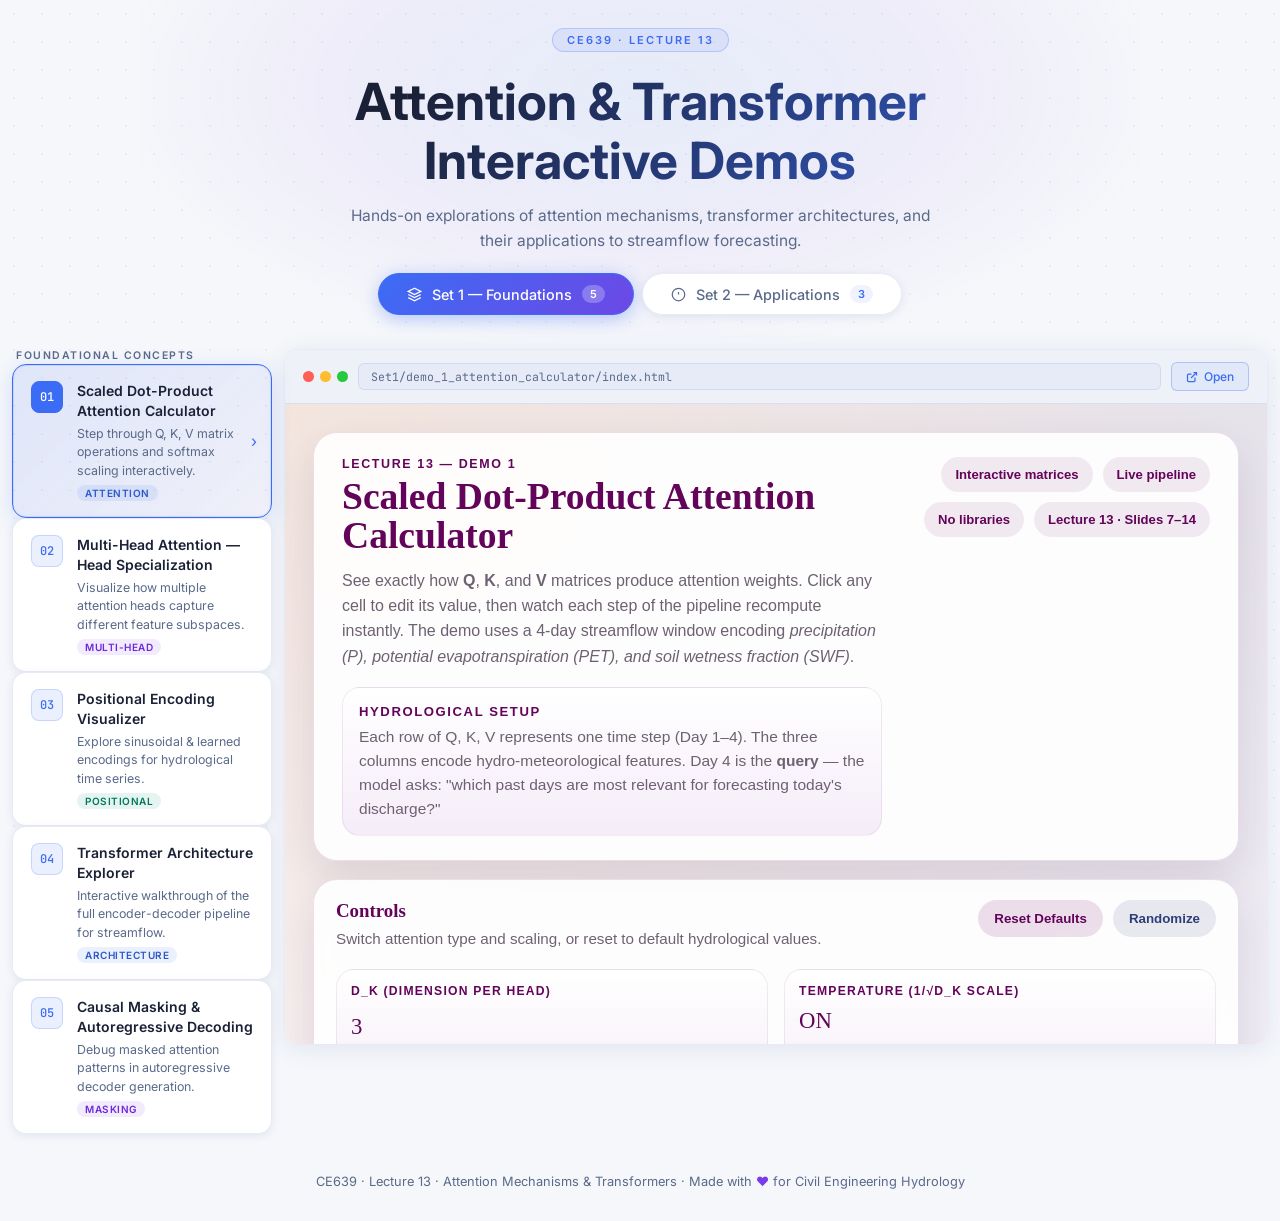
<file: index.html>
<!DOCTYPE html>
<html lang="en">

<head>
    <meta charset="UTF-8" />
    <meta name="viewport" content="width=device-width, initial-scale=1.0" />
    <title>CE639 — Lecture 13: Attention &amp; Transformers</title>
    <meta name="description"
        content="Interactive demos on attention mechanisms and transformer architectures for streamflow forecasting — CE639 Lecture 13." />
    <link rel="preconnect" href="https://fonts.googleapis.com" />
    <link rel="preconnect" href="https://fonts.gstatic.com" crossorigin />
    <link
        href="https://fonts.googleapis.com/css2?family=Inter:wght@300;400;500;600;700&family=JetBrains+Mono:wght@400;500&display=swap"
        rel="stylesheet" />
    <style>
        /* ── Reset & base ────────────────────────────────── */
        *,
        *::before,
        *::after {
            box-sizing: border-box;
            margin: 0;
            padding: 0;
        }

        :root {
            --bg: #f5f7fa;
            --bg-card: #ffffff;
            --bg-card2: #eef1f7;
            --border: rgba(99, 120, 180, 0.15);
            --accent: #3b6cf5;
            --accent2: #7c3aed;
            --accent3: #059669;
            --text: #1a2035;
            --text-muted: #5a6a8a;
            --shadow: rgba(60, 80, 160, 0.10);
            --radius: 14px;
            --transition: 0.25s cubic-bezier(.4, 0, .2, 1);
        }

        html {
            scroll-behavior: smooth;
        }

        body {
            font-family: 'Inter', sans-serif;
            background: var(--bg);
            color: var(--text);
            min-height: 100vh;
            overflow-x: hidden;
        }

        /* ── Subtle dot grid ────────────────────────────── */
        body::before {
            content: '';
            position: fixed;
            inset: 0;
            background-image: radial-gradient(circle, rgba(59, 108, 245, 0.07) 1px, transparent 1px);
            background-size: 28px 28px;
            pointer-events: none;
            z-index: 0;
        }

        /* ── Soft top wash ──────────────────────────────── */
        .glow-blob {
            position: fixed;
            top: -160px;
            left: 50%;
            transform: translateX(-50%);
            width: 1000px;
            height: 500px;
            background: radial-gradient(ellipse, rgba(59, 108, 245, 0.08) 0%, rgba(124, 58, 237, 0.05) 45%, transparent 75%);
            pointer-events: none;
            z-index: 0;
            animation: blobPulse 10s ease-in-out infinite alternate;
        }

        @keyframes blobPulse {
            from {
                opacity: 0.7;
                transform: translateX(-50%) scale(1);
            }

            to {
                opacity: 1;
                transform: translateX(-50%) scale(1.08);
            }
        }

        /* ── Layout wrapper ─────────────────────────────── */
        .wrapper {
            position: relative;
            z-index: 1;
            max-width: 1600px;
            margin: 0 auto;
            padding: 0 12px;
        }

        /* ── Header ─────────────────────────────────────── */
        header {
            padding: 28px 0 16px;
            text-align: center;
        }

        .badge {
            display: inline-block;
            font-size: 11px;
            font-weight: 600;
            letter-spacing: 2px;
            text-transform: uppercase;
            color: var(--accent);
            background: rgba(59, 108, 245, 0.09);
            border: 1px solid rgba(59, 108, 245, 0.25);
            border-radius: 100px;
            padding: 4px 14px;
            margin-bottom: 20px;
        }

        header h1 {
            font-size: clamp(2rem, 5vw, 3.2rem);
            font-weight: 700;
            line-height: 1.15;
            background: linear-gradient(135deg, #1a2035 30%, var(--accent) 100%);
            -webkit-background-clip: text;
            -webkit-text-fill-color: transparent;
            background-clip: text;
            margin-bottom: 14px;
        }

        header p.subtitle {
            font-size: 0.97rem;
            color: var(--text-muted);
            max-width: 580px;
            margin: 0 auto 20px;
            line-height: 1.6;
        }

        /* ── Set tabs ───────────────────────────────────── */
        .tab-row {
            display: flex;
            justify-content: center;
            gap: 8px;
            margin-bottom: 18px;
        }

        .tab-btn {
            position: relative;
            display: flex;
            align-items: center;
            gap: 10px;
            padding: 11px 28px;
            border-radius: 100px;
            border: 1.5px solid var(--border);
            background: var(--bg-card);
            color: var(--text-muted);
            font-family: 'Inter', sans-serif;
            font-size: 0.9rem;
            font-weight: 500;
            cursor: pointer;
            transition: all var(--transition);
            outline: none;
            box-shadow: 0 2px 8px var(--shadow);
        }

        .tab-btn .count {
            font-size: 11px;
            font-weight: 600;
            background: rgba(59, 108, 245, 0.08);
            color: var(--accent);
            border-radius: 100px;
            padding: 2px 8px;
            transition: all var(--transition);
        }

        .tab-btn:hover {
            border-color: rgba(59, 108, 245, 0.4);
            color: var(--text);
            box-shadow: 0 4px 16px var(--shadow);
        }

        .tab-btn.active {
            background: linear-gradient(135deg, #3b6cf5, #6d48e5);
            border-color: #3b6cf5;
            color: #fff;
            box-shadow: 0 4px 18px rgba(59, 108, 245, 0.35);
        }

        .tab-btn.active .count {
            background: rgba(255, 255, 255, 0.25);
            color: #fff;
        }

        /* ── Main two-panel layout ──────────────────────── */
        .main-layout {
            display: grid;
            grid-template-columns: 260px 1fr;
            gap: 12px;
            align-items: start;
        }

        @media (max-width: 900px) {
            .main-layout {
                grid-template-columns: 1fr;
            }
        }

        /* ── Demo sidebar ───────────────────────────────── */
        .sidebar {
            display: flex;
            flex-direction: column;
            gap: 10px;
            position: sticky;
            top: 24px;
        }

        .sidebar-section-label {
            font-size: 10.5px;
            font-weight: 600;
            letter-spacing: 1.5px;
            text-transform: uppercase;
            color: var(--text-muted);
            padding: 0 4px;
            margin-bottom: 2px;
        }

        .demo-card {
            position: relative;
            background: var(--bg-card);
            border: 1.5px solid var(--border);
            border-radius: var(--radius);
            padding: 16px 18px;
            cursor: pointer;
            transition: all var(--transition);
            overflow: hidden;
            box-shadow: 0 2px 8px var(--shadow);
        }

        .demo-card::before {
            content: '';
            position: absolute;
            inset: 0;
            background: linear-gradient(135deg, rgba(59, 108, 245, 0.05), transparent);
            opacity: 0;
            transition: opacity var(--transition);
        }

        .demo-card:hover {
            border-color: rgba(59, 108, 245, 0.35);
            transform: translateX(3px);
            box-shadow: 0 4px 16px var(--shadow);
        }

        .demo-card:hover::before {
            opacity: 1;
        }

        .demo-card.active {
            border-color: var(--accent);
            background: linear-gradient(135deg, rgba(59, 108, 245, 0.07), rgba(109, 72, 229, 0.04));
            box-shadow: 0 4px 20px rgba(59, 108, 245, 0.18), inset 0 0 0 1px rgba(59, 108, 245, 0.15);
        }

        .demo-card.active::before {
            opacity: 1;
        }

        .demo-card-inner {
            position: relative;
            z-index: 1;
            display: flex;
            align-items: flex-start;
            gap: 14px;
        }

        .demo-num {
            flex-shrink: 0;
            width: 32px;
            height: 32px;
            border-radius: 8px;
            background: rgba(59, 108, 245, 0.1);
            border: 1px solid rgba(59, 108, 245, 0.2);
            display: flex;
            align-items: center;
            justify-content: center;
            font-family: 'JetBrains Mono', monospace;
            font-size: 12px;
            font-weight: 500;
            color: var(--accent);
            transition: all var(--transition);
        }

        .demo-card.active .demo-num {
            background: var(--accent);
            border-color: var(--accent);
            color: #fff;
        }

        .demo-card-text {
            flex: 1;
            min-width: 0;
        }

        .demo-card-title {
            font-size: 0.875rem;
            font-weight: 600;
            color: var(--text);
            line-height: 1.4;
            margin-bottom: 4px;
        }

        .demo-card-desc {
            font-size: 0.775rem;
            color: var(--text-muted);
            line-height: 1.5;
        }

        .demo-card .arrow {
            position: absolute;
            right: 14px;
            top: 50%;
            transform: translateY(-50%);
            color: var(--accent);
            opacity: 0;
            transition: all var(--transition);
            font-size: 16px;
        }

        .demo-card:hover .arrow,
        .demo-card.active .arrow {
            opacity: 1;
        }

        /* ── Viewer panel ───────────────────────────────── */
        .viewer-panel {
            border-radius: var(--radius);
            overflow: hidden;
            background: var(--bg-card);
            border: 1.5px solid var(--border);
            display: flex;
            flex-direction: column;
            min-height: calc(100vh - 220px);
            box-shadow: 0 4px 24px var(--shadow);
        }

        .viewer-toolbar {
            display: flex;
            align-items: center;
            gap: 10px;
            padding: 12px 18px;
            background: var(--bg-card2);
            border-bottom: 1px solid var(--border);
            flex-shrink: 0;
        }

        .viewer-dots {
            display: flex;
            gap: 6px;
        }

        .viewer-dots span {
            width: 11px;
            height: 11px;
            border-radius: 50%;
        }

        .viewer-dots span:nth-child(1) {
            background: #ff5f57;
        }

        .viewer-dots span:nth-child(2) {
            background: #ffbd2e;
        }

        .viewer-dots span:nth-child(3) {
            background: #28c840;
        }

        .viewer-url {
            flex: 1;
            background: rgba(59, 108, 245, 0.04);
            border: 1px solid var(--border);
            border-radius: 6px;
            padding: 5px 12px;
            font-family: 'JetBrains Mono', monospace;
            font-size: 11.5px;
            color: var(--text-muted);
            white-space: nowrap;
            overflow: hidden;
            text-overflow: ellipsis;
        }

        .viewer-open-btn {
            display: flex;
            align-items: center;
            gap: 6px;
            padding: 6px 14px;
            border-radius: 6px;
            border: 1.5px solid rgba(59, 108, 245, 0.3);
            background: rgba(59, 108, 245, 0.07);
            color: var(--accent);
            font-size: 12px;
            font-weight: 500;
            cursor: pointer;
            text-decoration: none;
            transition: all var(--transition);
            white-space: nowrap;
        }

        .viewer-open-btn:hover {
            background: rgba(59, 108, 245, 0.15);
            border-color: var(--accent);
        }

        #demo-frame {
            width: 100%;
            flex: 1;
            border: none;
            min-height: calc(100vh - 260px);
            background: #fff;
            display: block;
        }

        .viewer-placeholder {
            flex: 1;
            display: flex;
            flex-direction: column;
            align-items: center;
            justify-content: center;
            gap: 16px;
            padding: 60px 24px;
            text-align: center;
        }

        .viewer-placeholder .icon {
            font-size: 48px;
            opacity: 0.3;
        }

        .viewer-placeholder p {
            font-size: 0.9rem;
            color: var(--text-muted);
            max-width: 280px;
        }

        /* ── Footer ─────────────────────────────────────── */
        footer {
            text-align: center;
            padding: 40px 0 32px;
            color: var(--text-muted);
            font-size: 0.8rem;
        }

        footer span {
            color: var(--accent2);
        }

        /* ── Fade animation ─────────────────────────────── */
        @keyframes fadeIn {
            from {
                opacity: 0;
                transform: translateY(8px);
            }

            to {
                opacity: 1;
                transform: translateY(0);
            }
        }

        .fade-in {
            animation: fadeIn 0.35s ease forwards;
        }

        /* ── Tag chips ──────────────────────────────────── */
        .tag {
            display: inline-block;
            font-size: 10px;
            font-weight: 600;
            letter-spacing: 0.5px;
            text-transform: uppercase;
            padding: 2px 8px;
            border-radius: 100px;
            margin-top: 5px;
        }

        .tag-blue {
            background: rgba(59, 108, 245, 0.10);
            color: #2d58c8;
        }

        .tag-purple {
            background: rgba(124, 58, 237, 0.10);
            color: #6d28d9;
        }

        .tag-green {
            background: rgba(5, 150, 105, 0.10);
            color: #047857;
        }
    </style>
</head>

<body>
    <div class="glow-blob"></div>

    <div class="wrapper">
        <!-- Header -->
        <header>
            <div class="badge">CE639 · Lecture 13</div>
            <h1>Attention &amp; Transformer<br>Interactive Demos</h1>
            <p class="subtitle">
                Hands-on explorations of attention mechanisms, transformer
                architectures, and their applications to streamflow forecasting.
            </p>

            <!-- Set Tabs -->
            <div class="tab-row" role="tablist" aria-label="Demo Sets">
                <button class="tab-btn active" id="tab-set1" role="tab" aria-selected="true" aria-controls="panel-set1"
                    onclick="switchSet(1)">
                    <svg width="15" height="15" viewBox="0 0 24 24" fill="none" stroke="currentColor" stroke-width="2">
                        <path d="M12 2L2 7l10 5 10-5-10-5z" />
                        <path d="M2 17l10 5 10-5" />
                        <path d="M2 12l10 5 10-5" />
                    </svg>
                    Set 1 — Foundations
                    <span class="count">5</span>
                </button>
                <button class="tab-btn" id="tab-set2" role="tab" aria-selected="false" aria-controls="panel-set2"
                    onclick="switchSet(2)">
                    <svg width="15" height="15" viewBox="0 0 24 24" fill="none" stroke="currentColor" stroke-width="2">
                        <circle cx="12" cy="12" r="10" />
                        <line x1="12" y1="8" x2="12" y2="12" />
                        <line x1="12" y1="16" x2="12.01" y2="16" />
                    </svg>
                    Set 2 — Applications
                    <span class="count">3</span>
                </button>
            </div>
        </header>

        <!-- Main layout -->
        <div class="main-layout">
            <!-- Sidebar -->
            <nav class="sidebar" aria-label="Demos">

                <!-- Set 1 panel -->
                <div id="panel-set1" role="tabpanel" aria-labelledby="tab-set1">
                    <p class="sidebar-section-label">Foundational Concepts</p>

                    <div class="demo-card active fade-in" id="card-1"
                        onclick="loadDemo('Set1/demo_1_attention_calculator/index.html', this, 'Scaled Dot-Product Attention Calculator')">
                        <div class="demo-card-inner">
                            <div class="demo-num">01</div>
                            <div class="demo-card-text">
                                <div class="demo-card-title">Scaled Dot-Product Attention Calculator</div>
                                <div class="demo-card-desc">Step through Q, K, V matrix operations and softmax scaling
                                    interactively.</div>
                                <span class="tag tag-blue">Attention</span>
                            </div>
                        </div>
                        <span class="arrow">›</span>
                    </div>

                    <div class="demo-card fade-in" id="card-2"
                        onclick="loadDemo('Set1/demo_2_multihead_attention/index.html', this, 'Multi-Head Attention — Head Specialization')">
                        <div class="demo-card-inner">
                            <div class="demo-num">02</div>
                            <div class="demo-card-text">
                                <div class="demo-card-title">Multi-Head Attention — Head Specialization</div>
                                <div class="demo-card-desc">Visualize how multiple attention heads capture different
                                    feature subspaces.</div>
                                <span class="tag tag-purple">Multi-Head</span>
                            </div>
                        </div>
                        <span class="arrow">›</span>
                    </div>

                    <div class="demo-card fade-in" id="card-3"
                        onclick="loadDemo('Set1/demo_3_positional_encoding/index.html', this, 'Positional Encoding Visualizer — Hydrological Cycles')">
                        <div class="demo-card-inner">
                            <div class="demo-num">03</div>
                            <div class="demo-card-text">
                                <div class="demo-card-title">Positional Encoding Visualizer</div>
                                <div class="demo-card-desc">Explore sinusoidal &amp; learned encodings for hydrological
                                    time series.</div>
                                <span class="tag tag-green">Positional</span>
                            </div>
                        </div>
                        <span class="arrow">›</span>
                    </div>

                    <div class="demo-card fade-in" id="card-4"
                        onclick="loadDemo('Set1/demo_4_transformer_architecture/index.html', this, 'Transformer Architecture Explorer — Streamflow Forecasting')">
                        <div class="demo-card-inner">
                            <div class="demo-num">04</div>
                            <div class="demo-card-text">
                                <div class="demo-card-title">Transformer Architecture Explorer</div>
                                <div class="demo-card-desc">Interactive walkthrough of the full encoder-decoder pipeline
                                    for streamflow.</div>
                                <span class="tag tag-blue">Architecture</span>
                            </div>
                        </div>
                        <span class="arrow">›</span>
                    </div>

                    <div class="demo-card fade-in" id="card-5"
                        onclick="loadDemo('Set1/demo_5_causal_masking/index.html', this, 'Causal Masking &amp; Autoregressive Decoding Debugger')">
                        <div class="demo-card-inner">
                            <div class="demo-num">05</div>
                            <div class="demo-card-text">
                                <div class="demo-card-title">Causal Masking &amp; Autoregressive Decoding</div>
                                <div class="demo-card-desc">Debug masked attention patterns in autoregressive decoder
                                    generation.</div>
                                <span class="tag tag-purple">Masking</span>
                            </div>
                        </div>
                        <span class="arrow">›</span>
                    </div>
                </div>

                <!-- Set 2 panel (hidden initially) -->
                <div id="panel-set2" role="tabpanel" aria-labelledby="tab-set2" style="display:none;">
                    <p class="sidebar-section-label">Applied Hydrology</p>

                    <div class="demo-card fade-in" id="card-6"
                        onclick="loadDemo('Set2/01_bahdanau_streamflow_demo/index.html', this, 'Bahdanau Attention for Streamflow Forecasting')">
                        <div class="demo-card-inner">
                            <div class="demo-num">01</div>
                            <div class="demo-card-text">
                                <div class="demo-card-title">Bahdanau Attention for Streamflow Forecasting</div>
                                <div class="demo-card-desc">Classic additive attention applied to multi-step streamflow
                                    prediction.</div>
                                <span class="tag tag-green">Bahdanau</span>
                            </div>
                        </div>
                        <span class="arrow">›</span>
                    </div>

                    <div class="demo-card fade-in" id="card-7"
                        onclick="loadDemo('Set2/02_self_attention_positional_encoding_lab/index.html', this, 'Scaled Dot-Product Attention and Positional Encoding')">
                        <div class="demo-card-inner">
                            <div class="demo-num">02</div>
                            <div class="demo-card-text">
                                <div class="demo-card-title">Self-Attention &amp; Positional Encoding Lab</div>
                                <div class="demo-card-desc">Hands-on lab combining self-attention with various
                                    positional schemes.</div>
                                <span class="tag tag-blue">Lab</span>
                            </div>
                        </div>
                        <span class="arrow">›</span>
                    </div>

                    <div class="demo-card fade-in" id="card-9"
                        onclick="loadDemo('Set2/04_ce_transformer_variants_decision_lab/index.html', this, 'CE Transformer Variants Decision Lab')">
                        <div class="demo-card-inner">
                            <div class="demo-num">03</div>
                            <div class="demo-card-text">
                                <div class="demo-card-title">CE Transformer Variants Decision Lab</div>
                                <div class="demo-card-desc">Compare PatchTST, Autoformer, Informer and other variants
                                    for CE tasks.</div>
                                <span class="tag tag-green">Variants</span>
                            </div>
                        </div>
                        <span class="arrow">›</span>
                    </div>
                </div>
            </nav>

            <!-- Viewer -->
            <div class="viewer-panel" id="viewer-panel">
                <div class="viewer-toolbar">
                    <div class="viewer-dots"><span></span><span></span><span></span></div>
                    <div class="viewer-url" id="viewer-url">Select a demo from the left panel</div>
                    <a href="#" id="viewer-open" class="viewer-open-btn" target="_blank" style="display:none;"
                        title="Open in new tab">
                        <svg width="12" height="12" viewBox="0 0 24 24" fill="none" stroke="currentColor"
                            stroke-width="2.5">
                            <path d="M18 13v6a2 2 0 0 1-2 2H5a2 2 0 0 1-2-2V8a2 2 0 0 1 2-2h6" />
                            <polyline points="15 3 21 3 21 9" />
                            <line x1="10" y1="14" x2="21" y2="3" />
                        </svg>
                        Open
                    </a>
                </div>

                <!-- Placeholder shown before any demo is selected -->
                <div class="viewer-placeholder" id="viewer-placeholder">
                    <div class="icon">🔬</div>
                    <p>Select a demo from the sidebar to load it here.</p>
                </div>

                <!-- iframe hidden until a demo is loaded -->
                <iframe id="demo-frame" src="" style="display:none;" title="Demo viewer" allow="fullscreen"
                    sandbox="allow-scripts allow-same-origin allow-forms allow-popups"></iframe>
            </div>
        </div>

        <footer>
            CE639 &middot; Lecture 13 &middot; Attention Mechanisms &amp; Transformers &middot;
            Made with <span>♥</span> for Civil Engineering Hydrology
        </footer>
    </div>

    <script>
        let currentSet = 1;
        let currentCard = null;
        let currentPath = null;

        // Initialise — load the first demo automatically
        document.addEventListener('DOMContentLoaded', () => {
            const firstCard = document.getElementById('card-1');
            loadDemo('Set1/demo_1_attention_calculator/index.html', firstCard, 'Scaled Dot-Product Attention Calculator');
        });

        function switchSet(n) {
            if (currentSet === n) return;
            currentSet = n;

            // Update tab buttons
            document.getElementById('tab-set1').classList.toggle('active', n === 1);
            document.getElementById('tab-set2').classList.toggle('active', n === 2);
            document.getElementById('tab-set1').setAttribute('aria-selected', n === 1);
            document.getElementById('tab-set2').setAttribute('aria-selected', n === 2);

            // Show / hide panels
            document.getElementById('panel-set1').style.display = n === 1 ? '' : 'none';
            document.getElementById('panel-set2').style.display = n === 2 ? '' : 'none';

            // Load first card of the chosen set
            if (n === 1) {
                const card = document.getElementById('card-1');
                loadDemo('Set1/demo_1_attention_calculator/index.html', card, 'Scaled Dot-Product Attention Calculator');
            } else {
                const card = document.getElementById('card-6');
                loadDemo('Set2/01_bahdanau_streamflow_demo/index.html', card, 'Bahdanau Attention for Streamflow Forecasting');
            }
        }

        function loadDemo(path, cardEl, title) {
            // Deactivate current card
            if (currentCard && currentCard !== cardEl) {
                currentCard.classList.remove('active');
            }

            cardEl.classList.add('active');
            currentCard = cardEl;
            currentPath = path;

            // Update toolbar
            document.getElementById('viewer-url').textContent = path;
            const openBtn = document.getElementById('viewer-open');
            openBtn.href = path;
            openBtn.style.display = '';

            // Show iframe, hide placeholder
            document.getElementById('viewer-placeholder').style.display = 'none';
            const frame = document.getElementById('demo-frame');
            frame.style.display = 'block';
            frame.src = path;
            frame.title = title;
        }
    </script>
</body>

</html>
</file>
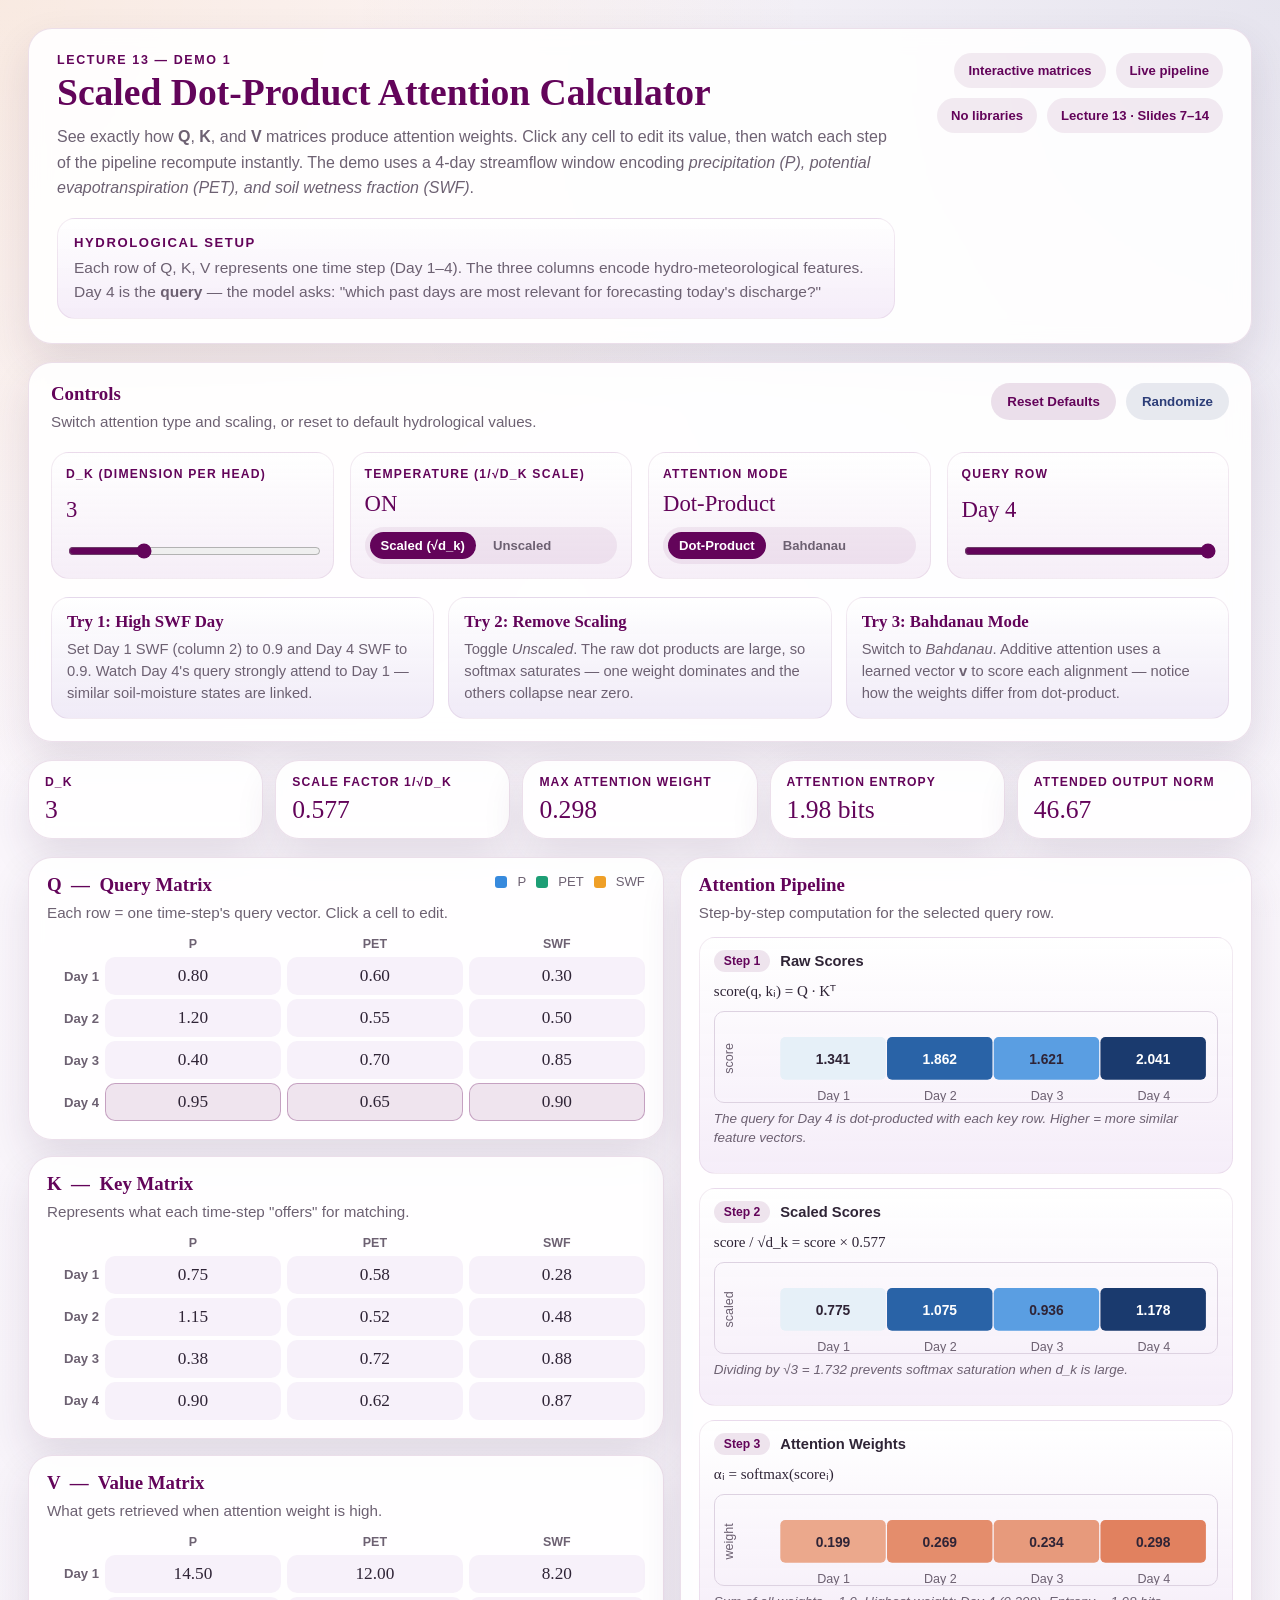
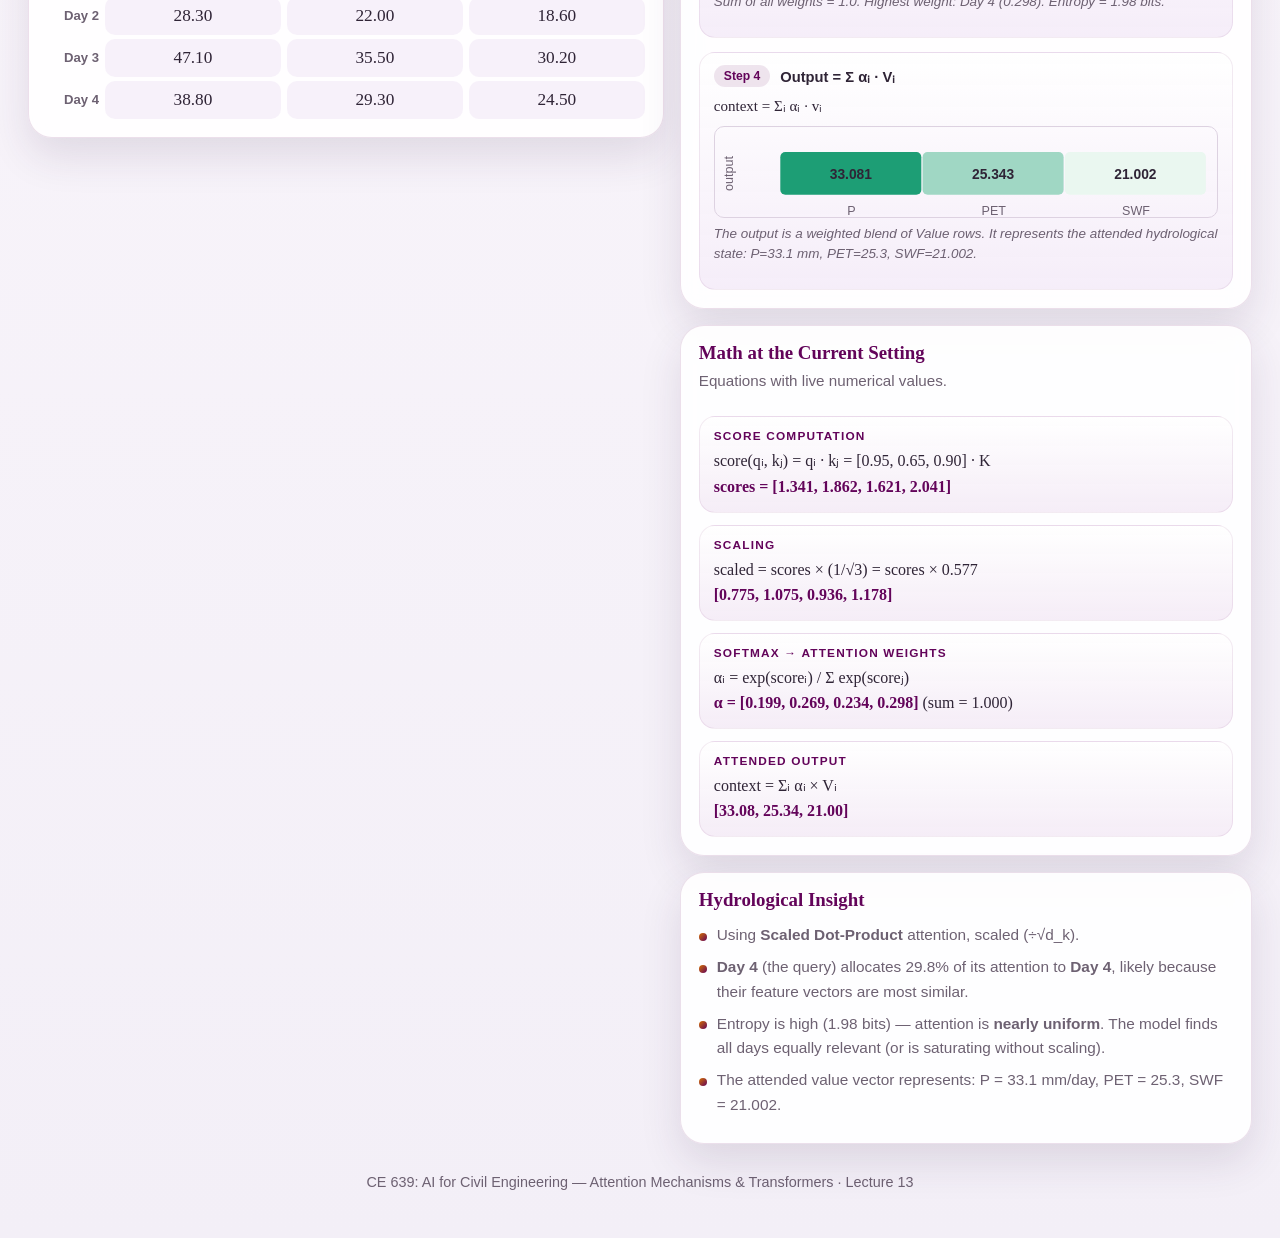
<file: Set1/demo_1_attention_calculator/index.html>
<!DOCTYPE html>
<html lang="en">
  <head>
    <meta charset="UTF-8" />
    <meta name="viewport" content="width=device-width, initial-scale=1.0" />
    <title>Scaled Dot-Product Attention Calculator</title>
    <link rel="stylesheet" href="./styles.css" />
  </head>
  <body>
    <div class="page-shell">
      <header class="hero">
        <div>
          <p class="eyebrow">Lecture 13 — Demo 1</p>
          <h1>Scaled Dot-Product Attention Calculator</h1>
          <p class="hero-copy">
            See exactly how <strong>Q</strong>, <strong>K</strong>, and <strong>V</strong> matrices
            produce attention weights. Click any cell to edit its value, then watch each step of the
            pipeline recompute instantly. The demo uses a 4-day streamflow window encoding
            <em>precipitation (P), potential evapotranspiration (PET), and soil wetness fraction (SWF)</em>.
          </p>
          <div class="hero-story">
            <div class="story-label">Hydrological Setup</div>
            <div class="story-copy">
              Each row of Q, K, V represents one time step (Day 1–4). The three columns encode
              hydro-meteorological features. Day 4 is the <strong>query</strong> — the model asks:
              "which past days are most relevant for forecasting today's discharge?"
            </div>
          </div>
        </div>
        <div class="hero-note">
          <div class="note-pill">Interactive matrices</div>
          <div class="note-pill">Live pipeline</div>
          <div class="note-pill">No libraries</div>
          <div class="note-pill">Lecture 13 · Slides 7–14</div>
        </div>
      </header>

      <!-- Controls -->
      <section class="controls-card">
        <div class="controls-header">
          <div>
            <h2>Controls</h2>
            <p class="controls-copy">Switch attention type and scaling, or reset to default hydrological values.</p>
          </div>
          <div class="button-row">
            <button id="resetBtn" type="button">Reset Defaults</button>
            <button id="randomBtn" type="button" class="secondary">Randomize</button>
          </div>
        </div>
        <div class="controls-grid">
          <label class="control">
            <span class="control-label">d_k (dimension per head)</span>
            <span id="dkValue" class="control-value">3</span>
            <input id="dkSlider" type="range" min="1" max="8" step="1" value="3" />
          </label>
          <label class="control">
            <span class="control-label">Temperature (1/√d_k scale)</span>
            <span id="tempValue" class="control-value">ON</span>
            <div class="segmented" role="group">
              <button id="scaleOn" class="segmented-btn active" type="button">Scaled (√d_k)</button>
              <button id="scaleOff" class="segmented-btn" type="button">Unscaled</button>
            </div>
          </label>
          <label class="control">
            <span class="control-label">Attention Mode</span>
            <span id="modeValue" class="control-value">Dot-Product</span>
            <div class="segmented" role="group">
              <button id="modeDot" class="segmented-btn active" type="button">Dot-Product</button>
              <button id="modeBah" class="segmented-btn" type="button">Bahdanau</button>
            </div>
          </label>
          <label class="control">
            <span class="control-label">Query Row</span>
            <span id="qRowValue" class="control-value">Day 4</span>
            <input id="qRowSlider" type="range" min="0" max="3" step="1" value="3" />
          </label>
        </div>
        <div class="prompt-grid">
          <article class="prompt-card">
            <div class="prompt-title">Try 1: High SWF Day</div>
            <p class="prompt-copy">Set Day 1 SWF (column 2) to 0.9 and Day 4 SWF to 0.9. Watch Day 4's query strongly attend to Day 1 — similar soil-moisture states are linked.</p>
          </article>
          <article class="prompt-card">
            <div class="prompt-title">Try 2: Remove Scaling</div>
            <p class="prompt-copy">Toggle <em>Unscaled</em>. The raw dot products are large, so softmax saturates — one weight dominates and the others collapse near zero.</p>
          </article>
          <article class="prompt-card">
            <div class="prompt-title">Try 3: Bahdanau Mode</div>
            <p class="prompt-copy">Switch to <em>Bahdanau</em>. Additive attention uses a learned vector <strong>v</strong> to score each alignment — notice how the weights differ from dot-product.</p>
          </article>
        </div>
      </section>

      <!-- Metric cards -->
      <section class="metrics-grid">
        <article class="metric-card">
          <div class="metric-label">d_k</div>
          <div id="metricDk" class="metric-value">3</div>
        </article>
        <article class="metric-card">
          <div class="metric-label">Scale Factor 1/√d_k</div>
          <div id="metricScale" class="metric-value">0.577</div>
        </article>
        <article class="metric-card">
          <div class="metric-label">Max Attention Weight</div>
          <div id="metricMaxAttn" class="metric-value">—</div>
        </article>
        <article class="metric-card">
          <div class="metric-label">Attention Entropy</div>
          <div id="metricEntropy" class="metric-value">—</div>
        </article>
        <article class="metric-card">
          <div class="metric-label">Attended Output Norm</div>
          <div id="metricNorm" class="metric-value">—</div>
        </article>
      </section>

      <!-- Main dashboard -->
      <section class="dashboard">
        <!-- Left: matrix editors -->
        <div class="matrix-col">
          <article class="panel mat-panel" id="panelQ">
            <div class="panel-header">
              <div>
                <h2>Q &nbsp;—&nbsp; Query Matrix</h2>
                <p class="panel-copy">Each row = one time-step's query vector. Click a cell to edit.</p>
              </div>
              <div class="mat-legend">
                <span class="mleg-col" style="background:#378ADD"></span>P
                <span class="mleg-col" style="background:#1D9E75"></span>PET
                <span class="mleg-col" style="background:#EF9F27"></span>SWF
              </div>
            </div>
            <div id="matQ" class="matrix-grid"></div>
          </article>
          <article class="panel mat-panel" id="panelK">
            <div class="panel-header">
              <div>
                <h2>K &nbsp;—&nbsp; Key Matrix</h2>
                <p class="panel-copy">Represents what each time-step "offers" for matching.</p>
              </div>
            </div>
            <div id="matK" class="matrix-grid"></div>
          </article>
          <article class="panel mat-panel" id="panelV">
            <div class="panel-header">
              <div>
                <h2>V &nbsp;—&nbsp; Value Matrix</h2>
                <p class="panel-copy">What gets retrieved when attention weight is high.</p>
              </div>
            </div>
            <div id="matV" class="matrix-grid"></div>
          </article>
        </div>

        <!-- Right: pipeline visualization -->
        <div class="pipeline-col">
          <article class="panel">
            <div class="panel-header">
              <div>
                <h2>Attention Pipeline</h2>
                <p class="panel-copy">Step-by-step computation for the selected query row.</p>
              </div>
            </div>
            <div class="pipeline-steps" id="pipelineSteps"></div>
          </article>

          <!-- Math panel -->
          <article class="panel math-panel">
            <div class="panel-header">
              <div>
                <h2>Math at the Current Setting</h2>
                <p class="panel-copy">Equations with live numerical values.</p>
              </div>
            </div>
            <div class="math-block">
              <div class="math-kicker">Score Computation</div>
              <div id="mathScore" class="math-display"></div>
            </div>
            <div class="math-block" id="mathScaleBlock">
              <div class="math-kicker">Scaling</div>
              <div id="mathScale" class="math-display"></div>
            </div>
            <div class="math-block">
              <div class="math-kicker">Softmax → Attention Weights</div>
              <div id="mathSoftmax" class="math-display"></div>
            </div>
            <div class="math-block">
              <div class="math-kicker">Attended Output</div>
              <div id="mathOutput" class="math-display"></div>
            </div>
          </article>

          <!-- Interpretation -->
          <article class="panel insight-panel">
            <div class="panel-header">
              <div><h2>Hydrological Insight</h2></div>
            </div>
            <div id="interpretation" class="insight-copy"></div>
          </article>
        </div>
      </section>

      <footer class="site-footer">
        CE 639: AI for Civil Engineering — Attention Mechanisms &amp; Transformers · Lecture 13
      </footer>
    </div>
    <script src="./app.js"></script>
  </body>
</html>
</file>
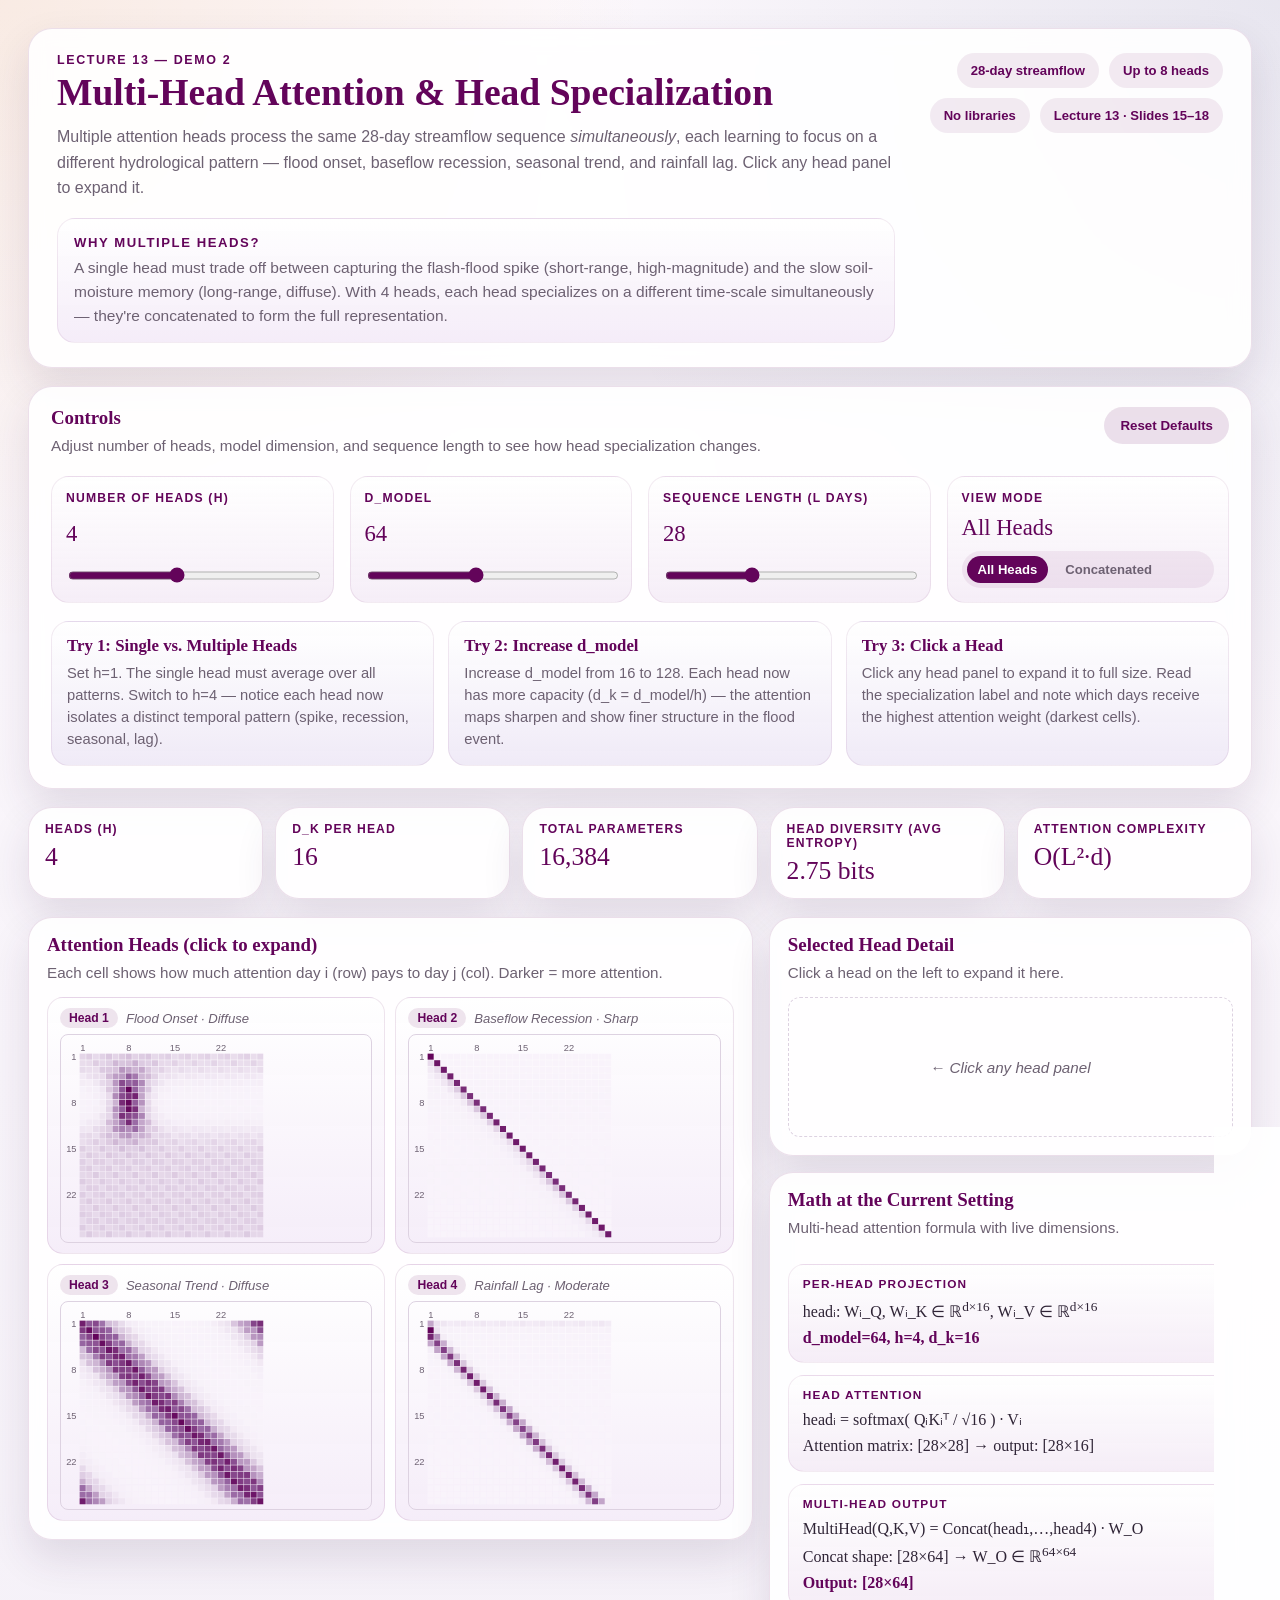
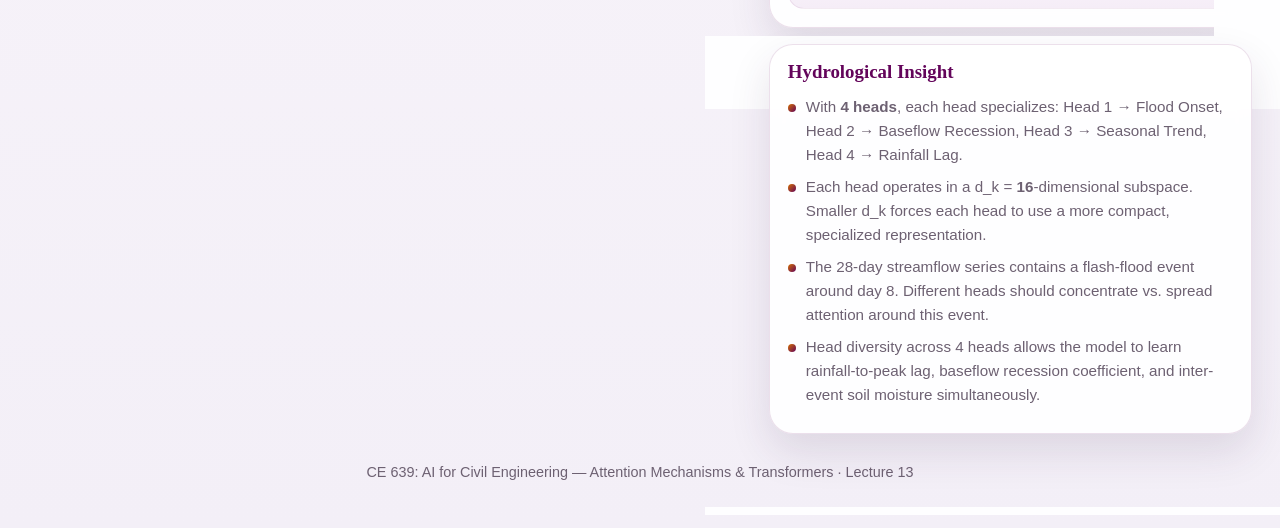
<file: Set1/demo_2_multihead_attention/index.html>
<!DOCTYPE html>
<html lang="en">

<head>
    <meta charset="UTF-8" />
    <meta name="viewport" content="width=device-width, initial-scale=1.0" />
    <title>Multi-Head Attention — Head Specialization</title>
    <link rel="stylesheet" href="./styles.css" />
</head>

<body>
    <div class="page-shell">
        <header class="hero">
            <div>
                <p class="eyebrow">Lecture 13 — Demo 2</p>
                <h1>Multi-Head Attention &amp; Head Specialization</h1>
                <p class="hero-copy">
                    Multiple attention heads process the same 28-day streamflow sequence <em>simultaneously</em>,
                    each learning to focus on a different hydrological pattern — flood onset, baseflow recession,
                    seasonal trend, and rainfall lag. Click any head panel to expand it.
                </p>
                <div class="hero-story">
                    <div class="story-label">Why Multiple Heads?</div>
                    <div class="story-copy">
                        A single head must trade off between capturing the flash-flood spike
                        (short-range, high-magnitude) and the slow soil-moisture memory
                        (long-range, diffuse). With 4 heads, each head specializes on a different
                        time-scale simultaneously — they're concatenated to form the full representation.
                    </div>
                </div>
            </div>
            <div class="hero-note">
                <div class="note-pill">28-day streamflow</div>
                <div class="note-pill">Up to 8 heads</div>
                <div class="note-pill">No libraries</div>
                <div class="note-pill">Lecture 13 · Slides 15–18</div>
            </div>
        </header>

        <!-- Controls -->
        <section class="controls-card">
            <div class="controls-header">
                <div>
                    <h2>Controls</h2>
                    <p class="controls-copy">Adjust number of heads, model dimension, and sequence length to see how
                        head specialization changes.</p>
                </div>
                <div class="button-row">
                    <button id="resetBtn" type="button">Reset Defaults</button>
                </div>
            </div>
            <div class="controls-grid">
                <label class="control">
                    <span class="control-label">Number of Heads (h)</span>
                    <span id="nHeadsValue" class="control-value">4</span>
                    <input id="nHeadsSlider" type="range" min="1" max="8" step="1" value="4" />
                </label>
                <label class="control">
                    <span class="control-label">d_model</span>
                    <span id="dModelValue" class="control-value">64</span>
                    <input id="dModelSlider" type="range" min="16" max="128" step="16" value="64" />
                </label>
                <label class="control">
                    <span class="control-label">Sequence Length (L days)</span>
                    <span id="seqLenValue" class="control-value">28</span>
                    <input id="seqLenSlider" type="range" min="14" max="56" step="7" value="28" />
                </label>
                <label class="control">
                    <span class="control-label">View Mode</span>
                    <span id="viewModeValue" class="control-value">All Heads</span>
                    <div class="segmented" role="group">
                        <button id="viewAll" class="segmented-btn active" type="button">All Heads</button>
                        <button id="viewConcat" class="segmented-btn" type="button">Concatenated</button>
                    </div>
                </label>
            </div>
            <div class="prompt-grid">
                <article class="prompt-card">
                    <div class="prompt-title">Try 1: Single vs. Multiple Heads</div>
                    <p class="prompt-copy">Set h=1. The single head must average over all patterns. Switch to h=4 —
                        notice each head now isolates a distinct temporal pattern (spike, recession, seasonal, lag).</p>
                </article>
                <article class="prompt-card">
                    <div class="prompt-title">Try 2: Increase d_model</div>
                    <p class="prompt-copy">Increase d_model from 16 to 128. Each head now has more capacity (d_k =
                        d_model/h) — the attention maps sharpen and show finer structure in the flood event.</p>
                </article>
                <article class="prompt-card">
                    <div class="prompt-title">Try 3: Click a Head</div>
                    <p class="prompt-copy">Click any head panel to expand it to full size. Read the specialization label
                        and note which days receive the highest attention weight (darkest cells).</p>
                </article>
            </div>
        </section>

        <!-- Metrics -->
        <section class="metrics-grid">
            <article class="metric-card">
                <div class="metric-label">Heads (h)</div>
                <div id="metricH" class="metric-value">4</div>
            </article>
            <article class="metric-card">
                <div class="metric-label">d_k per head</div>
                <div id="metricDk" class="metric-value">16</div>
            </article>
            <article class="metric-card">
                <div class="metric-label">Total Parameters</div>
                <div id="metricParams" class="metric-value">—</div>
            </article>
            <article class="metric-card">
                <div class="metric-label">Head Diversity (avg entropy)</div>
                <div id="metricDiversity" class="metric-value">—</div>
            </article>
            <article class="metric-card">
                <div class="metric-label">Attention Complexity</div>
                <div id="metricComplexity" class="metric-value">O(L²)</div>
            </article>
        </section>

        <!-- Main dashboard -->
        <section class="dashboard">
            <!-- Left: head grid -->
            <div class="heads-col">
                <article class="panel">
                    <div class="panel-header">
                        <div>
                            <h2 id="headsTitle">Attention Heads (click to expand)</h2>
                            <p class="panel-copy" id="headsSubtitle">Each cell shows how much attention day i (row) pays
                                to day j (col). Darker = more attention.</p>
                        </div>
                    </div>
                    <div id="headsGrid" class="heads-grid"></div>
                </article>
            </div>

            <!-- Right: detail + math -->
            <div class="detail-col">
                <article class="panel" id="selectedHeadPanel">
                    <div class="panel-header">
                        <div>
                            <h2>Selected Head Detail</h2>
                            <p class="panel-copy">Click a head on the left to expand it here.</p>
                        </div>
                    </div>
                    <div id="selectedHeadContent" class="empty-hint">← Click any head panel</div>
                    <svg id="expandedAttn" class="expanded-attn" viewBox="0 0 400 360" style="display:none"></svg>
                    <div id="expandedNote" class="pipe-note" style="display:none"></div>
                </article>

                <!-- Math panel -->
                <article class="panel math-panel">
                    <div class="panel-header">
                        <div>
                            <h2>Math at the Current Setting</h2>
                            <p class="panel-copy">Multi-head attention formula with live dimensions.</p>
                        </div>
                    </div>
                    <div class="math-block">
                        <div class="math-kicker">Per-Head Projection</div>
                        <div id="mathPerHead" class="math-display"></div>
                    </div>
                    <div class="math-block">
                        <div class="math-kicker">Head Attention</div>
                        <div id="mathHeadAttn" class="math-display"></div>
                    </div>
                    <div class="math-block">
                        <div class="math-kicker">Multi-Head Output</div>
                        <div id="mathMultiHead" class="math-display"></div>
                    </div>
                </article>

                <!-- Interpretation -->
                <article class="panel insight-panel">
                    <div class="panel-header">
                        <div>
                            <h2>Hydrological Insight</h2>
                        </div>
                    </div>
                    <div id="interpretation" class="insight-copy"></div>
                </article>
            </div>
        </section>

        <footer class="site-footer">
            CE 639: AI for Civil Engineering — Attention Mechanisms &amp; Transformers · Lecture 13
        </footer>
    </div>
    <script src="./app.js"></script>
</body>

</html>
</file>
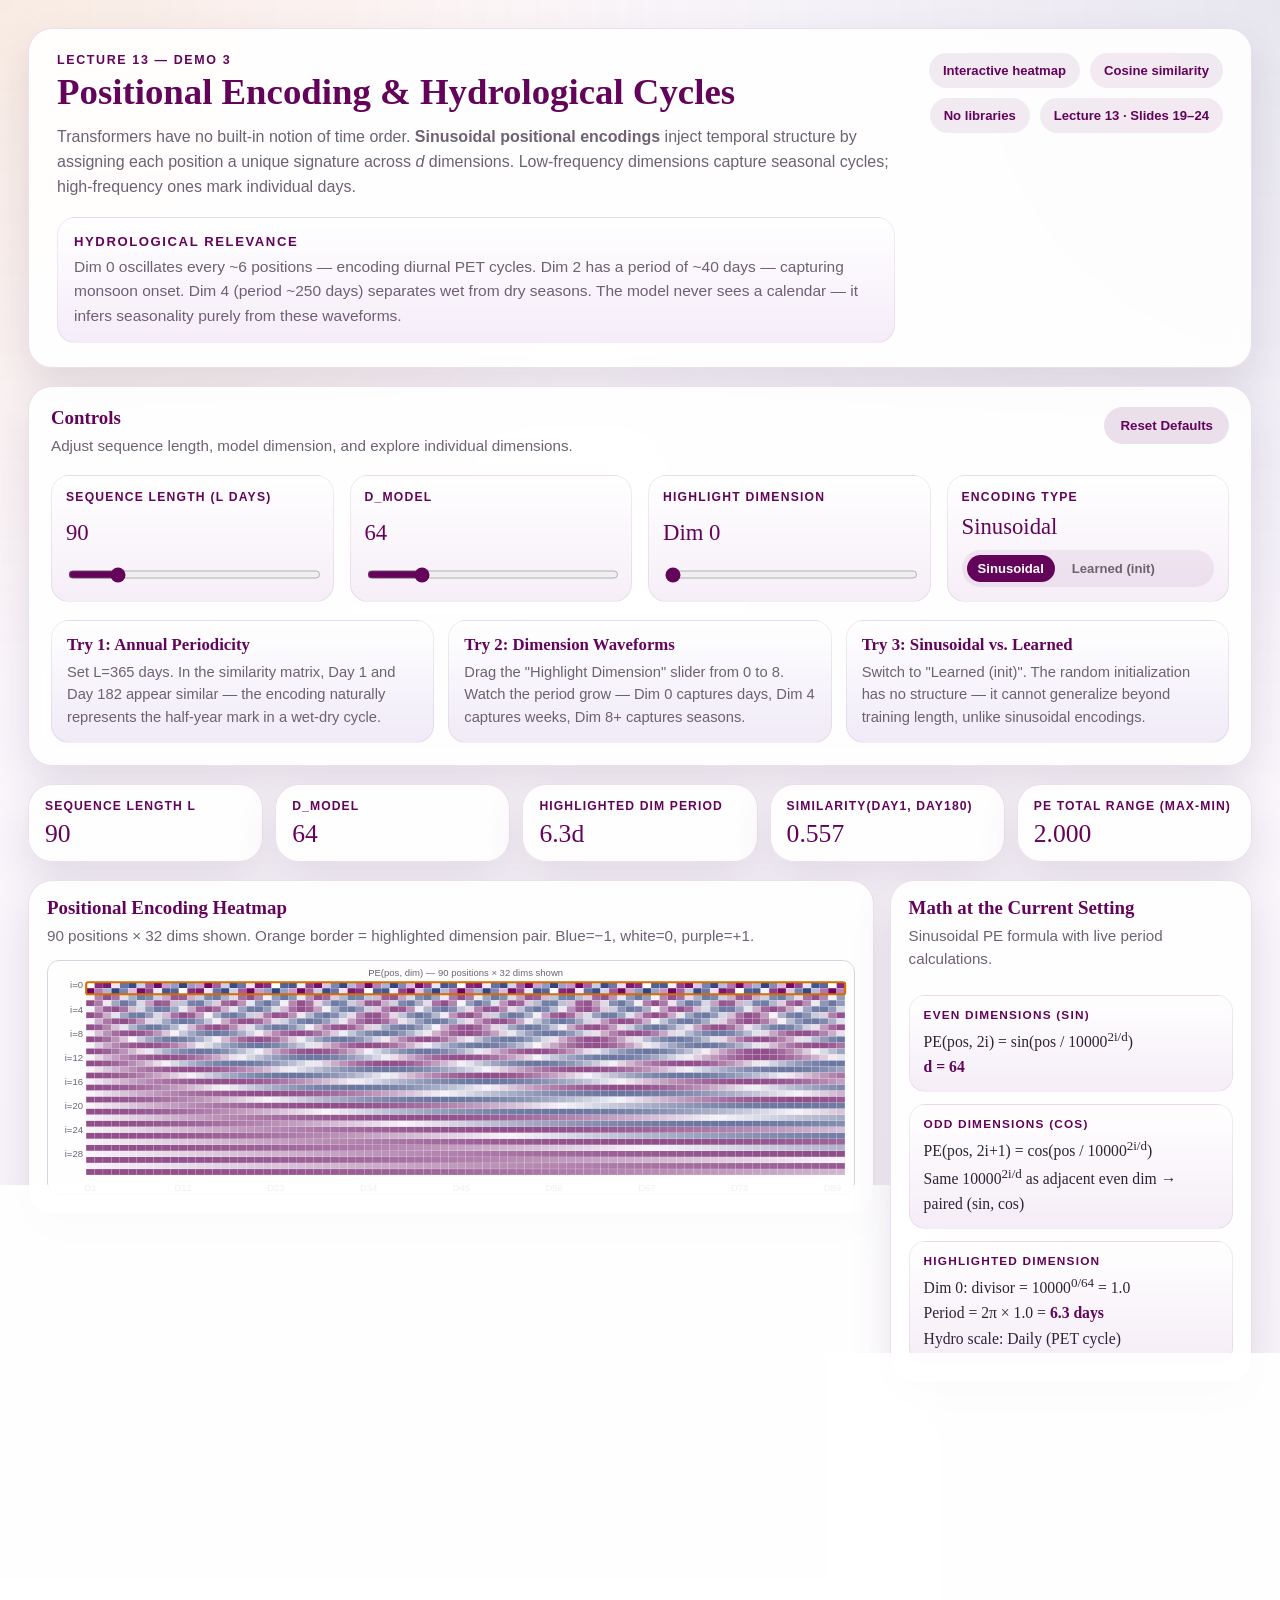
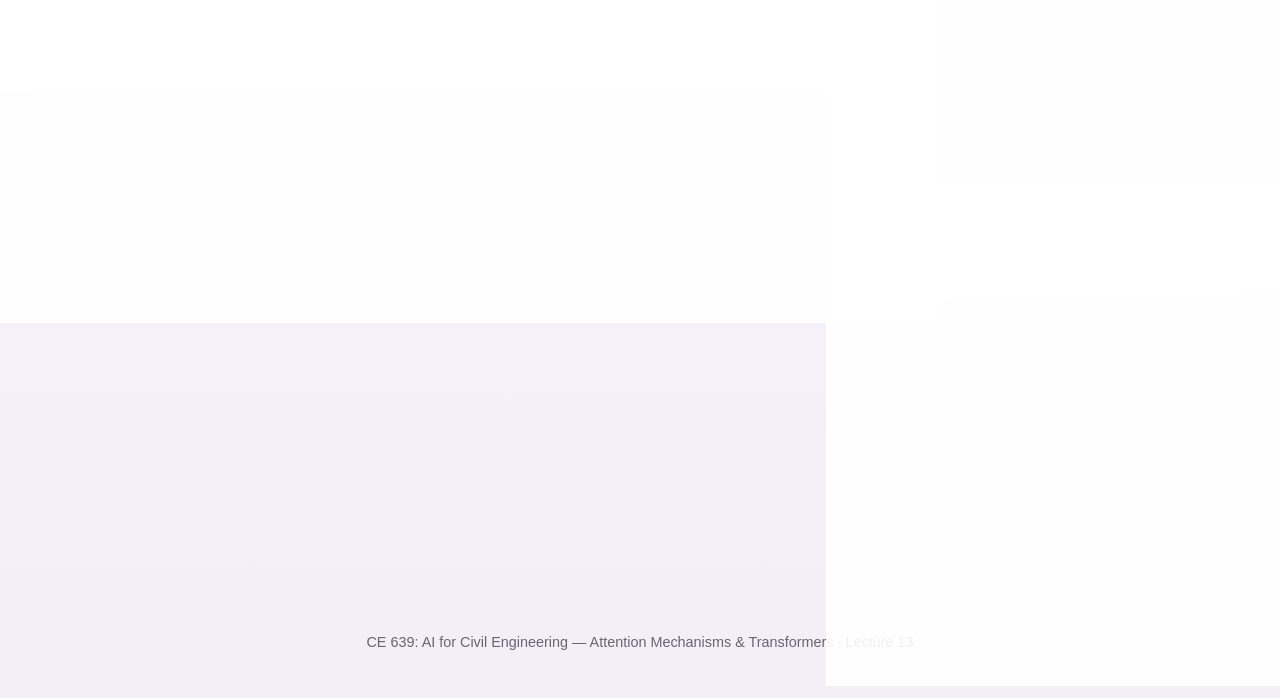
<file: Set1/demo_3_positional_encoding/index.html>
<!DOCTYPE html>
<html lang="en">

<head>
    <meta charset="UTF-8" />
    <meta name="viewport" content="width=device-width, initial-scale=1.0" />
    <title>Positional Encoding Visualizer — Hydrological Cycles</title>
    <link rel="stylesheet" href="./styles.css" />
</head>

<body>
    <div class="page-shell">
        <header class="hero">
            <div>
                <p class="eyebrow">Lecture 13 — Demo 3</p>
                <h1>Positional Encoding &amp; Hydrological Cycles</h1>
                <p class="hero-copy">
                    Transformers have no built-in notion of time order. <strong>Sinusoidal positional encodings</strong>
                    inject temporal structure by assigning each position a unique signature across
                    <em>d</em> dimensions. Low-frequency dimensions capture seasonal cycles; high-frequency
                    ones mark individual days.
                </p>
                <div class="hero-story">
                    <div class="story-label">Hydrological Relevance</div>
                    <div class="story-copy">
                        Dim 0 oscillates every ~6 positions — encoding diurnal PET cycles.
                        Dim 2 has a period of ~40 days — capturing monsoon onset.
                        Dim 4 (period ~250 days) separates wet from dry seasons.
                        The model never sees a calendar — it infers seasonality purely from these waveforms.
                    </div>
                </div>
            </div>
            <div class="hero-note">
                <div class="note-pill">Interactive heatmap</div>
                <div class="note-pill">Cosine similarity</div>
                <div class="note-pill">No libraries</div>
                <div class="note-pill">Lecture 13 · Slides 19–24</div>
            </div>
        </header>

        <!-- Controls -->
        <section class="controls-card">
            <div class="controls-header">
                <div>
                    <h2>Controls</h2>
                    <p class="controls-copy">Adjust sequence length, model dimension, and explore individual dimensions.
                    </p>
                </div>
                <div class="button-row">
                    <button id="resetBtn" type="button">Reset Defaults</button>
                </div>
            </div>
            <div class="controls-grid">
                <label class="control">
                    <span class="control-label">Sequence Length (L days)</span>
                    <span id="seqLenValue" class="control-value">90</span>
                    <input id="seqLenSlider" type="range" min="30" max="365" step="5" value="90" />
                </label>
                <label class="control">
                    <span class="control-label">d_model</span>
                    <span id="dModelValue" class="control-value">64</span>
                    <input id="dModelSlider" type="range" min="16" max="256" step="16" value="64" />
                </label>
                <label class="control">
                    <span class="control-label">Highlight Dimension</span>
                    <span id="dimValue" class="control-value">Dim 0</span>
                    <input id="dimSlider" type="range" min="0" max="15" step="1" value="0" />
                </label>
                <label class="control">
                    <span class="control-label">Encoding Type</span>
                    <span id="encTypeValue" class="control-value">Sinusoidal</span>
                    <div class="segmented" role="group">
                        <button id="encSin" class="segmented-btn active" type="button">Sinusoidal</button>
                        <button id="encLearned" class="segmented-btn" type="button">Learned (init)</button>
                    </div>
                </label>
            </div>
            <div class="prompt-grid">
                <article class="prompt-card">
                    <div class="prompt-title">Try 1: Annual Periodicity</div>
                    <p class="prompt-copy">Set L=365 days. In the similarity matrix, Day 1 and Day 182 appear similar —
                        the encoding naturally represents the half-year mark in a wet-dry cycle.</p>
                </article>
                <article class="prompt-card">
                    <div class="prompt-title">Try 2: Dimension Waveforms</div>
                    <p class="prompt-copy">Drag the "Highlight Dimension" slider from 0 to 8. Watch the period grow —
                        Dim 0 captures days, Dim 4 captures weeks, Dim 8+ captures seasons.</p>
                </article>
                <article class="prompt-card">
                    <div class="prompt-title">Try 3: Sinusoidal vs. Learned</div>
                    <p class="prompt-copy">Switch to "Learned (init)". The random initialization has no structure — it
                        cannot generalize beyond training length, unlike sinusoidal encodings.</p>
                </article>
            </div>
        </section>

        <!-- Metrics -->
        <section class="metrics-grid">
            <article class="metric-card">
                <div class="metric-label">Sequence Length L</div>
                <div id="metricL" class="metric-value">90</div>
            </article>
            <article class="metric-card">
                <div class="metric-label">d_model</div>
                <div id="metricD" class="metric-value">64</div>
            </article>
            <article class="metric-card">
                <div class="metric-label">Highlighted Dim Period</div>
                <div id="metricPeriod" class="metric-value">—</div>
            </article>
            <article class="metric-card">
                <div class="metric-label">Similarity(Day1, Day180)</div>
                <div id="metricSim180" class="metric-value">—</div>
            </article>
            <article class="metric-card">
                <div class="metric-label">PE Total Range (max-min)</div>
                <div id="metricRange" class="metric-value">2.00</div>
            </article>
        </section>

        <!-- Dashboard -->
        <section class="dashboard">
            <div class="viz-col">
                <!-- Main PE heatmap -->
                <article class="panel">
                    <div class="panel-header">
                        <div>
                            <h2>Positional Encoding Heatmap</h2>
                            <p class="panel-copy" id="heatmapNote"></p>
                        </div>
                    </div>
                    <svg id="peHeatmap" class="main-svg" viewBox="0 0 760 220"></svg>
                </article>
                <!-- Cosine similarity matrix -->
                <article class="panel">
                    <div class="panel-header">
                        <div>
                            <h2>Position Similarity Matrix</h2>
                            <p class="panel-copy">Cosine similarity cos(PE_i, PE_j) — dark = similar positions; bright =
                                dissimilar. Positions with similar PE will attend to each other more easily.</p>
                        </div>
                    </div>
                    <svg id="simMatrix" class="main-svg" viewBox="0 0 760 240"></svg>
                </article>
                <!-- Highlighted waveform -->
                <article class="panel">
                    <div class="panel-header">
                        <div>
                            <h2>Highlighted Dimension Waveform</h2>
                            <p class="panel-copy" id="waveNote"></p>
                        </div>
                    </div>
                    <svg id="waveform" class="main-svg" viewBox="0 0 760 110"></svg>
                </article>
            </div>

            <div class="side-col">
                <!-- Math panel -->
                <article class="panel math-panel">
                    <div class="panel-header">
                        <div>
                            <h2>Math at the Current Setting</h2>
                            <p class="panel-copy">Sinusoidal PE formula with live period calculations.</p>
                        </div>
                    </div>
                    <div class="math-block">
                        <div class="math-kicker">Even Dimensions (sin)</div>
                        <div id="mathEven" class="math-display"></div>
                    </div>
                    <div class="math-block">
                        <div class="math-kicker">Odd Dimensions (cos)</div>
                        <div id="mathOdd" class="math-display"></div>
                    </div>
                    <div class="math-block">
                        <div class="math-kicker">Highlighted Dimension</div>
                        <div id="mathDim" class="math-display"></div>
                    </div>
                </article>

                <!-- Interpretation -->
                <article class="panel insight-panel">
                    <div class="panel-header">
                        <div>
                            <h2>Hydrological Insight</h2>
                        </div>
                    </div>
                    <div id="interpretation" class="insight-copy"></div>
                </article>

                <!-- Period table -->
                <article class="panel">
                    <div class="panel-header">
                        <div>
                            <h2>Dimension Periods</h2>
                            <p class="panel-copy">First 8 even dimensions and their time-scale significance.</p>
                        </div>
                    </div>
                    <div id="periodTable" class="period-table"></div>
                </article>
            </div>
        </section>

        <footer class="site-footer">
            CE 639: AI for Civil Engineering — Attention Mechanisms &amp; Transformers · Lecture 13
        </footer>
    </div>
    <script src="./app.js"></script>
</body>

</html>
</file>
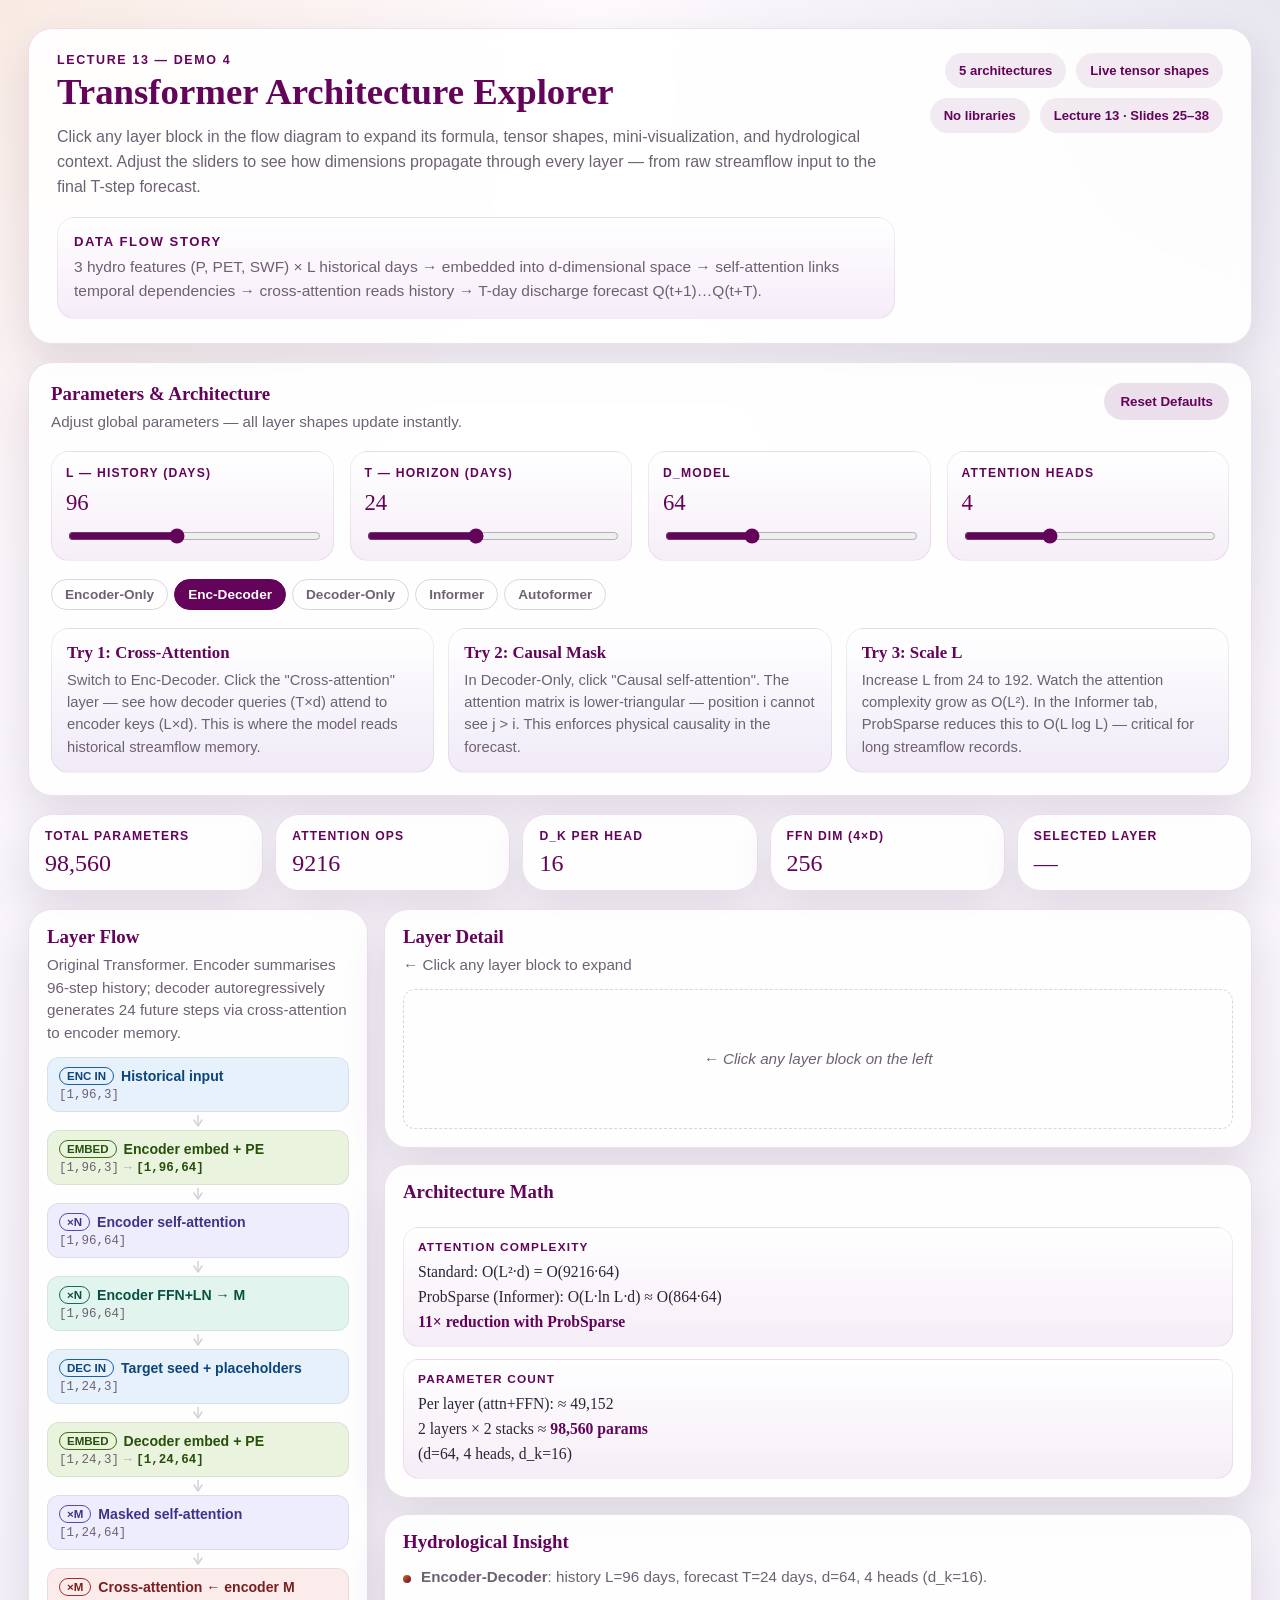
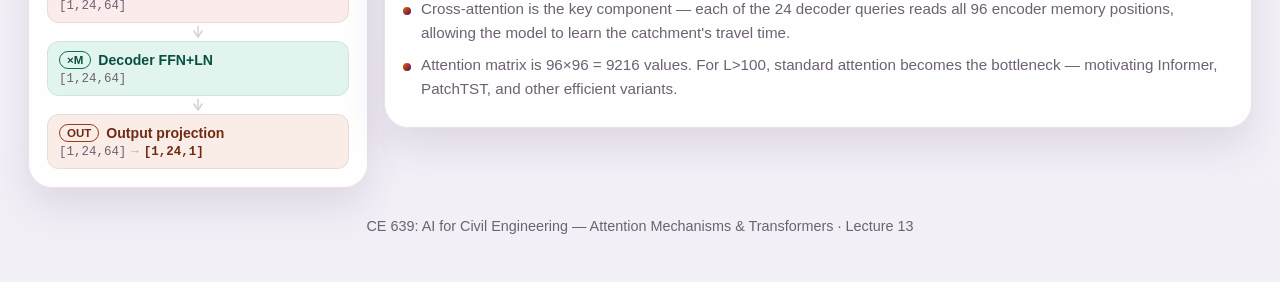
<file: Set1/demo_4_transformer_architecture/index.html>
<!DOCTYPE html>
<html lang="en">

<head>
    <meta charset="UTF-8" />
    <meta name="viewport" content="width=device-width, initial-scale=1.0" />
    <title>Transformer Architecture Explorer — Streamflow Forecasting</title>
    <link rel="stylesheet" href="./styles.css" />
</head>

<body>
    <div class="page-shell">
        <header class="hero">
            <div>
                <p class="eyebrow">Lecture 13 — Demo 4</p>
                <h1>Transformer Architecture Explorer</h1>
                <p class="hero-copy">
                    Click any layer block in the flow diagram to expand its formula, tensor shapes,
                    mini-visualization, and hydrological context. Adjust the sliders to see how
                    dimensions propagate through every layer — from raw streamflow input to the final
                    T-step forecast.
                </p>
                <div class="hero-story">
                    <div class="story-label">Data Flow Story</div>
                    <div class="story-copy">
                        3 hydro features (P, PET, SWF) × L historical days → embedded into d-dimensional space
                        → self-attention links temporal dependencies → cross-attention reads history →
                        T-day discharge forecast Q(t+1)…Q(t+T).
                    </div>
                </div>
            </div>
            <div class="hero-note">
                <div class="note-pill">5 architectures</div>
                <div class="note-pill">Live tensor shapes</div>
                <div class="note-pill">No libraries</div>
                <div class="note-pill">Lecture 13 · Slides 25–38</div>
            </div>
        </header>

        <!-- Controls -->
        <section class="controls-card">
            <div class="controls-header">
                <div>
                    <h2>Parameters &amp; Architecture</h2>
                    <p class="controls-copy">Adjust global parameters — all layer shapes update instantly.</p>
                </div>
                <div class="button-row">
                    <button id="resetBtn" type="button">Reset Defaults</button>
                </div>
            </div>
            <div class="controls-grid">
                <label class="control">
                    <span class="control-label">L — History (days)</span>
                    <span id="lValue" class="control-value">96</span>
                    <input id="lSlider" type="range" min="24" max="192" step="24" value="96" />
                </label>
                <label class="control">
                    <span class="control-label">T — Horizon (days)</span>
                    <span id="tValue" class="control-value">24</span>
                    <input id="tSlider" type="range" min="6" max="48" step="6" value="24" />
                </label>
                <label class="control">
                    <span class="control-label">d_model</span>
                    <span id="dValue" class="control-value">64</span>
                    <input id="dSlider" type="range" min="32" max="128" step="32" value="64" />
                </label>
                <label class="control">
                    <span class="control-label">Attention Heads</span>
                    <span id="hValue" class="control-value">4</span>
                    <input id="hSlider" type="range" min="2" max="8" step="2" value="4" />
                </label>
            </div>
            <div class="arch-tabs" id="archTabs"></div>
            <div class="prompt-grid">
                <article class="prompt-card">
                    <div class="prompt-title">Try 1: Cross-Attention</div>
                    <p class="prompt-copy">Switch to Enc-Decoder. Click the "Cross-attention" layer — see how decoder
                        queries (T×d) attend to encoder keys (L×d). This is where the model reads historical streamflow
                        memory.</p>
                </article>
                <article class="prompt-card">
                    <div class="prompt-title">Try 2: Causal Mask</div>
                    <p class="prompt-copy">In Decoder-Only, click "Causal self-attention". The attention matrix is
                        lower-triangular — position i cannot see j &gt; i. This enforces physical causality in the
                        forecast.</p>
                </article>
                <article class="prompt-card">
                    <div class="prompt-title">Try 3: Scale L</div>
                    <p class="prompt-copy">Increase L from 24 to 192. Watch the attention complexity grow as O(L²). In
                        the Informer tab, ProbSparse reduces this to O(L log L) — critical for long streamflow records.
                    </p>
                </article>
            </div>
        </section>

        <!-- Metrics -->
        <section class="metrics-grid">
            <article class="metric-card">
                <div class="metric-label">Total Parameters</div>
                <div id="metricParams" class="metric-value">—</div>
            </article>
            <article class="metric-card">
                <div class="metric-label">Attention Ops</div>
                <div id="metricAttnOps" class="metric-value">—</div>
            </article>
            <article class="metric-card">
                <div class="metric-label">d_k per head</div>
                <div id="metricDk" class="metric-value">—</div>
            </article>
            <article class="metric-card">
                <div class="metric-label">FFN dim (4×d)</div>
                <div id="metricFFN" class="metric-value">—</div>
            </article>
            <article class="metric-card">
                <div class="metric-label">Selected Layer</div>
                <div id="metricLayer" class="metric-value">—</div>
            </article>
        </section>

        <!-- Main dashboard -->
        <section class="dashboard">
            <!-- Flow diagram -->
            <div class="flow-col">
                <article class="panel">
                    <div class="panel-header">
                        <div>
                            <h2>Layer Flow</h2>
                            <p class="panel-copy" id="archDesc"></p>
                        </div>
                    </div>
                    <div id="flowDiagram" class="flow-diagram"></div>
                </article>
            </div>

            <!-- Detail panel -->
            <div class="detail-col">
                <article class="panel detail-panel">
                    <div class="panel-header">
                        <div>
                            <h2 id="detailTitle">Layer Detail</h2>
                            <p class="panel-copy" id="detailSub">← Click any layer block to expand</p>
                        </div>
                    </div>
                    <div id="detailContent">
                        <div class="empty-hint">← Click any layer block on the left</div>
                    </div>
                </article>

                <!-- Math panel -->
                <article class="panel math-panel">
                    <div class="panel-header">
                        <div>
                            <h2>Architecture Math</h2>
                        </div>
                    </div>
                    <div class="math-block">
                        <div class="math-kicker">Attention Complexity</div>
                        <div id="mathComplexity" class="math-display"></div>
                    </div>
                    <div class="math-block">
                        <div class="math-kicker">Parameter Count</div>
                        <div id="mathParams" class="math-display"></div>
                    </div>
                </article>

                <!-- Insight -->
                <article class="panel insight-panel">
                    <div class="panel-header">
                        <div>
                            <h2>Hydrological Insight</h2>
                        </div>
                    </div>
                    <div id="interpretation" class="insight-copy"></div>
                </article>
            </div>
        </section>

        <footer class="site-footer">
            CE 639: AI for Civil Engineering — Attention Mechanisms &amp; Transformers · Lecture 13
        </footer>
    </div>
    <script src="./app.js"></script>
</body>

</html>
</file>
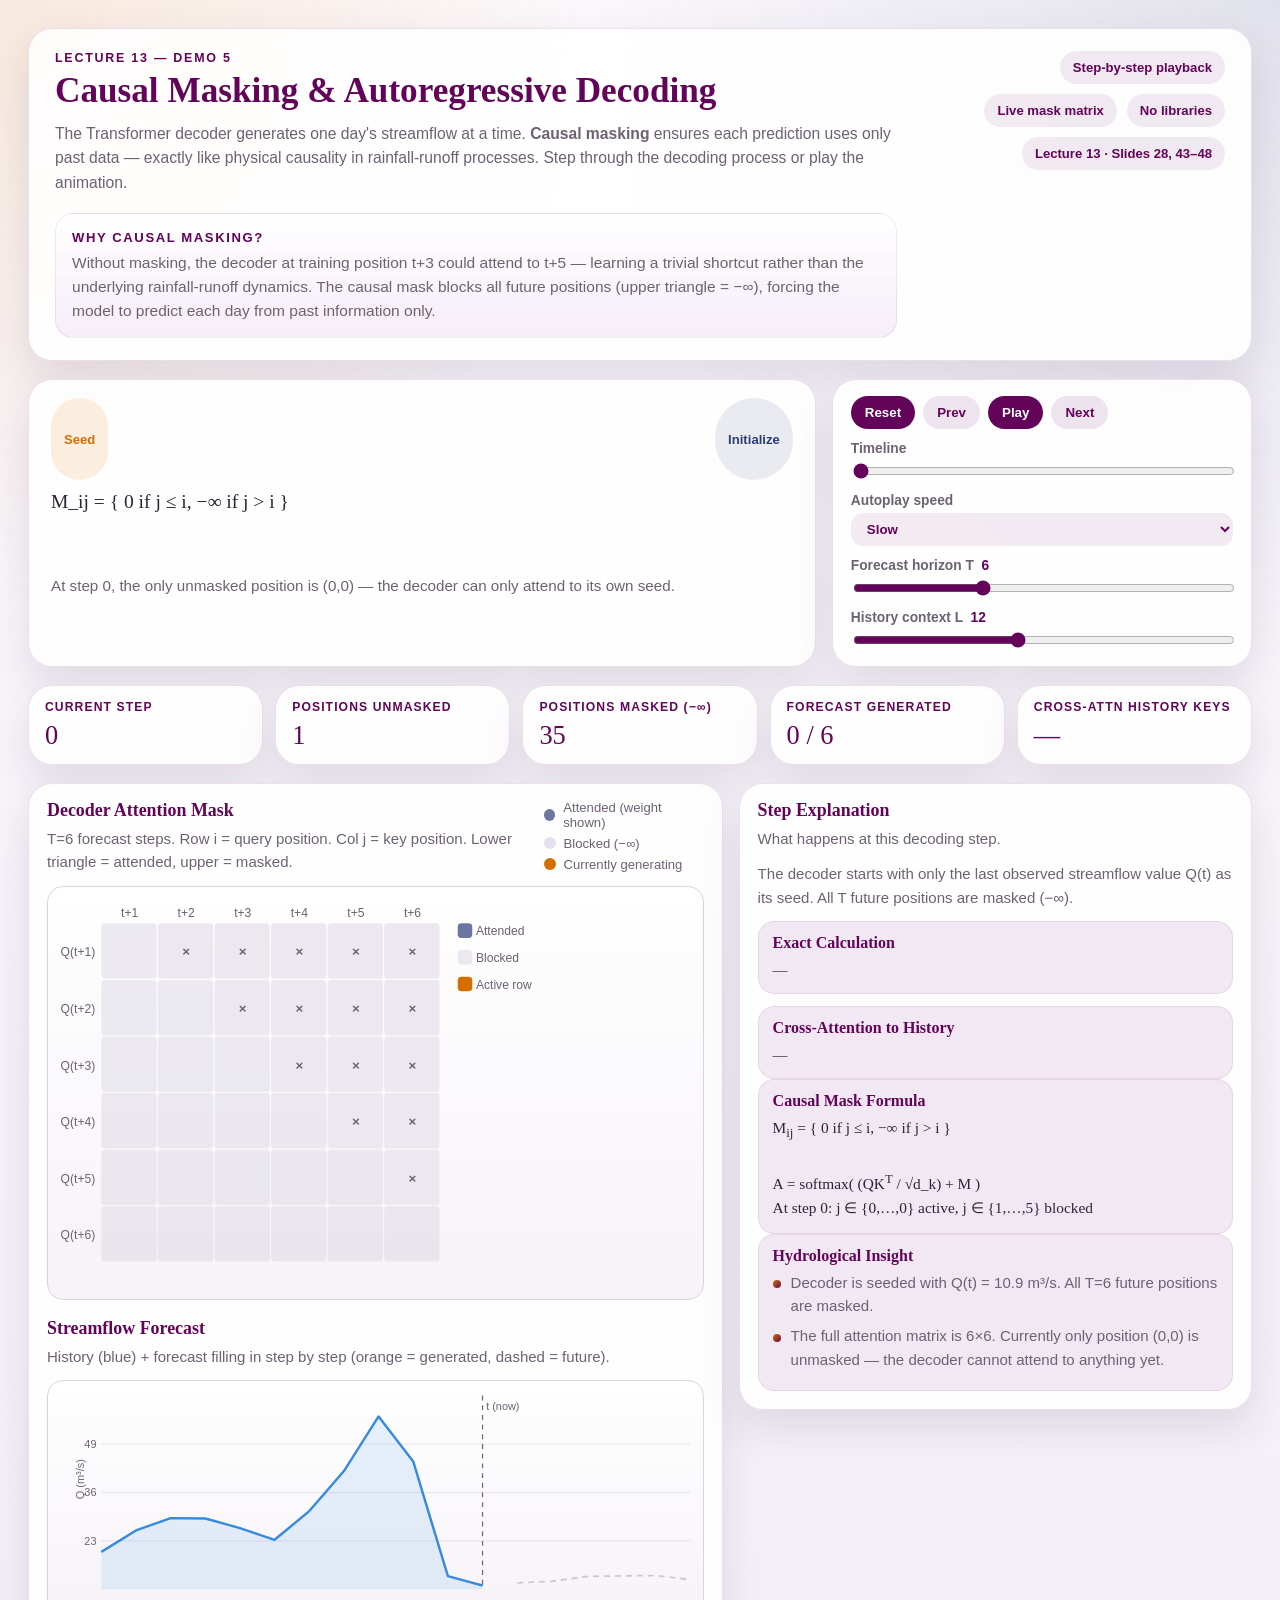
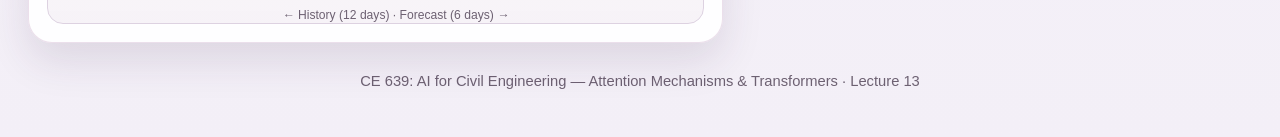
<file: Set1/demo_5_causal_masking/index.html>
<!DOCTYPE html>
<html lang="en">

<head>
    <meta charset="UTF-8" />
    <meta name="viewport" content="width=device-width, initial-scale=1.0" />
    <title>Causal Masking &amp; Autoregressive Decoding Debugger</title>
    <link rel="stylesheet" href="./styles.css" />
</head>

<body>
    <div class="page-shell">
        <header class="hero">
            <div>
                <p class="eyebrow">Lecture 13 — Demo 5</p>
                <h1>Causal Masking &amp; Autoregressive Decoding</h1>
                <p class="hero-copy">
                    The Transformer decoder generates one day's streamflow at a time.
                    <strong>Causal masking</strong> ensures each prediction uses only past data —
                    exactly like physical causality in rainfall-runoff processes.
                    Step through the decoding process or play the animation.
                </p>
                <div class="hero-story">
                    <div class="story-label">Why Causal Masking?</div>
                    <div class="story-copy">
                        Without masking, the decoder at training position t+3 could attend to t+5 —
                        learning a trivial shortcut rather than the underlying rainfall-runoff dynamics.
                        The causal mask blocks all future positions (upper triangle = −∞), forcing the
                        model to predict each day from past information only.
                    </div>
                </div>
            </div>
            <div class="hero-note">
                <div class="note-pill">Step-by-step playback</div>
                <div class="note-pill">Live mask matrix</div>
                <div class="note-pill">No libraries</div>
                <div class="note-pill">Lecture 13 · Slides 28, 43–48</div>
            </div>
        </header>

        <!-- Top strip: formula + controls -->
        <section class="top-strip">
            <section class="formula-card">
                <div class="formula-header">
                    <div id="stepBadge" class="step-badge">Initializing</div>
                    <div id="formulaMode" class="formula-mode">Causal Mask</div>
                </div>
                <div id="formulaEquation" class="formula-equation"></div>
                <div id="formulaNote" class="formula-note"></div>
            </section>
            <section class="controls-card2">
                <div class="button-row">
                    <button id="resetBtn" type="button">Reset</button>
                    <button id="prevBtn" type="button" class="secondary">Prev</button>
                    <button id="playBtn" type="button">Play</button>
                    <button id="nextBtn" type="button" class="secondary">Next</button>
                </div>
                <div class="slider-block">
                    <label for="stepSlider">Timeline</label>
                    <input id="stepSlider" type="range" min="0" max="0" value="0" />
                </div>
                <div class="speed-block">
                    <label for="speedSelect">Autoplay speed</label>
                    <select id="speedSelect">
                        <option value="1800">Very slow</option>
                        <option value="1200" selected>Slow</option>
                        <option value="700">Medium</option>
                        <option value="350">Fast</option>
                    </select>
                </div>
                <div class="param-block">
                    <label>Forecast horizon T &nbsp;<span id="tVal" class="param-val">6</span></label>
                    <input id="tSlider" type="range" min="3" max="12" step="1" value="6" />
                </div>
                <div class="param-block">
                    <label>History context L &nbsp;<span id="lVal" class="param-val">12</span></label>
                    <input id="lSlider" type="range" min="6" max="20" step="2" value="12" />
                </div>
            </section>
        </section>

        <!-- Metrics -->
        <section class="metrics-grid">
            <article class="metric-card">
                <div class="metric-label">Current Step</div>
                <div id="metricStep" class="metric-value">0</div>
            </article>
            <article class="metric-card">
                <div class="metric-label">Positions Unmasked</div>
                <div id="metricUnmasked" class="metric-value">0</div>
            </article>
            <article class="metric-card">
                <div class="metric-label">Positions Masked (−∞)</div>
                <div id="metricMasked" class="metric-value">0</div>
            </article>
            <article class="metric-card">
                <div class="metric-label">Forecast Generated</div>
                <div id="metricForecast" class="metric-value">0 / 0</div>
            </article>
            <article class="metric-card">
                <div class="metric-label">Cross-attn History Keys</div>
                <div id="metricHistory" class="metric-value">—</div>
            </article>
        </section>

        <!-- Main -->
        <section class="main-grid">
            <!-- Left: mask + forecast chart -->
            <article class="panel main-panel">
                <div class="panel-header">
                    <div>
                        <h2>Decoder Attention Mask</h2>
                        <p id="maskCaption" class="panel-copy"></p>
                    </div>
                    <div class="legend">
                        <span><i class="legend-dot unmasked"></i>Attended (weight shown)</span>
                        <span><i class="legend-dot blocked"></i>Blocked (−∞)</span>
                        <span><i class="legend-dot current"></i>Currently generating</span>
                    </div>
                </div>
                <svg id="maskSvg" viewBox="0 0 540 340" class="main-svg"></svg>

                <div class="panel-header" style="margin-top:18px">
                    <div>
                        <h2>Streamflow Forecast</h2>
                        <p class="panel-copy">History (blue) + forecast filling in step by step (orange = generated,
                            dashed = future).</p>
                    </div>
                </div>
                <svg id="forecastSvg" viewBox="0 0 540 200" class="main-svg"></svg>
            </article>

            <!-- Right: detail + math -->
            <article class="panel analysis-panel">
                <div class="panel-header">
                    <div>
                        <h2>Step Explanation</h2>
                        <p class="panel-copy">What happens at this decoding step.</p>
                    </div>
                </div>
                <div id="stepSummary" class="detail-copy"></div>

                <div class="detail-grid">
                    <section class="detail-card">
                        <h3>Exact Calculation</h3>
                        <div id="exactMath" class="detail-copy"></div>
                    </section>
                    <section class="detail-card">
                        <h3>Cross-Attention to History</h3>
                        <div id="crossAttn" class="detail-copy"></div>
                    </section>
                </div>

                <!-- Math panel -->
                <section class="detail-card math-card">
                    <h3>Causal Mask Formula</h3>
                    <div id="maskFormula" class="math-display"></div>
                </section>

                <!-- Interpretation -->
                <section class="detail-card insight-card">
                    <h3>Hydrological Insight</h3>
                    <div id="interpretation" class="insight-copy"></div>
                </section>
            </article>
        </section>

        <footer class="site-footer">
            CE 639: AI for Civil Engineering — Attention Mechanisms &amp; Transformers · Lecture 13
        </footer>
    </div>
    <script src="./app.js"></script>
</body>

</html>
</file>
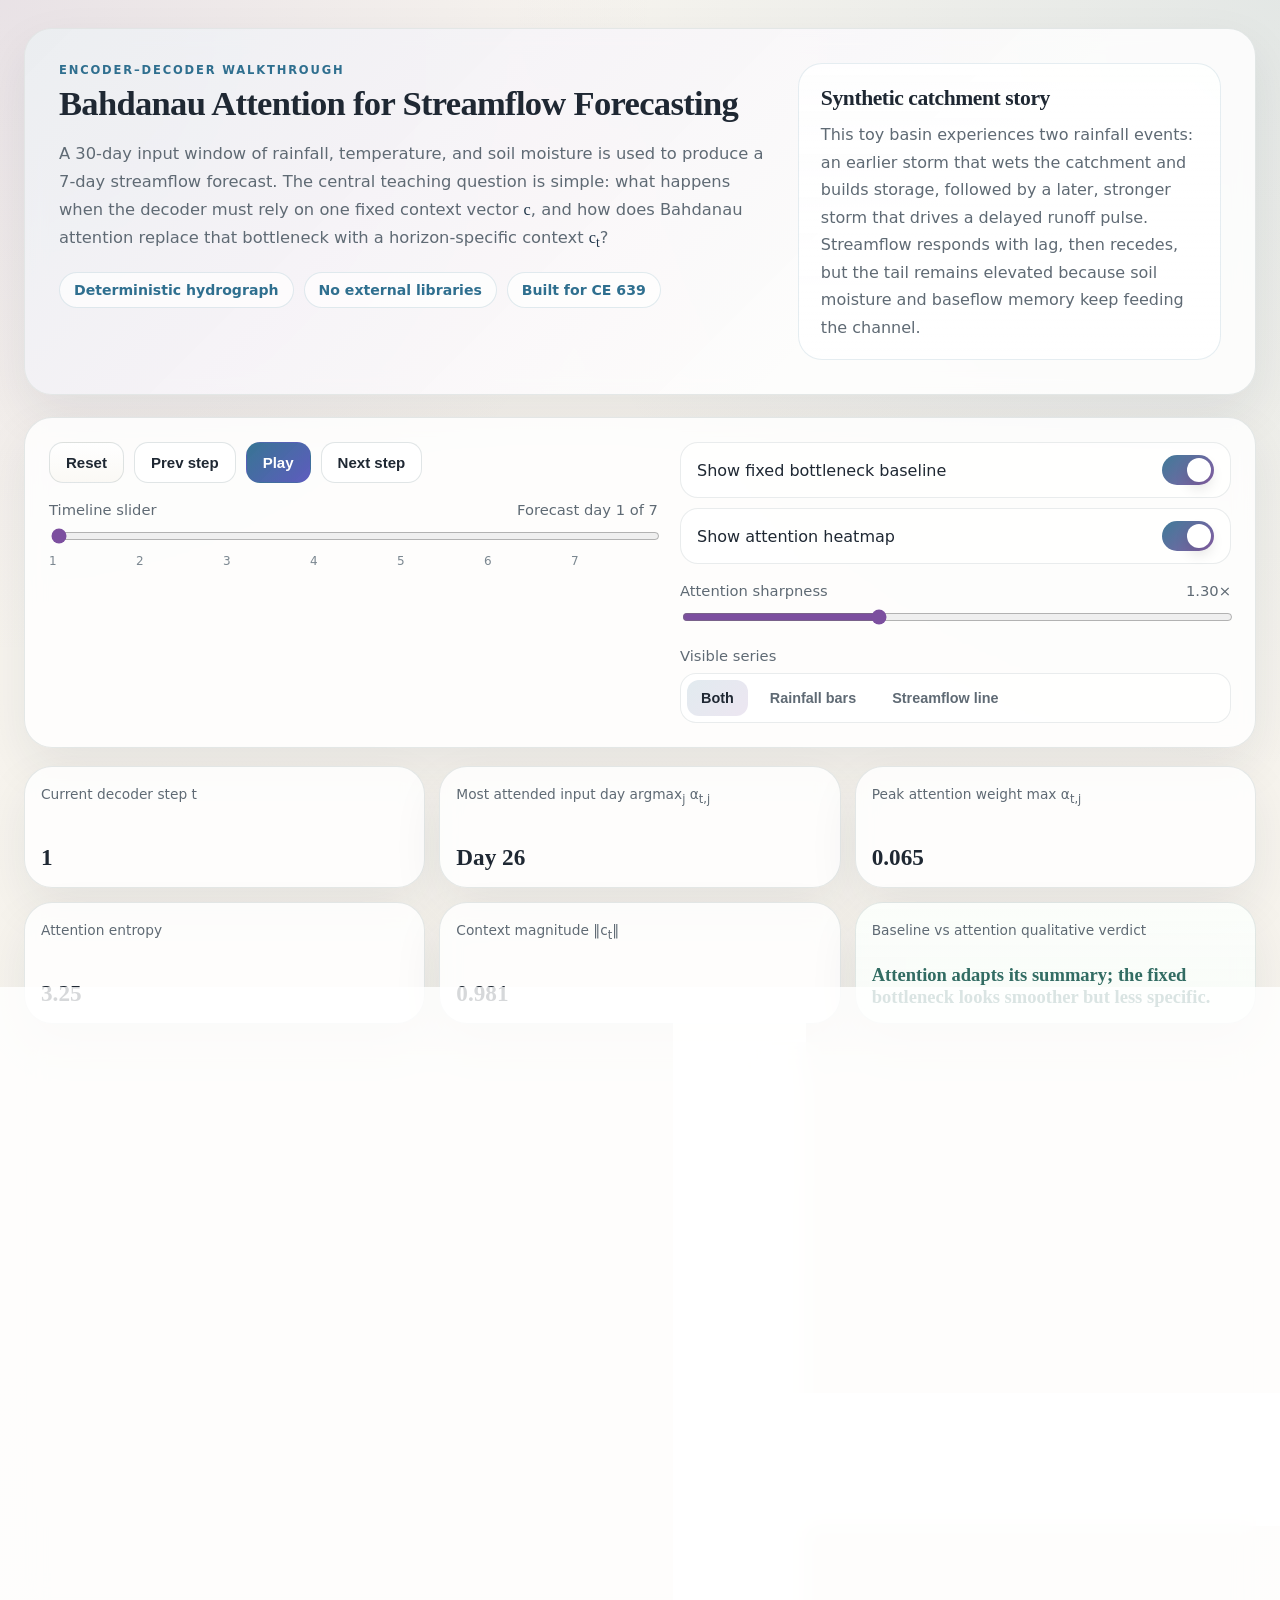
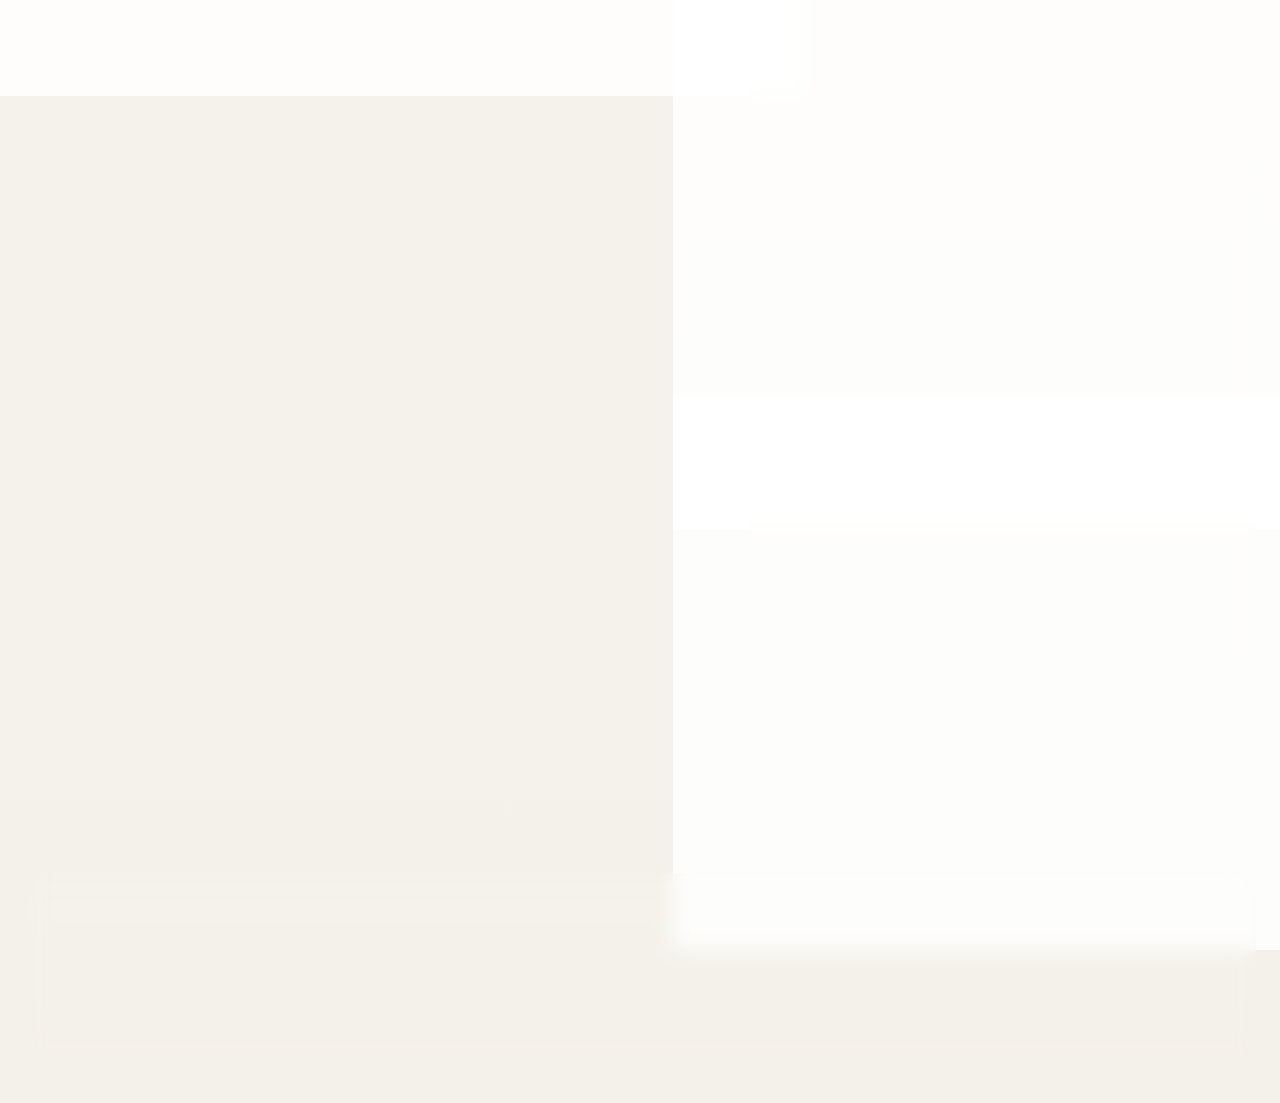
<file: Set2/01_bahdanau_streamflow_demo/index.html>
<!DOCTYPE html>
<html lang="en">
<head>
  <meta charset="UTF-8" />
  <meta name="viewport" content="width=device-width, initial-scale=1.0" />
  <title>Bahdanau Attention for Streamflow Forecasting</title>
  <link rel="stylesheet" href="styles.css" />
</head>
<body>
  <div class="page-shell">
    <header class="hero card">
      <div class="hero-copy">
        <p class="eyebrow">Encoder–decoder walkthrough</p>
        <h1>Bahdanau Attention for Streamflow Forecasting</h1>
        <p class="hero-subtitle">
          A 30-day input window of rainfall, temperature, and soil moisture is used to produce a 7-day streamflow forecast.
          The central teaching question is simple: what happens when the decoder must rely on one fixed context vector <span class="math-inline">c</span>,
          and how does Bahdanau attention replace that bottleneck with a horizon-specific context <span class="math-inline">c<sub>t</sub></span>?
        </p>
        <div class="pill-row">
          <span class="note-pill">Deterministic hydrograph</span>
          <span class="note-pill">No external libraries</span>
          <span class="note-pill">Built for CE 639</span>
        </div>
      </div>
      <aside class="story-box">
        <h2>Synthetic catchment story</h2>
        <p>
          This toy basin experiences two rainfall events: an earlier storm that wets the catchment and builds storage,
          followed by a later, stronger storm that drives a delayed runoff pulse. Streamflow responds with lag, then recedes,
          but the tail remains elevated because soil moisture and baseflow memory keep feeding the channel.
        </p>
      </aside>
    </header>

    <section class="controls card">
      <div class="controls-left">
        <div class="button-row">
          <button id="resetBtn" class="action-btn secondary">Reset</button>
          <button id="prevBtn" class="action-btn">Prev step</button>
          <button id="playBtn" class="action-btn primary">Play</button>
          <button id="nextBtn" class="action-btn">Next step</button>
        </div>

        <div class="slider-block">
          <div class="label-row">
            <label for="stepSlider">Timeline slider</label>
            <span id="sliderReadout">Forecast day 1 of 7</span>
          </div>
          <input id="stepSlider" type="range" min="1" max="7" value="1" step="1" />
          <div class="step-ticks">
            <span>1</span><span>2</span><span>3</span><span>4</span><span>5</span><span>6</span><span>7</span>
          </div>
        </div>
      </div>

      <div class="controls-right">
        <div class="toggle-group">
          <label class="switch-row">
            <span>Show fixed bottleneck baseline</span>
            <input id="baselineToggle" type="checkbox" checked />
            <span class="switch-ui"></span>
          </label>
          <label class="switch-row">
            <span>Show attention heatmap</span>
            <input id="heatmapToggle" type="checkbox" checked />
            <span class="switch-ui"></span>
          </label>
        </div>

        <div class="slider-block compact">
          <div class="label-row">
            <label for="sharpnessSlider">Attention sharpness</label>
            <span id="sharpnessReadout">1.30×</span>
          </div>
          <input id="sharpnessSlider" type="range" min="0.7" max="2.4" value="1.3" step="0.05" />
        </div>

        <div class="series-toggle">
          <span class="series-label">Visible series</span>
          <div class="segmented" id="seriesToggle">
            <button data-series="both" class="seg-btn active">Both</button>
            <button data-series="rain" class="seg-btn">Rainfall bars</button>
            <button data-series="flow" class="seg-btn">Streamflow line</button>
          </div>
        </div>
      </div>
    </section>

    <section class="metrics-grid">
      <article class="metric card">
        <span class="metric-label">Current decoder step t</span>
        <strong id="metricStep" class="metric-value">1</strong>
      </article>
      <article class="metric card">
        <span class="metric-label">Most attended input day argmax<sub>j</sub> α<sub>t,j</sub></span>
        <strong id="metricArgmax" class="metric-value">Day 28</strong>
      </article>
      <article class="metric card">
        <span class="metric-label">Peak attention weight max α<sub>t,j</sub></span>
        <strong id="metricPeak" class="metric-value">0.00</strong>
      </article>
      <article class="metric card">
        <span class="metric-label">Attention entropy</span>
        <strong id="metricEntropy" class="metric-value">0.00</strong>
      </article>
      <article class="metric card">
        <span class="metric-label">Context magnitude ‖c<sub>t</sub>‖</span>
        <strong id="metricContext" class="metric-value">0.00</strong>
      </article>
      <article class="metric card verdict-card">
        <span class="metric-label">Baseline vs attention qualitative verdict</span>
        <strong id="metricVerdict" class="metric-value verdict-text">Attention is more adaptive.</strong>
      </article>
    </section>

    <main class="main-grid">
      <section class="left-column">
        <article class="panel card hydro-panel">
          <div class="panel-head">
            <div>
              <p class="panel-kicker">Coordinated visual</p>
              <h2>30-day hydrograph and 7-day forecast horizon</h2>
            </div>
            <div class="panel-note" id="hydroNote">Selected forecast day: 31</div>
          </div>
          <svg id="hydrographSvg" viewBox="0 0 920 470" aria-label="Hydrograph with rainfall, streamflow, attention links, and forecast horizon"></svg>
          <div class="panel-caption">
            Rainfall is shown as downward bars from the top axis; streamflow is shown as a line. The selected forecast day is highlighted, and its
            attention links trace back to the most influential historical days.
          </div>
        </article>
      </section>

      <section class="right-column">
        <article class="panel card heatmap-panel" id="heatmapCard">
          <div class="panel-head">
            <div>
              <p class="panel-kicker">Attention weights</p>
              <h2>Decoder-step × input-day heatmap</h2>
            </div>
            <div class="panel-note" id="heatmapNote">Hover a cell to inspect α<sub>t,j</sub></div>
          </div>
          <svg id="heatmapSvg" viewBox="0 0 620 290" aria-label="Attention heatmap with 7 rows and 30 columns"></svg>
          <div class="heatmap-footer" id="heatmapReadout">Hover over the heatmap to read a specific weight.</div>
        </article>

        <article class="panel card math-panel">
          <div class="panel-head">
            <div>
              <p class="panel-kicker">Exact math at this step</p>
              <h2>Bahdanau scoring, normalization, and context</h2>
            </div>
          </div>
          <div class="equation-stack">
            <div class="equation-line">e<sub>t,j</sub> = v<sup>T</sup> tanh(W<sub>1</sub>s<sup>(t−1)</sup> + W<sub>2</sub>h<sup>(j)</sup> + b)</div>
            <div class="equation-line">α<sub>t,j</sub> = softmax(e<sub>t,j</sub>)</div>
            <div class="equation-line">c<sub>t</sub> = Σ<sub>j</sub> α<sub>t,j</sub> h<sup>(j)</sup></div>
          </div>
          <div id="mathWorked" class="worked-box"></div>
        </article>

        <article class="panel card interpretation-panel">
          <div class="panel-head">
            <div>
              <p class="panel-kicker">Hydrological interpretation</p>
              <h2>Why these days matter for this horizon</h2>
            </div>
          </div>
          <div id="interpretationText" class="interpretation-copy"></div>
        </article>
      </section>
    </main>

    <section class="bottom-grid">
      <article class="panel card">
        <div class="panel-head">
          <div>
            <p class="panel-kicker">Step explanation</p>
            <h2>What changes as the decoder moves forward?</h2>
          </div>
        </div>
        <div id="stepExplanation" class="step-copy"></div>
      </article>


    </section>
  </div>

  <script src="app.js"></script>
</body>
</html>
</file>
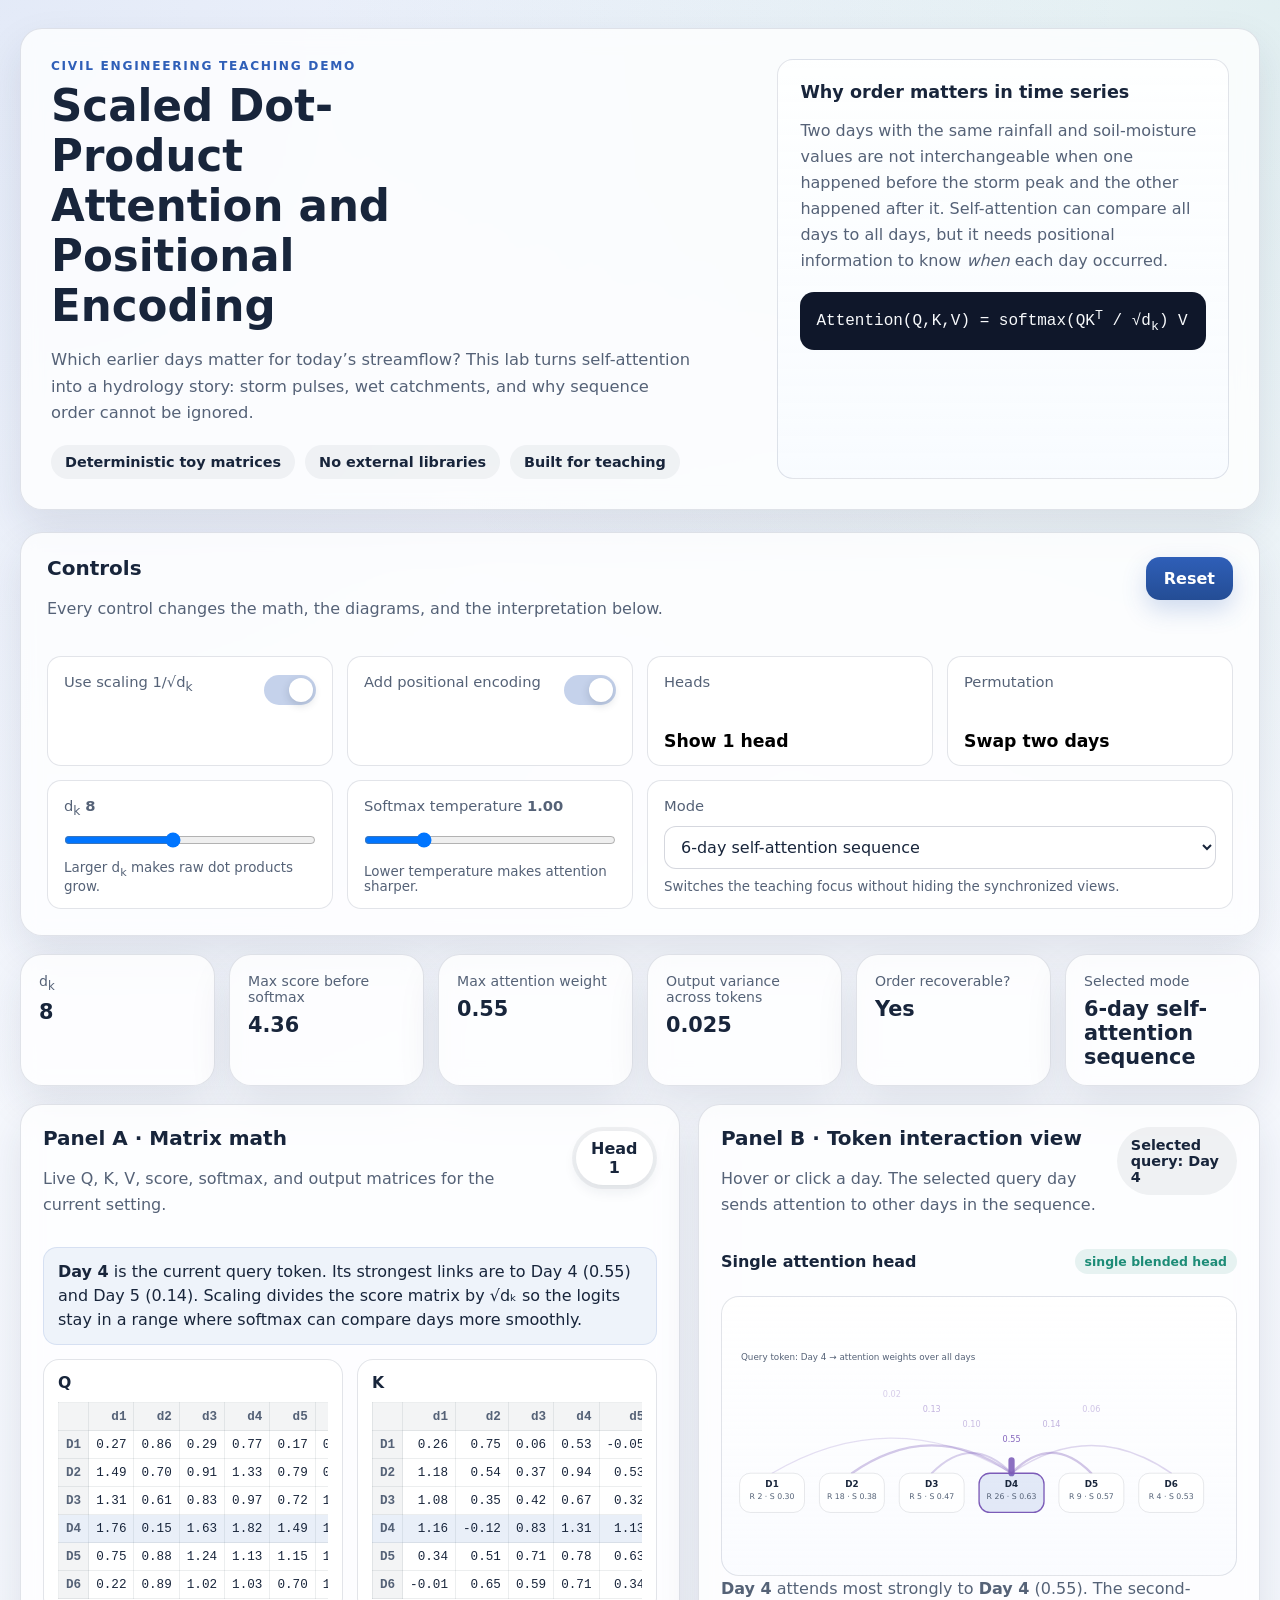
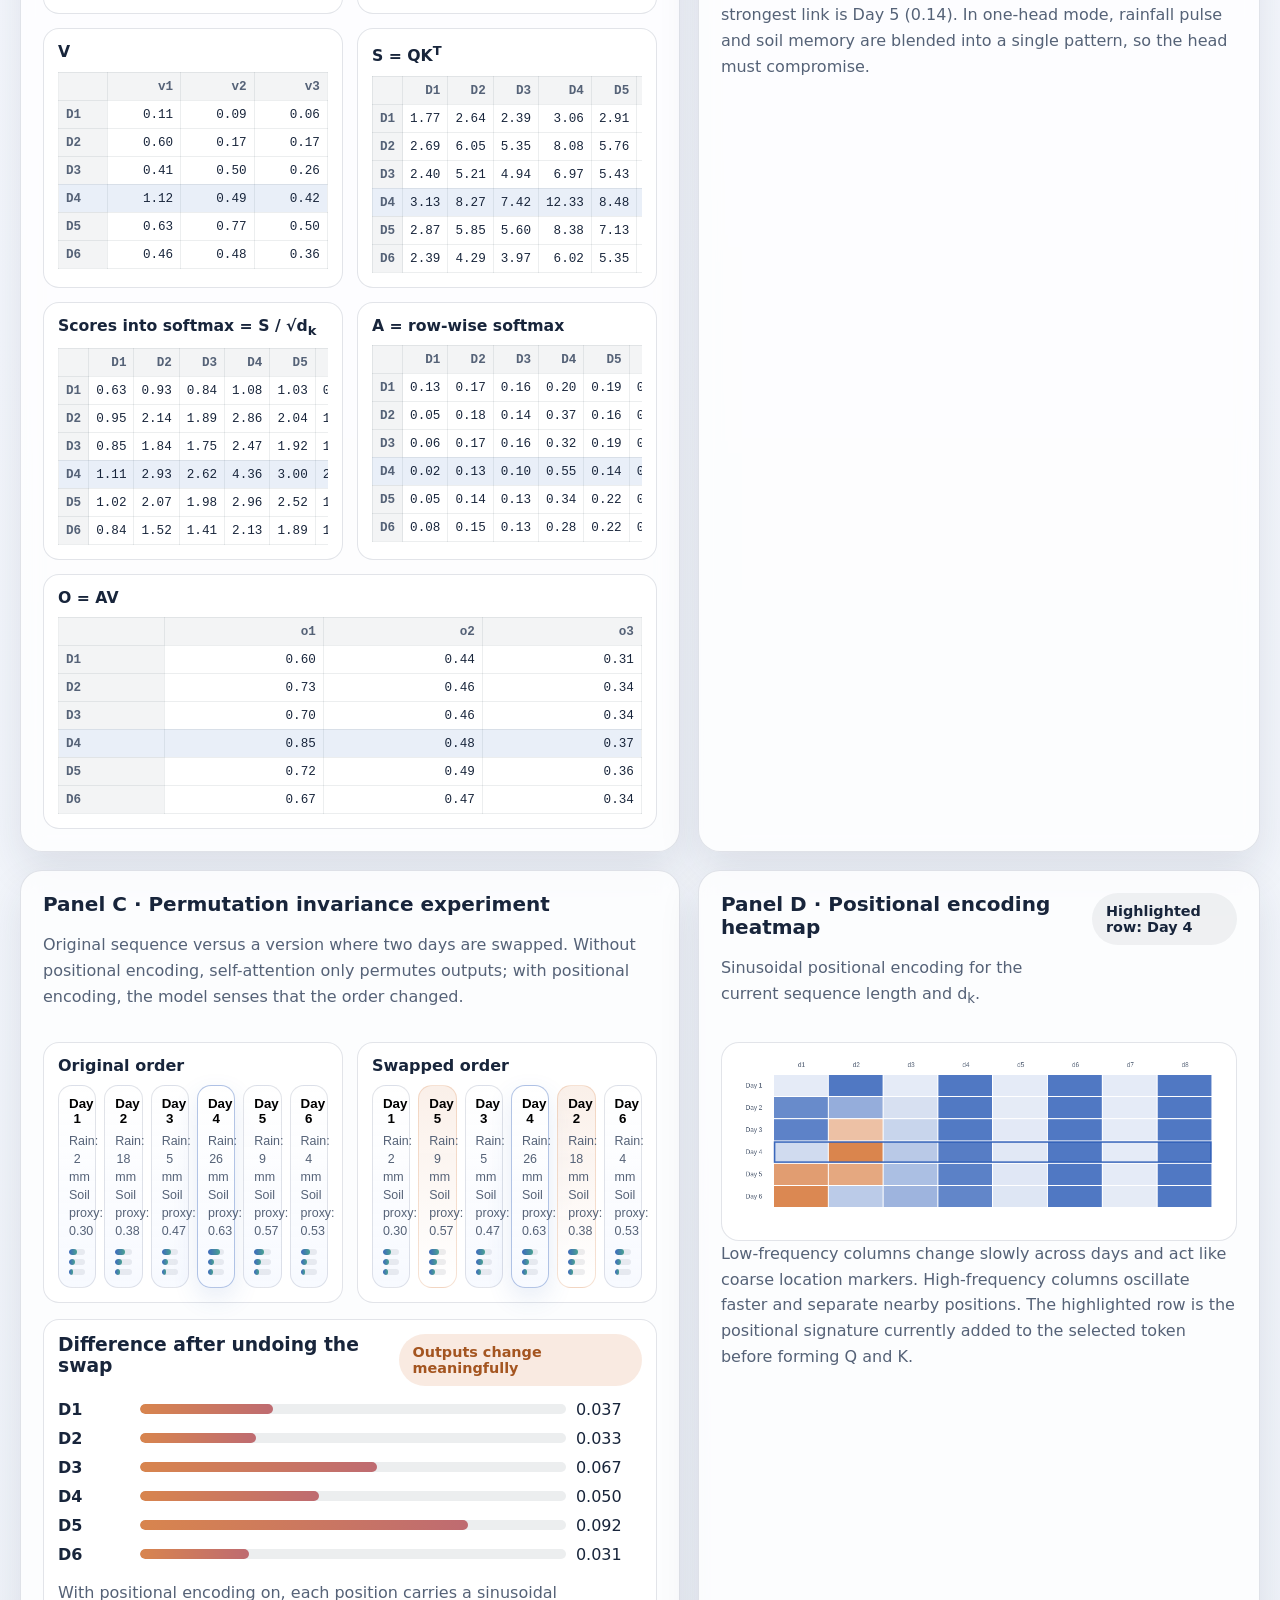
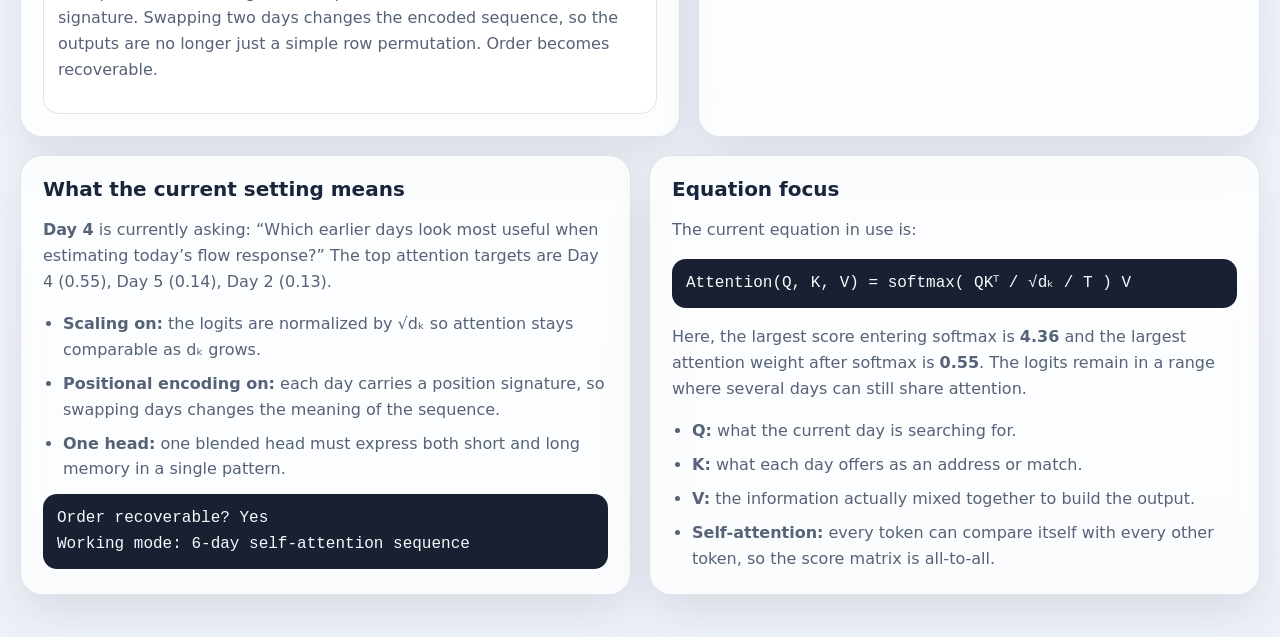
<file: Set2/02_self_attention_positional_encoding_lab/index.html>
<!DOCTYPE html>
<html lang="en">

<head>
  <meta charset="UTF-8" />
  <meta name="viewport" content="width=device-width, initial-scale=1.0" />
  <title>Scaled Dot-Product Attention and Positional Encoding</title>
  <link rel="stylesheet" href="styles.css" />
</head>

<body>
  <div class="page-shell">
    <header class="hero panel">
      <div class="hero-copy">
        <p class="eyebrow">Civil Engineering Teaching Demo</p>
        <h1>Scaled Dot-Product Attention and Positional Encoding</h1>
        <p class="hero-subtitle">
          Which earlier days matter for today’s streamflow? This lab turns self-attention into a
          hydrology story: storm pulses, wet catchments, and why sequence order cannot be ignored.
        </p>
        <div class="pill-row">
          <span class="pill">Deterministic toy matrices</span>
          <span class="pill">No external libraries</span>
          <span class="pill">Built for teaching</span>
        </div>
      </div>

      <aside class="story-box">
        <h2>Why order matters in time series</h2>
        <p>
          Two days with the same rainfall and soil-moisture values are not interchangeable when one
          happened before the storm peak and the other happened after it. Self-attention can compare
          all days to all days, but it needs positional information to know <em>when</em> each day occurred.
        </p>
        <div class="equation-block" id="heroEquation">
          Attention(Q,K,V) = softmax(QK<sup>T</sup> / √d<sub>k</sub>) V
        </div>
      </aside>
    </header>

    <section class="controls panel">
      <div class="section-header">
        <div>
          <h2>Controls</h2>
          <p>Every control changes the math, the diagrams, and the interpretation below.</p>
        </div>
        <button id="resetBtn" class="button primary">Reset</button>
      </div>

      <div class="control-grid">
        <label class="control-card checkbox-card">
          <span class="control-label">Use scaling 1/√d<sub>k</sub></span>
          <input type="checkbox" id="scalingToggle" checked />
          <span class="switch"></span>
        </label>

        <label class="control-card checkbox-card">
          <span class="control-label">Add positional encoding</span>
          <input type="checkbox" id="positionToggle" checked />
          <span class="switch"></span>
        </label>

        <button id="headToggle" class="control-card mode-button" type="button" aria-pressed="false">
          <span class="control-label">Heads</span>
          <strong id="headToggleText">Show 1 head</strong>
        </button>

        <button id="swapBtn" class="control-card mode-button" type="button" aria-pressed="false">
          <span class="control-label">Permutation</span>
          <strong id="swapBtnText">Swap two days</strong>
        </button>

        <label class="control-card slider-card">
          <span class="control-label">d<sub>k</sub> <strong id="dkValue">8</strong></span>
          <input type="range" id="dkSlider" min="2" max="16" step="1" value="8" />
          <span class="slider-caption">Larger d<sub>k</sub> makes raw dot products grow.</span>
        </label>

        <label class="control-card slider-card">
          <span class="control-label">Softmax temperature <strong id="tempValue">1.00</strong></span>
          <input type="range" id="tempSlider" min="0.60" max="2.40" step="0.05" value="1.00" />
          <span class="slider-caption">Lower temperature makes attention sharper.</span>
        </label>

        <label class="control-card select-card select-span">
          <span class="control-label">Mode</span>
          <select id="modeSelect">
            <option value="toy">Toy 2x2 matrix example</option>
            <option value="sequence" selected>6-day self-attention sequence</option>
            <option value="permutation">Permutation test</option>
          </select>
          <span class="slider-caption">Switches the teaching focus without hiding the synchronized views.</span>
        </label>
      </div>
    </section>

    <section class="metrics">
      <article class="metric-card panel">
        <span class="metric-label">d<sub>k</sub></span>
        <strong id="metricDk">8</strong>
      </article>
      <article class="metric-card panel">
        <span class="metric-label">Max score before softmax</span>
        <strong id="metricScore">0.00</strong>
      </article>
      <article class="metric-card panel">
        <span class="metric-label">Max attention weight</span>
        <strong id="metricWeight">0.00</strong>
      </article>
      <article class="metric-card panel">
        <span class="metric-label">Output variance across tokens</span>
        <strong id="metricVariance">0.00</strong>
      </article>
      <article class="metric-card panel">
        <span class="metric-label">Order recoverable?</span>
        <strong id="metricOrder">Yes</strong>
      </article>
      <article class="metric-card panel">
        <span class="metric-label">Selected mode</span>
        <strong id="metricMode">6-day self-attention sequence</strong>
      </article>
    </section>

    <main class="main-grid">
      <section class="panel panel-a" id="panelA">
        <div class="panel-heading">
          <div>
            <h2>Panel A · Matrix math</h2>
            <p>Live Q, K, V, score, softmax, and output matrices for the current setting.</p>
          </div>
          <div class="mini-toggle-group" id="headTabs">
            <button class="mini-toggle active" data-head="0" type="button">Head 1</button>
            <button class="mini-toggle" data-head="1" type="button">Head 2</button>
          </div>
        </div>
        <div class="matrix-status" id="matrixStatus"></div>
        <div class="matrix-grid">
          <div class="matrix-card">
            <h3>Q</h3>
            <div id="matrixQ" class="matrix-scroll"></div>
          </div>
          <div class="matrix-card">
            <h3>K</h3>
            <div id="matrixK" class="matrix-scroll"></div>
          </div>
          <div class="matrix-card">
            <h3>V</h3>
            <div id="matrixV" class="matrix-scroll"></div>
          </div>
          <div class="matrix-card">
            <h3>S = QK<sup>T</sup></h3>
            <div id="matrixS" class="matrix-scroll"></div>
          </div>
          <div class="matrix-card">
            <h3 id="scaledScoreTitle">S / √d<sub>k</sub></h3>
            <div id="matrixScaled" class="matrix-scroll"></div>
          </div>
          <div class="matrix-card">
            <h3>A = row-wise softmax</h3>
            <div id="matrixA" class="matrix-scroll"></div>
          </div>
          <div class="matrix-card matrix-card-wide">
            <h3>O = AV</h3>
            <div id="matrixO" class="matrix-scroll"></div>
          </div>
        </div>
      </section>

      <section class="panel panel-b" id="panelB">
        <div class="panel-heading">
          <div>
            <h2>Panel B · Token interaction view</h2>
            <p>Hover or click a day. The selected query day sends attention to other days in the sequence.</p>
          </div>
          <div class="token-chip" id="selectedTokenChip">Selected query: Day 4</div>
        </div>
        <div id="interactionWrap" class="interaction-wrap"></div>
        <div id="interactionNote" class="panel-note"></div>
      </section>

      <section class="panel panel-c" id="panelC">
        <div class="panel-heading">
          <div>
            <h2>Panel C · Permutation invariance experiment</h2>
            <p>
              Original sequence versus a version where two days are swapped. Without positional encoding,
              self-attention only permutes outputs; with positional encoding, the model senses that the order changed.
            </p>
          </div>
        </div>
        <div class="perm-layout">
          <div class="perm-column">
            <h3>Original order</h3>
            <div id="permOriginal" class="perm-sequence"></div>
          </div>
          <div class="perm-column">
            <h3>Swapped order</h3>
            <div id="permSwapped" class="perm-sequence"></div>
          </div>
        </div>
        <div class="perm-diff-card">
          <div class="diff-header">
            <h3>Difference after undoing the swap</h3>
            <span id="permSummaryBadge" class="summary-badge">Outputs change meaningfully</span>
          </div>
          <div id="permDiffBars" class="diff-bars"></div>
          <p id="permInterpretation" class="panel-note"></p>
        </div>
      </section>

      <section class="panel panel-d" id="panelD">
        <div class="panel-heading">
          <div>
            <h2>Panel D · Positional encoding heatmap</h2>
            <p>Sinusoidal positional encoding for the current sequence length and d<sub>k</sub>.</p>
          </div>
          <div class="token-chip" id="peRowChip">Highlighted row: Day 4</div>
        </div>
        <div class="heatmap-wrap">
          <canvas id="peCanvas" width="920" height="320"></canvas>
        </div>
        <div class="panel-note" id="peNote"></div>
      </section>
    </main>

    <section class="bottom-grid">
      <article class="panel explanation-card">
        <h2>What the current setting means</h2>
        <div id="settingMeaning"></div>
      </article>

      <article class="panel explanation-card">
        <h2>Equation focus</h2>
        <div id="equationFocus"></div>
      </article>
    </section>


  </div>

  <script src="app.js"></script>
</body>

</html>
</file>
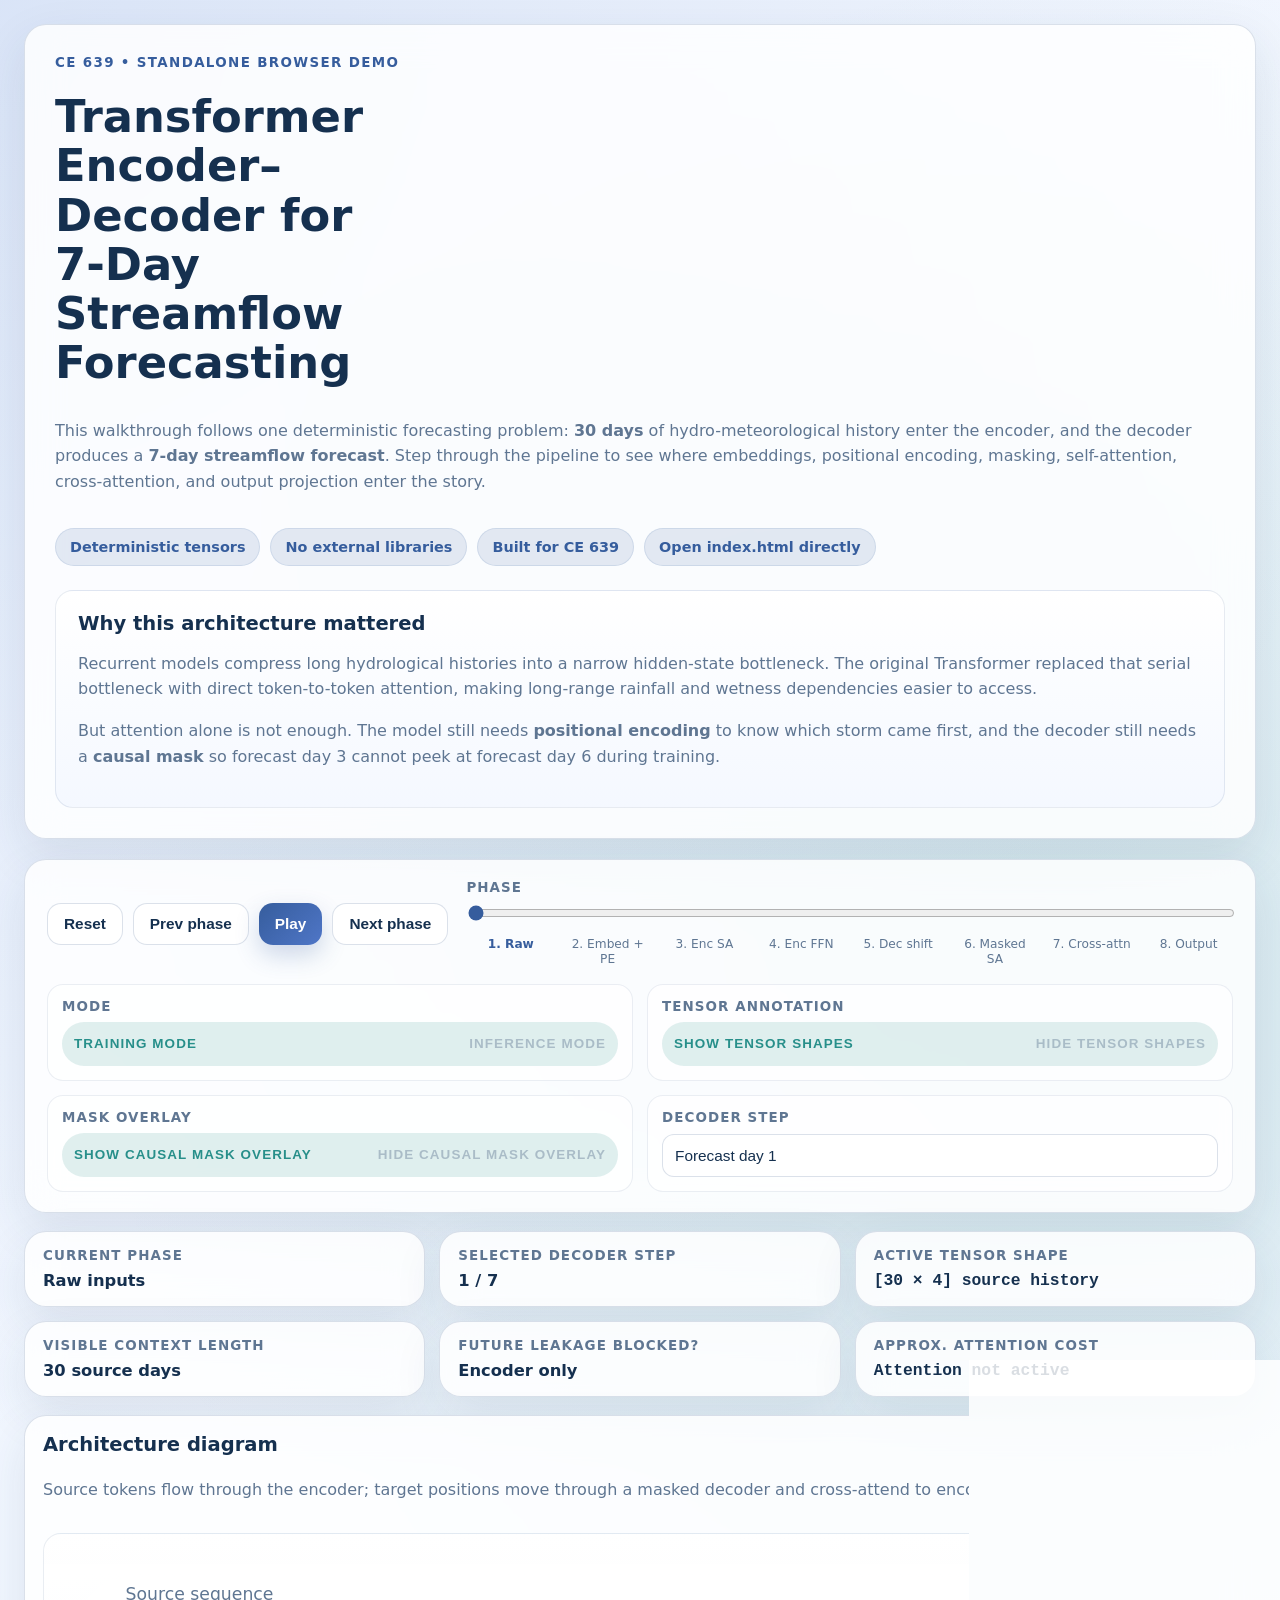
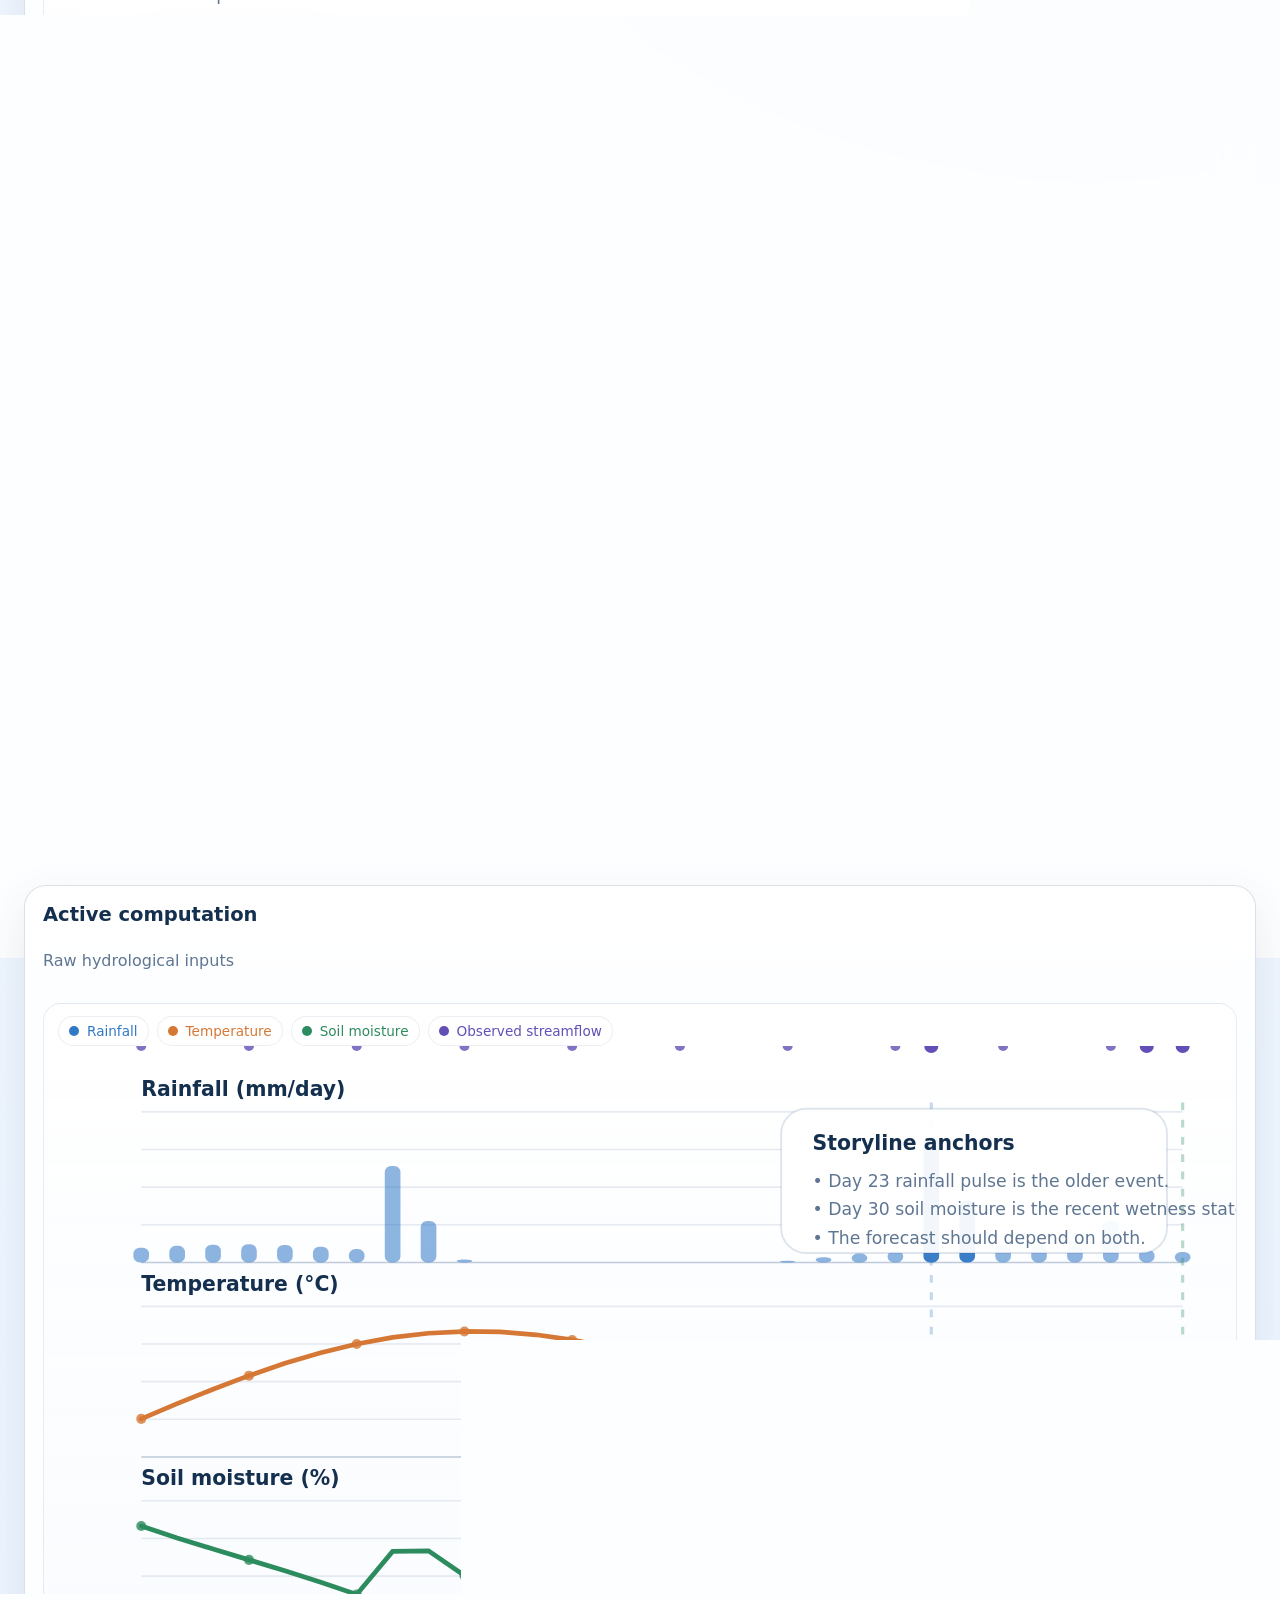
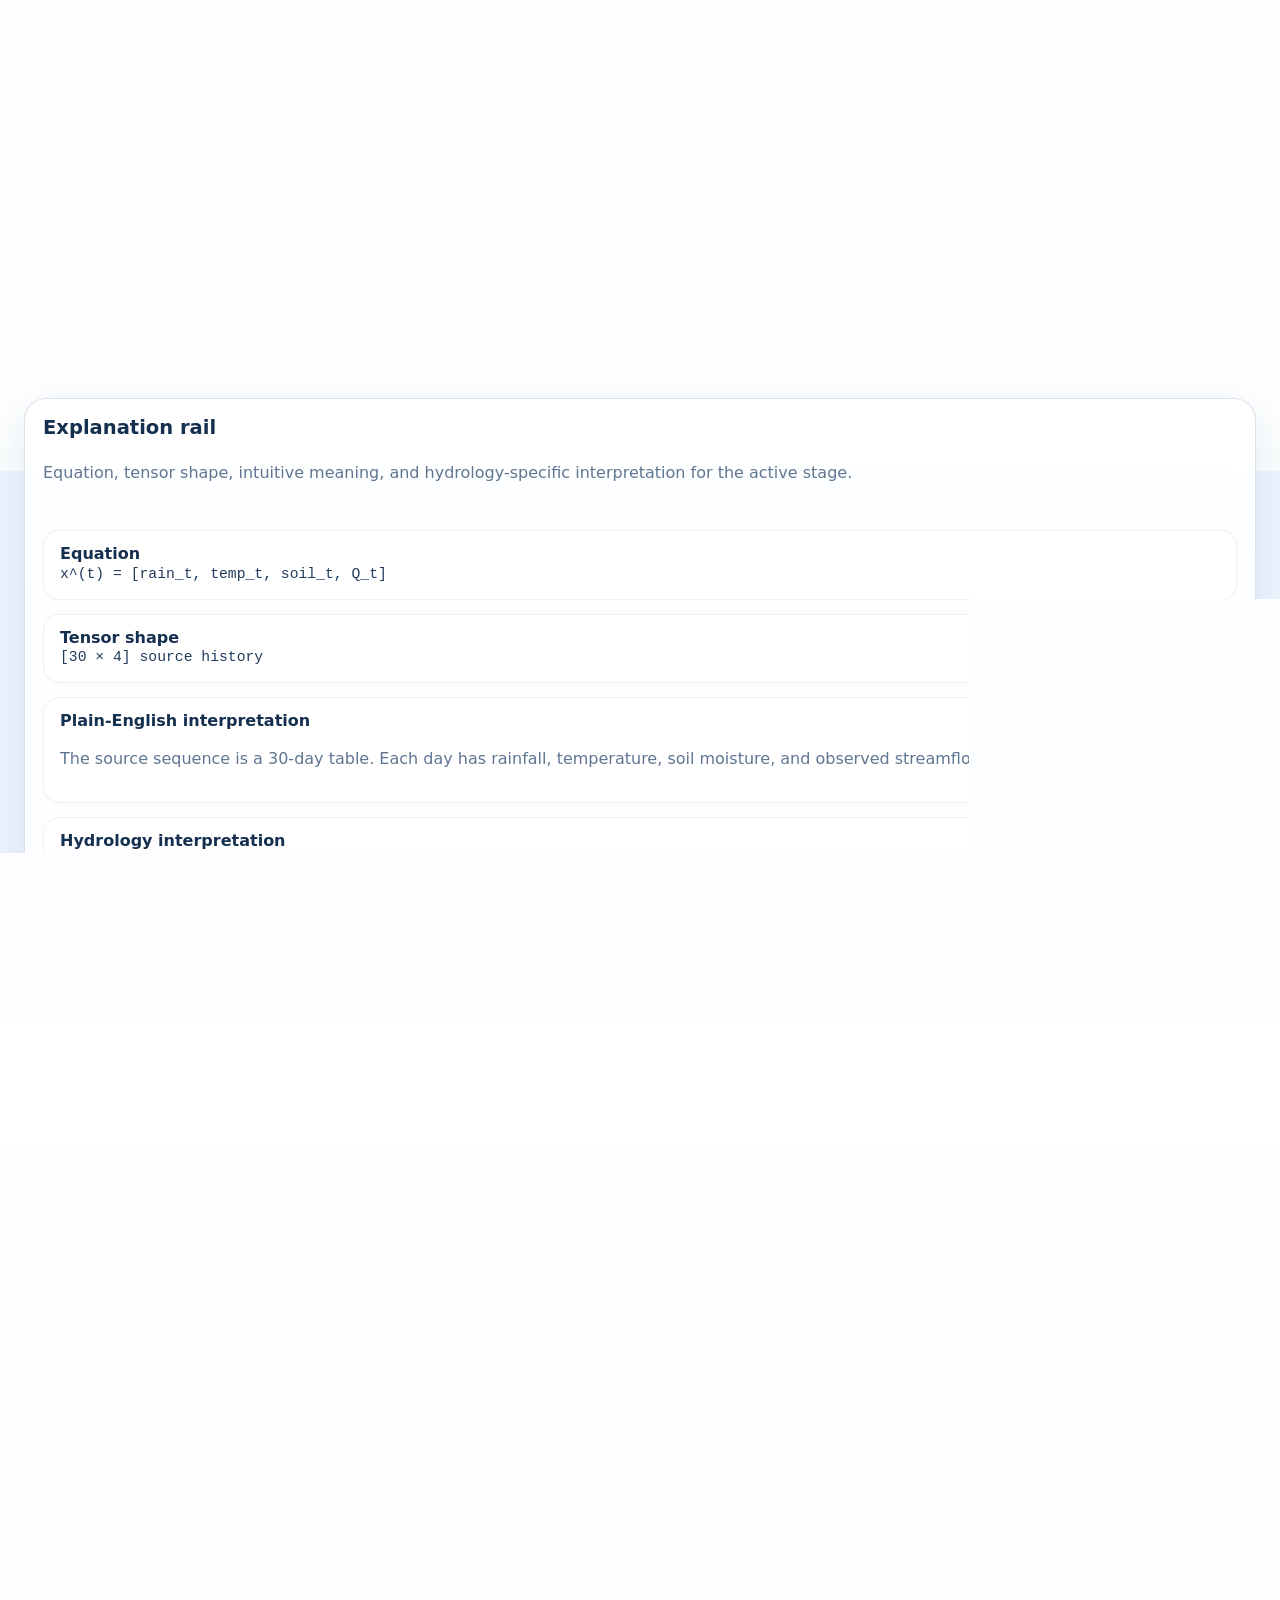
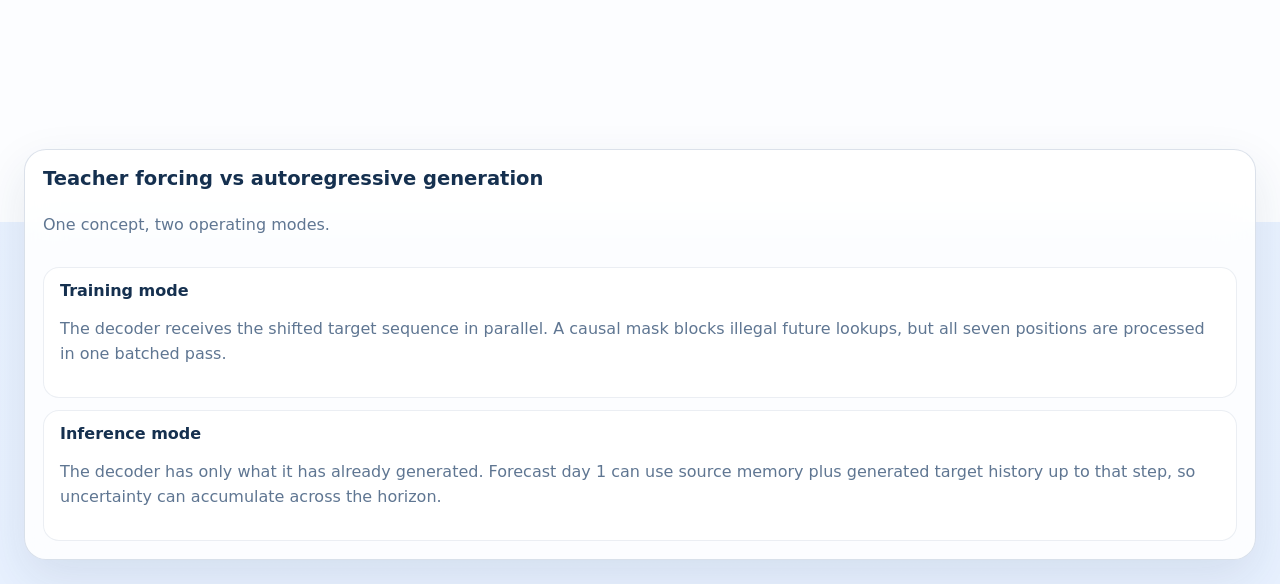
<file: Set2/03_transformer_streamflow_encoder_decoder_walkthrough/index.html>
<!DOCTYPE html>
<html lang="en">

<head>
  <meta charset="UTF-8" />
  <meta name="viewport" content="width=device-width, initial-scale=1.0" />
  <title>Transformer Encoder–Decoder for 7-Day Streamflow Forecasting</title>
  <link rel="stylesheet" href="styles.css" />
</head>

<body>
  <div class="page-shell">
    <header class="hero panel">
      <div class="hero-main">
        <div class="eyebrow">CE 639 • Standalone browser demo</div>
        <h1>Transformer Encoder–Decoder for 7-Day Streamflow Forecasting</h1>
        <p class="lede">
          This walkthrough follows one deterministic forecasting problem: <strong>30 days</strong> of
          hydro-meteorological history enter the encoder, and the decoder produces a
          <strong>7-day streamflow forecast</strong>. Step through the pipeline to see where embeddings,
          positional encoding, masking, self-attention, cross-attention, and output projection enter the story.
        </p>
        <div class="pill-row">
          <span class="pill">Deterministic tensors</span>
          <span class="pill">No external libraries</span>
          <span class="pill">Built for CE 639</span>
          <span class="pill">Open index.html directly</span>
        </div>
      </div>
      <aside class="story-card">
        <h2>Why this architecture mattered</h2>
        <p>
          Recurrent models compress long hydrological histories into a narrow hidden-state bottleneck.
          The original Transformer replaced that serial bottleneck with direct token-to-token attention,
          making long-range rainfall and wetness dependencies easier to access.
        </p>
        <p>
          But attention alone is not enough. The model still needs <strong>positional encoding</strong> to know
          which storm came first, and the decoder still needs a <strong>causal mask</strong> so forecast day 3
          cannot peek at forecast day 6 during training.
        </p>
      </aside>
    </header>

    <section class="controls panel">
      <div class="controls-top">
        <div class="button-group">
          <button id="resetBtn" class="btn btn-secondary">Reset</button>
          <button id="prevBtn" class="btn btn-secondary">Prev phase</button>
          <button id="playBtn" class="btn btn-primary">Play</button>
          <button id="nextBtn" class="btn btn-secondary">Next phase</button>
        </div>
        <div class="phase-control">
          <label for="phaseSlider">Phase</label>
          <input id="phaseSlider" type="range" min="0" max="7" step="1" value="0" />
          <div id="phaseTicks" class="phase-ticks"></div>
        </div>
      </div>

      <div class="controls-grid">
        <label class="toggle-card">
          <span>Mode</span>
          <button id="modeToggle" class="toggle-pill" aria-pressed="false">
            <span class="toggle-on">Training mode</span>
            <span class="toggle-off">Inference mode</span>
          </button>
        </label>

        <label class="toggle-card">
          <span>Tensor annotation</span>
          <button id="shapesToggle" class="toggle-pill is-on" aria-pressed="true">
            <span class="toggle-on">Show tensor shapes</span>
            <span class="toggle-off">Hide tensor shapes</span>
          </button>
        </label>

        <label class="toggle-card">
          <span>Mask overlay</span>
          <button id="maskToggle" class="toggle-pill is-on" aria-pressed="true">
            <span class="toggle-on">Show causal mask overlay</span>
            <span class="toggle-off">Hide causal mask overlay</span>
          </button>
        </label>

        <label class="selector-card" for="decoderStepSelect">
          <span>Decoder step</span>
          <select id="decoderStepSelect"></select>
        </label>
      </div>
    </section>

    <section class="metrics-row">
      <div class="metric-card panel">
        <div class="metric-label">Current phase</div>
        <div id="metricPhase" class="metric-value">Raw inputs</div>
      </div>
      <div class="metric-card panel">
        <div class="metric-label">Selected decoder step</div>
        <div id="metricStep" class="metric-value">1 / 7</div>
      </div>
      <div class="metric-card panel">
        <div class="metric-label">Active tensor shape</div>
        <div id="metricShape" class="metric-value mono">[30 × 4]</div>
      </div>
      <div class="metric-card panel">
        <div class="metric-label">Visible context length</div>
        <div id="metricContext" class="metric-value">30 source days</div>
      </div>
      <div class="metric-card panel">
        <div class="metric-label">Future leakage blocked?</div>
        <div id="metricLeakage" class="metric-value">Encoder only</div>
      </div>
      <div class="metric-card panel">
        <div class="metric-label">Approx. attention cost</div>
        <div id="metricCost" class="metric-value mono">O(30²) ≈ 900 scores</div>
      </div>
    </section>

    <main class="main-grid">
      <section class="panel main-panel">
        <div class="panel-header">
          <h2>Architecture diagram</h2>
          <p>Source tokens flow through the encoder; target positions move through a masked decoder and cross-attend to
            encoder memory.</p>
        </div>
        <div id="architecturePanel" class="svg-wrap architecture-wrap" aria-label="Architecture diagram"></div>
      </section>

      <section class="panel main-panel">
        <div class="panel-header">
          <h2>Active computation</h2>
          <p id="activePanelTitle">Raw hydrological inputs</p>
        </div>
        <div id="activeComputationPanel" class="svg-wrap active-wrap" aria-live="polite"></div>
      </section>

      <aside class="panel explanation-panel">
        <div class="panel-header">
          <h2>Explanation rail</h2>
          <p>Equation, tensor shape, intuitive meaning, and hydrology-specific interpretation for the active stage.</p>
        </div>

        <div class="explanation-block">
          <h3>Equation</h3>
          <pre id="equationBlock" class="equation mono"></pre>
        </div>

        <div class="explanation-block">
          <h3>Tensor shape</h3>
          <div id="shapeBlock" class="shape-block mono"></div>
        </div>

        <div class="explanation-block">
          <h3>Plain-English interpretation</h3>
          <p id="plainBlock"></p>
        </div>

        <div class="explanation-block">
          <h3>Hydrology interpretation</h3>
          <p id="hydroBlock"></p>
        </div>

        <div class="explanation-block">
          <h3>Why this matters</h3>
          <p id="whyBlock"></p>
        </div>
      </aside>
    </main>

    <section class="bottom-grid">
      <section class="panel forecast-panel">
        <div class="panel-header">
          <h2>7-day forecast panel</h2>
          <p>The trajectory is deterministic and designed to depend on an older rainfall pulse plus recent wetness
            memory.</p>
        </div>
        <div id="forecastPanel" class="svg-wrap forecast-wrap"></div>
        <p id="forecastCaption" class="caption"></p>
      </section>



      <section class="panel teacher-forcing-panel">
        <div class="panel-header">
          <h2>Teacher forcing vs autoregressive generation</h2>
          <p>One concept, two operating modes.</p>
        </div>
        <div class="teacher-grid">
          <div class="teacher-card">
            <h3>Training mode</h3>
            <p>
              The decoder receives the shifted target sequence in parallel. A causal mask blocks illegal future lookups,
              but all seven positions are processed in one batched pass.
            </p>
          </div>
          <div class="teacher-card">
            <h3>Inference mode</h3>
            <p>
              The decoder has only what it has already generated. Forecast day <span id="teacherStep">1</span> can use
              source memory plus generated target history up to that step, so uncertainty can accumulate across the
              horizon.
            </p>
          </div>
        </div>
      </section>
    </section>
  </div>

  <script src="app.js"></script>
</body>

</html>
</file>
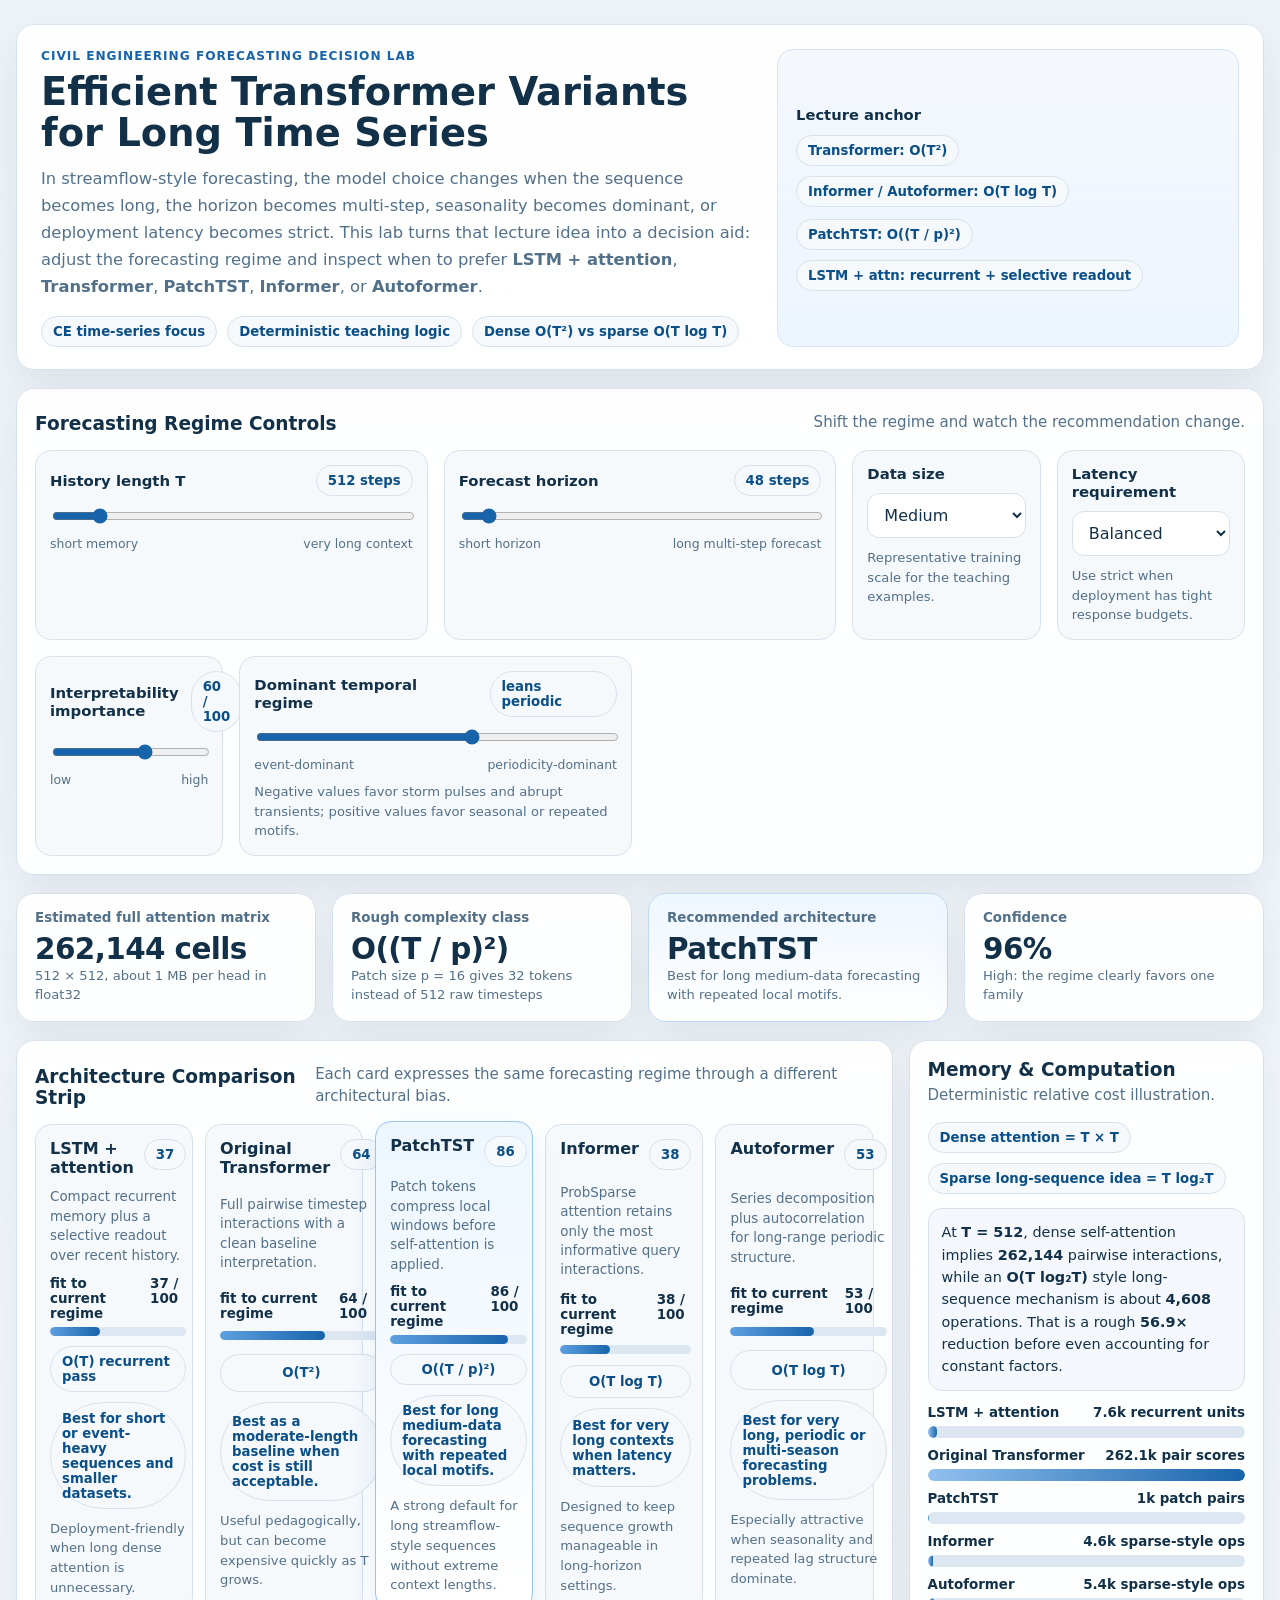
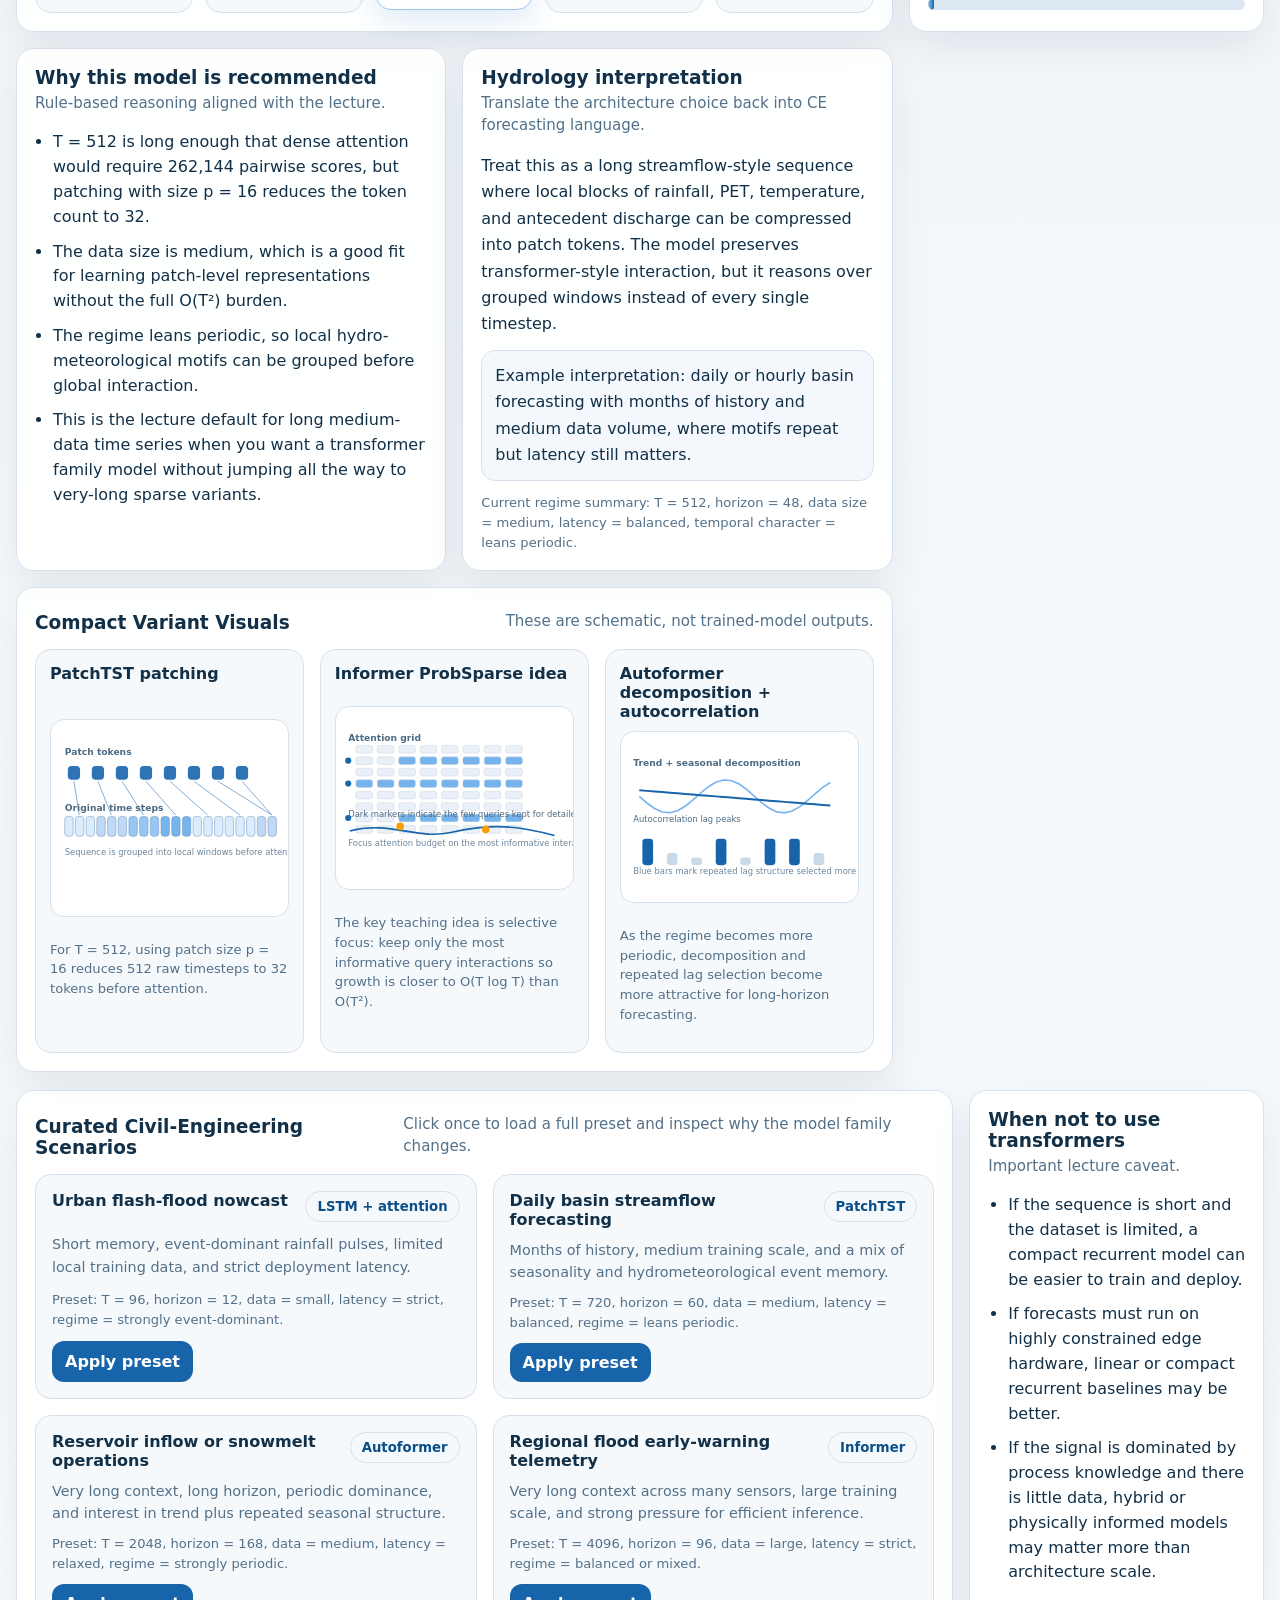
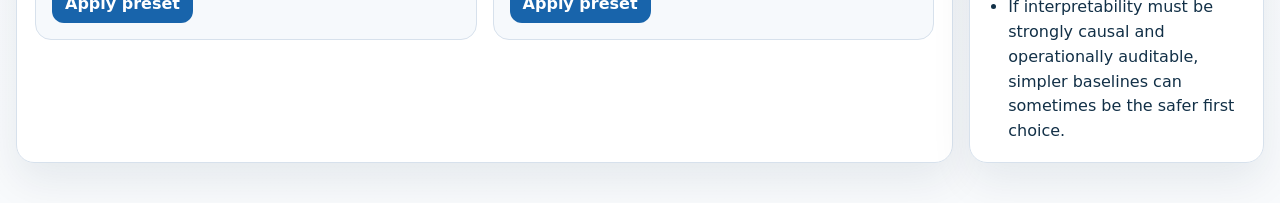
<file: Set2/04_ce_transformer_variants_decision_lab/index.html>
<!DOCTYPE html>
<html lang="en">
<head>
  <meta charset="UTF-8" />
  <meta name="viewport" content="width=device-width, initial-scale=1.0" />
  <title>CE Transformer Variants Decision Lab</title>
  <link rel="stylesheet" href="styles.css" />
</head>
<body>
  <div class="page-shell">
    <header class="hero card">
      <div class="hero-copy">
        <p class="eyebrow">Civil Engineering Forecasting Decision Lab</p>
        <h1>Efficient Transformer Variants for Long Time Series</h1>
        <p class="hero-text">
          In streamflow-style forecasting, the model choice changes when the sequence becomes long,
          the horizon becomes multi-step, seasonality becomes dominant, or deployment latency becomes strict.
          This lab turns that lecture idea into a decision aid: adjust the forecasting regime and inspect when to
          prefer <strong>LSTM + attention</strong>, <strong>Transformer</strong>, <strong>PatchTST</strong>, <strong>Informer</strong>, or <strong>Autoformer</strong>.
        </p>
        <div class="hero-tags">
          <span class="tag">CE time-series focus</span>
          <span class="tag">Deterministic teaching logic</span>
          <span class="tag">Dense O(T²) vs sparse O(T log T)</span>
        </div>
      </div>
      <div class="hero-side">
        <div class="formula-box">
          <div class="formula-title">Lecture anchor</div>
          <div class="formula-row">
            <span class="formula-chip">Transformer: O(T²)</span>
            <span class="formula-chip">Informer / Autoformer: O(T log T)</span>
          </div>
          <div class="formula-row">
            <span class="formula-chip">PatchTST: O((T / p)²)</span>
            <span class="formula-chip">LSTM + attn: recurrent + selective readout</span>
          </div>
        </div>
      </div>
    </header>

    <section class="controls card">
      <div class="section-head">
        <h2>Forecasting Regime Controls</h2>
        <p>Shift the regime and watch the recommendation change.</p>
      </div>
      <div class="controls-grid">
        <label class="control-field span-2">
          <div class="label-row">
            <span>History length <strong>T</strong></span>
            <span class="value-badge" id="historyValue">512 steps</span>
          </div>
          <input id="historyRange" type="range" min="48" max="4096" step="16" value="512" />
          <div class="hint-row">
            <span>short memory</span>
            <span>very long context</span>
          </div>
        </label>

        <label class="control-field span-2">
          <div class="label-row">
            <span>Forecast horizon</span>
            <span class="value-badge" id="horizonValue">48 steps</span>
          </div>
          <input id="horizonRange" type="range" min="6" max="720" step="6" value="48" />
          <div class="hint-row">
            <span>short horizon</span>
            <span>long multi-step forecast</span>
          </div>
        </label>

        <label class="control-field">
          <div class="label-row">
            <span>Data size</span>
          </div>
          <select id="dataSizeSelect">
            <option value="small">Small</option>
            <option value="medium" selected>Medium</option>
            <option value="large">Large</option>
          </select>
          <div class="microcopy">Representative training scale for the teaching examples.</div>
        </label>

        <label class="control-field">
          <div class="label-row">
            <span>Latency requirement</span>
          </div>
          <select id="latencySelect">
            <option value="strict">Strict</option>
            <option value="balanced" selected>Balanced</option>
            <option value="relaxed">Relaxed</option>
          </select>
          <div class="microcopy">Use strict when deployment has tight response budgets.</div>
        </label>

        <label class="control-field">
          <div class="label-row">
            <span>Interpretability importance</span>
            <span class="value-badge" id="interpretValue">60 / 100</span>
          </div>
          <input id="interpretRange" type="range" min="0" max="100" step="1" value="60" />
          <div class="hint-row">
            <span>low</span>
            <span>high</span>
          </div>
        </label>

        <label class="control-field span-2 regime-field">
          <div class="label-row">
            <span>Dominant temporal regime</span>
            <span class="value-badge" id="regimeValue">leans periodic</span>
          </div>
          <input id="regimeRange" type="range" min="-100" max="100" step="1" value="20" />
          <div class="hint-row">
            <span>event-dominant</span>
            <span>periodicity-dominant</span>
          </div>
          <div class="regime-caption">Negative values favor storm pulses and abrupt transients; positive values favor seasonal or repeated motifs.</div>
        </label>
      </div>
    </section>

    <section class="metrics-grid">
      <article class="metric-card card">
        <div class="metric-label">Estimated full attention matrix</div>
        <div class="metric-value" id="matrixValue">262,144 cells</div>
        <div class="metric-sub" id="matrixSub">512 × 512, about 1.00 MB per head in float32</div>
      </article>
      <article class="metric-card card">
        <div class="metric-label">Rough complexity class</div>
        <div class="metric-value" id="complexityValue">O((T / p)²)</div>
        <div class="metric-sub" id="complexitySub">Patch-level attention instead of every timestep attending to every timestep</div>
      </article>
      <article class="metric-card card metric-emphasis">
        <div class="metric-label">Recommended architecture</div>
        <div class="metric-value" id="recommendValue">PatchTST</div>
        <div class="metric-sub" id="recommendSub">Long medium-data forecasting with manageable cost</div>
      </article>
      <article class="metric-card card">
        <div class="metric-label">Confidence</div>
        <div class="metric-value" id="confidenceValue">82%</div>
        <div class="metric-sub" id="confidenceSub">High: the regime clearly favors one family</div>
      </article>
    </section>

    <section class="main-grid">
      <article class="card architecture-panel span-2">
        <div class="section-head">
          <h2>Architecture Comparison Strip</h2>
          <p>Each card expresses the same forecasting regime through a different architectural bias.</p>
        </div>
        <div id="architectureStrip" class="architecture-strip"></div>
      </article>

      <article class="card memory-panel">
        <div class="section-head compact">
          <h2>Memory & Computation</h2>
          <p>Deterministic relative cost illustration.</p>
        </div>
        <div class="formula-stack">
          <span class="formula-chip">Dense attention = T × T</span>
          <span class="formula-chip">Sparse long-sequence idea = T log₂T</span>
        </div>
        <div class="scaling-callout" id="scalingCallout"></div>
        <div id="costBars" class="cost-bars"></div>
      </article>

      <article class="card explanation-panel">
        <div class="section-head compact">
          <h2>Why this model is recommended</h2>
          <p>Rule-based reasoning aligned with the lecture.</p>
        </div>
        <ul id="whyList" class="explanation-list"></ul>
      </article>

      <article class="card hydro-panel">
        <div class="section-head compact">
          <h2>Hydrology interpretation</h2>
          <p>Translate the architecture choice back into CE forecasting language.</p>
        </div>
        <div id="hydroText" class="hydro-copy"></div>
      </article>

      <article class="card visuals-panel span-2">
        <div class="section-head">
          <h2>Compact Variant Visuals</h2>
          <p>These are schematic, not trained-model outputs.</p>
        </div>
        <div class="visuals-grid">
          <div class="mini-visual">
            <div class="mini-title">PatchTST patching</div>
            <div id="patchVisual" class="svg-holder"></div>
            <p class="mini-caption" id="patchCaption"></p>
          </div>
          <div class="mini-visual">
            <div class="mini-title">Informer ProbSparse idea</div>
            <div id="informerVisual" class="svg-holder"></div>
            <p class="mini-caption" id="informerCaption"></p>
          </div>
          <div class="mini-visual">
            <div class="mini-title">Autoformer decomposition + autocorrelation</div>
            <div id="autoformerVisual" class="svg-holder"></div>
            <p class="mini-caption" id="autoformerCaption"></p>
          </div>
        </div>
      </article>
    </section>

    <section class="bottom-grid">
      <article class="card scenarios-panel span-2">
        <div class="section-head">
          <h2>Curated Civil-Engineering Scenarios</h2>
          <p>Click once to load a full preset and inspect why the model family changes.</p>
        </div>
        <div id="scenarioGrid" class="scenario-grid"></div>
      </article>

      <article class="card caution-panel">
        <div class="section-head compact">
          <h2>When not to use transformers</h2>
          <p>Important lecture caveat.</p>
        </div>
        <ul class="caution-list">
          <li>If the sequence is short and the dataset is limited, a compact recurrent model can be easier to train and deploy.</li>
          <li>If forecasts must run on highly constrained edge hardware, linear or compact recurrent baselines may be better.</li>
          <li>If the signal is dominated by process knowledge and there is little data, hybrid or physically informed models may matter more than architecture scale.</li>
          <li>If interpretability must be strongly causal and operationally auditable, simpler baselines can sometimes be the safer first choice.</li>
        </ul>
      </article>
    </section>
  </div>

  <script src="app.js"></script>
</body>
</html>
</file>
<file: Set1/demo_1_attention_calculator/styles.css>
:root {
  --bg: #f3eff7;
  --panel: rgba(255, 255, 255, 0.9);
  --panel-border: rgba(99, 4, 90, 0.12);
  --shadow: 0 18px 42px rgba(61, 32, 73, 0.12);
  --ink: #2f2436;
  --muted: #6d6172;
  --purple: #63045a;
  --blue: #2d3e78;
  --orange: #d46e00;
  --green: #2d7d5a;
  --rose: #c84f3d;
  --soft: #f2e8f4;
  --line: #ddd2e1;
}

* { box-sizing: border-box; }

html, body {
  margin: 0;
  min-height: 100%;
  background:
    radial-gradient(circle at top left, rgba(212, 110, 0, 0.11), transparent 26%),
    radial-gradient(circle at top right, rgba(45, 62, 120, 0.11), transparent 30%),
    linear-gradient(180deg, #fdf9fd 0%, var(--bg) 100%);
  color: var(--ink);
  font-family: "Avenir Next", "Trebuchet MS", sans-serif;
}

body { padding: 28px; }

.page-shell {
  max-width: 1540px;
  margin: 0 auto;
  display: grid;
  gap: 18px;
}

.hero, .controls-card, .metric-card, .panel {
  background: var(--panel);
  border: 1px solid var(--panel-border);
  border-radius: 24px;
  box-shadow: var(--shadow);
  backdrop-filter: blur(10px);
}

/* Hero */
.hero {
  display: flex;
  justify-content: space-between;
  gap: 28px;
  padding: 24px 28px;
  align-items: flex-start;
}

.eyebrow {
  margin: 0 0 6px;
  text-transform: uppercase;
  letter-spacing: 0.13em;
  font-size: 0.78rem;
  font-weight: 700;
  color: var(--purple);
}

.hero h1 {
  margin: 0;
  font-family: "Iowan Old Style", "Palatino Linotype", serif;
  font-size: 2.35rem;
  line-height: 1.05;
  color: var(--purple);
}

.hero-copy {
  max-width: 880px;
  margin: 12px 0 0;
  color: var(--muted);
  line-height: 1.58;
  font-size: 1rem;
}

.hero-story {
  margin-top: 18px;
  max-width: 880px;
  padding: 14px 16px;
  border-radius: 18px;
  background: linear-gradient(180deg, rgba(255,255,255,0.9), rgba(244,235,248,0.92));
  border: 1px solid rgba(99,4,90,0.08);
}

.story-label {
  display: inline-block;
  margin-bottom: 6px;
  color: var(--purple);
  font-size: 0.82rem;
  font-weight: 700;
  text-transform: uppercase;
  letter-spacing: 0.12em;
}

.story-copy {
  font-size: 0.97rem;
  color: var(--muted);
  line-height: 1.55;
  margin: 0;
}

.hero-note {
  display: flex;
  flex-wrap: wrap;
  gap: 10px;
  justify-content: flex-end;
  max-width: 300px;
}

.note-pill {
  display: inline-flex;
  align-items: center;
  border-radius: 999px;
  padding: 10px 14px;
  background: rgba(99,4,90,0.08);
  color: var(--purple);
  font-size: 0.82rem;
  font-weight: 700;
}

/* Controls */
.controls-card {
  padding: 20px 22px 22px;
  display: grid;
  gap: 18px;
}

.controls-header {
  display: flex;
  justify-content: space-between;
  gap: 20px;
  align-items: flex-start;
}

.controls-header h2, .panel h2 {
  margin: 0;
  color: var(--purple);
  font-family: "Iowan Old Style", "Palatino Linotype", serif;
  font-size: 1.18rem;
}

.controls-copy, .panel-copy {
  margin: 6px 0 0;
  color: var(--muted);
  font-size: 0.95rem;
  line-height: 1.5;
}

.button-row { display: flex; flex-wrap: wrap; gap: 10px; }

button {
  border: 0;
  border-radius: 999px;
  padding: 11px 16px;
  background: rgba(99,4,90,0.12);
  color: var(--purple);
  cursor: pointer;
  font-weight: 700;
  font-family: inherit;
  transition: transform 0.15s ease, box-shadow 0.15s ease;
}

button:hover {
  transform: translateY(-1px);
  box-shadow: 0 8px 20px rgba(61,32,73,0.14);
}

button.secondary {
  background: rgba(45,62,120,0.11);
  color: var(--blue);
}

.controls-grid {
  display: grid;
  grid-template-columns: repeat(4, minmax(0, 1fr));
  gap: 16px;
}

.control {
  display: grid;
  gap: 10px;
  padding: 14px;
  border-radius: 18px;
  background: linear-gradient(180deg, rgba(255,255,255,0.92), rgba(244,235,246,0.86));
  border: 1px solid rgba(99,4,90,0.08);
}

.control-label {
  text-transform: uppercase;
  letter-spacing: 0.1em;
  font-size: 0.76rem;
  font-weight: 700;
  color: var(--purple);
}

.control-value {
  font-family: "Iowan Old Style", "Palatino Linotype", serif;
  font-size: 1.42rem;
  color: var(--purple);
}

input[type="range"] {
  width: 100%;
  accent-color: var(--purple);
}

.segmented {
  display: inline-flex;
  gap: 6px;
  padding: 5px;
  border-radius: 999px;
  background: rgba(99,4,90,0.07);
}

.segmented-btn {
  background: transparent;
  color: var(--muted);
  padding: 6px 11px;
  font-size: 0.82rem;
}

.segmented-btn.active {
  background: var(--purple);
  color: #fff;
}

.prompt-grid {
  display: grid;
  grid-template-columns: repeat(3, minmax(0, 1fr));
  gap: 14px;
}

.prompt-card {
  padding: 14px 15px;
  border-radius: 18px;
  background: linear-gradient(180deg, rgba(255,255,255,0.92), rgba(238,232,246,0.9));
  border: 1px solid rgba(99,4,90,0.08);
}

.prompt-title {
  color: var(--purple);
  font-family: "Iowan Old Style", "Palatino Linotype", serif;
  font-size: 1.05rem;
  font-weight: 700;
}

.prompt-copy {
  margin: 6px 0 0;
  font-size: 0.92rem;
  color: var(--muted);
  line-height: 1.5;
}

/* Metrics */
.metrics-grid {
  display: grid;
  grid-template-columns: repeat(5, minmax(0, 1fr));
  gap: 12px;
}

.metric-card { padding: 14px 16px; }

.metric-label {
  text-transform: uppercase;
  letter-spacing: 0.09em;
  font-size: 0.76rem;
  font-weight: 700;
  color: var(--purple);
}

.metric-value {
  margin-top: 8px;
  color: var(--purple);
  font-family: "Iowan Old Style", "Palatino Linotype", serif;
  font-size: 1.6rem;
  line-height: 1.05;
}

/* Dashboard layout */
.dashboard {
  display: grid;
  grid-template-columns: minmax(0, 1fr) minmax(420px, 0.9fr);
  gap: 16px;
  align-items: start;
}

.matrix-col {
  display: grid;
  gap: 16px;
}

.pipeline-col {
  display: grid;
  gap: 16px;
  position: sticky;
  top: 18px;
}

.panel { padding: 16px 18px 18px; }

.panel-header {
  display: flex;
  justify-content: space-between;
  gap: 14px;
  align-items: flex-start;
  margin-bottom: 12px;
}

/* Matrix grid */
.mat-panel {}

.matrix-grid {
  display: grid;
  gap: 4px;
}

.mat-row {
  display: flex;
  align-items: center;
  gap: 6px;
}

.mat-row-label {
  font-size: 0.82rem;
  font-weight: 700;
  color: var(--muted);
  width: 52px;
  flex-shrink: 0;
  text-align: right;
}

.mat-cell-wrap { position: relative; flex: 1; }

.mat-cell {
  width: 100%;
  padding: 8px 6px;
  border-radius: 10px;
  border: 1.5px solid transparent;
  background: rgba(244,235,248,0.7);
  color: var(--ink);
  font-family: "Iowan Old Style", "Palatino Linotype", serif;
  font-size: 1.08rem;
  text-align: center;
  cursor: pointer;
  transition: border-color 0.15s, background 0.15s;
  -moz-appearance: textfield;
}

.mat-cell::-webkit-inner-spin-button,
.mat-cell::-webkit-outer-spin-button { -webkit-appearance: none; }

.mat-cell:focus {
  outline: none;
  border-color: var(--purple);
  background: #fff;
}

.mat-cell.query-row {
  background: rgba(99,4,90,0.1);
  border-color: rgba(99,4,90,0.3);
}

.mat-legend {
  display: flex;
  align-items: center;
  gap: 10px;
  font-size: 0.82rem;
  color: var(--muted);
}

.mleg-col {
  width: 12px;
  height: 12px;
  border-radius: 3px;
  display: inline-block;
}

/* Pipeline steps */
.pipeline-steps {
  display: grid;
  gap: 14px;
}

.pipe-step {
  padding: 12px 14px;
  border-radius: 16px;
  background: linear-gradient(180deg, rgba(255,255,255,0.92), rgba(244,235,248,0.88));
  border: 1px solid rgba(99,4,90,0.08);
}

.pipe-step-label {
  display: flex;
  align-items: center;
  gap: 10px;
  margin-bottom: 8px;
}

.pipe-badge {
  display: inline-flex;
  align-items: center;
  border-radius: 999px;
  padding: 4px 10px;
  font-size: 0.76rem;
  font-weight: 700;
  background: rgba(99,4,90,0.1);
  color: var(--purple);
}

.pipe-title {
  font-size: 0.92rem;
  font-weight: 700;
  color: var(--ink);
}

.pipe-formula {
  font-family: "STIX Two Math", "Cambria Math", "Times New Roman", serif;
  font-size: 0.94rem;
  color: var(--ink);
  margin-bottom: 8px;
  line-height: 1.5;
}

.pipe-svg {
  width: 100%;
  display: block;
  border-radius: 10px;
  border: 1px solid var(--line);
}

.pipe-note {
  margin-top: 6px;
  font-size: 0.84rem;
  color: var(--muted);
  line-height: 1.45;
  font-style: italic;
}

/* Math panel */
.math-panel { display: grid; gap: 12px; }

.math-block {
  padding: 12px 14px;
  border-radius: 16px;
  background: linear-gradient(180deg, rgba(255,255,255,0.92), rgba(244,235,246,0.9));
  border: 1px solid rgba(99,4,90,0.08);
}

.math-kicker {
  text-transform: uppercase;
  letter-spacing: 0.1em;
  font-size: 0.74rem;
  font-weight: 700;
  color: var(--purple);
  margin-bottom: 5px;
}

.math-display {
  font-family: "STIX Two Math", "Cambria Math", "Times New Roman", serif;
  font-size: 1rem;
  color: var(--ink);
  line-height: 1.6;
}

.math-display strong { color: var(--purple); }

/* Insight panel */
.insight-copy {
  font-size: 0.96rem;
  color: var(--muted);
  line-height: 1.58;
}

.insight-copy ul { margin: 0; padding-left: 0; list-style: none; }
.insight-copy li { position: relative; padding-left: 18px; margin-bottom: 8px; }
.insight-copy li::before {
  content: "";
  position: absolute;
  left: 0;
  top: 0.62em;
  width: 8px;
  height: 8px;
  border-radius: 50%;
  background: linear-gradient(135deg, var(--orange), var(--purple));
}

.site-footer {
  padding: 12px 6px 20px;
  text-align: center;
  font-size: 0.9rem;
  color: var(--muted);
}

/* SVG styles */
.pipe-svg text { font-family: "Avenir Next", "Trebuchet MS", sans-serif; }

@media (max-width: 1200px) {
  .controls-grid { grid-template-columns: repeat(2, minmax(0, 1fr)); }
  .dashboard { grid-template-columns: 1fr; }
  .pipeline-col { position: static; }
  .prompt-grid { grid-template-columns: repeat(2, minmax(0, 1fr)); }
}

@media (max-width: 760px) {
  body { padding: 16px; }
  .hero { flex-direction: column; }
  .hero h1 { font-size: 1.8rem; }
  .controls-grid, .metrics-grid, .prompt-grid { grid-template-columns: 1fr; }
  .controls-header { flex-direction: column; }
}
</file>
<file: Set1/demo_2_multihead_attention/styles.css>
:root {
    --bg: #f3eff7;
    --panel: rgba(255, 255, 255, 0.9);
    --panel-border: rgba(99, 4, 90, 0.12);
    --shadow: 0 18px 42px rgba(61, 32, 73, 0.12);
    --ink: #2f2436;
    --muted: #6d6172;
    --purple: #63045a;
    --blue: #2d3e78;
    --orange: #d46e00;
    --green: #2d7d5a;
    --rose: #c84f3d;
    --soft: #f2e8f4;
    --line: #ddd2e1;
}

* {
    box-sizing: border-box;
}

html,
body {
    margin: 0;
    min-height: 100%;
    background:
        radial-gradient(circle at top left, rgba(212, 110, 0, 0.10), transparent 26%),
        radial-gradient(circle at top right, rgba(45, 62, 120, 0.10), transparent 30%),
        linear-gradient(180deg, #fdf9fd 0%, var(--bg) 100%);
    color: var(--ink);
    font-family: "Avenir Next", "Trebuchet MS", sans-serif;
}

body {
    padding: 28px;
}

.page-shell {
    max-width: 1540px;
    margin: 0 auto;
    display: grid;
    gap: 18px;
}

.hero,
.controls-card,
.metric-card,
.panel {
    background: var(--panel);
    border: 1px solid var(--panel-border);
    border-radius: 24px;
    box-shadow: var(--shadow);
    backdrop-filter: blur(10px);
}

.hero {
    display: flex;
    justify-content: space-between;
    gap: 28px;
    padding: 24px 28px;
    align-items: flex-start;
}

.eyebrow {
    margin: 0 0 6px;
    text-transform: uppercase;
    letter-spacing: .13em;
    font-size: .78rem;
    font-weight: 700;
    color: var(--purple);
}

.hero h1 {
    margin: 0;
    font-family: "Iowan Old Style", "Palatino Linotype", serif;
    font-size: 2.35rem;
    line-height: 1.05;
    color: var(--purple);
}

.hero-copy {
    max-width: 880px;
    margin: 12px 0 0;
    color: var(--muted);
    line-height: 1.58;
    font-size: 1rem;
}

.hero-story {
    margin-top: 18px;
    max-width: 880px;
    padding: 14px 16px;
    border-radius: 18px;
    background: linear-gradient(180deg, rgba(255, 255, 255, 0.9), rgba(244, 235, 248, 0.92));
    border: 1px solid rgba(99, 4, 90, 0.08);
}

.story-label {
    display: inline-block;
    margin-bottom: 6px;
    color: var(--purple);
    font-size: .82rem;
    font-weight: 700;
    text-transform: uppercase;
    letter-spacing: .12em;
}

.story-copy {
    font-size: .97rem;
    color: var(--muted);
    line-height: 1.55;
    margin: 0;
}

.hero-note {
    display: flex;
    flex-wrap: wrap;
    gap: 10px;
    justify-content: flex-end;
    max-width: 300px;
}

.note-pill {
    display: inline-flex;
    align-items: center;
    border-radius: 999px;
    padding: 10px 14px;
    background: rgba(99, 4, 90, 0.08);
    color: var(--purple);
    font-size: .82rem;
    font-weight: 700;
}

.controls-card {
    padding: 20px 22px 22px;
    display: grid;
    gap: 18px;
}

.controls-header {
    display: flex;
    justify-content: space-between;
    gap: 20px;
    align-items: flex-start;
}

.controls-header h2,
.panel h2 {
    margin: 0;
    color: var(--purple);
    font-family: "Iowan Old Style", "Palatino Linotype", serif;
    font-size: 1.18rem;
}

.controls-copy,
.panel-copy {
    margin: 6px 0 0;
    color: var(--muted);
    font-size: .95rem;
    line-height: 1.5;
}

.button-row {
    display: flex;
    flex-wrap: wrap;
    gap: 10px;
}

button {
    border: 0;
    border-radius: 999px;
    padding: 11px 16px;
    background: rgba(99, 4, 90, 0.12);
    color: var(--purple);
    cursor: pointer;
    font-weight: 700;
    font-family: inherit;
    transition: transform .15s, box-shadow .15s;
}

button:hover {
    transform: translateY(-1px);
    box-shadow: 0 8px 20px rgba(61, 32, 73, 0.14);
}

.controls-grid {
    display: grid;
    grid-template-columns: repeat(4, minmax(0, 1fr));
    gap: 16px;
}

.control {
    display: grid;
    gap: 10px;
    padding: 14px;
    border-radius: 18px;
    background: linear-gradient(180deg, rgba(255, 255, 255, 0.92), rgba(244, 235, 246, 0.86));
    border: 1px solid rgba(99, 4, 90, 0.08);
}

.control-label {
    text-transform: uppercase;
    letter-spacing: .1em;
    font-size: .76rem;
    font-weight: 700;
    color: var(--purple);
}

.control-value {
    font-family: "Iowan Old Style", "Palatino Linotype", serif;
    font-size: 1.42rem;
    color: var(--purple);
}

input[type="range"] {
    width: 100%;
    accent-color: var(--purple);
}

.segmented {
    display: inline-flex;
    gap: 6px;
    padding: 5px;
    border-radius: 999px;
    background: rgba(99, 4, 90, 0.07);
}

.segmented-btn {
    background: transparent;
    color: var(--muted);
    padding: 6px 11px;
    font-size: .82rem;
}

.segmented-btn.active {
    background: var(--purple);
    color: #fff;
}

.prompt-grid {
    display: grid;
    grid-template-columns: repeat(3, minmax(0, 1fr));
    gap: 14px;
}

.prompt-card {
    padding: 14px 15px;
    border-radius: 18px;
    background: linear-gradient(180deg, rgba(255, 255, 255, 0.92), rgba(238, 232, 246, 0.9));
    border: 1px solid rgba(99, 4, 90, 0.08);
}

.prompt-title {
    color: var(--purple);
    font-family: "Iowan Old Style", "Palatino Linotype", serif;
    font-size: 1.05rem;
    font-weight: 700;
}

.prompt-copy {
    margin: 6px 0 0;
    font-size: .92rem;
    color: var(--muted);
    line-height: 1.5;
}

.metrics-grid {
    display: grid;
    grid-template-columns: repeat(5, minmax(0, 1fr));
    gap: 12px;
}

.metric-card {
    padding: 14px 16px;
}

.metric-label {
    text-transform: uppercase;
    letter-spacing: .09em;
    font-size: .76rem;
    font-weight: 700;
    color: var(--purple);
}

.metric-value {
    margin-top: 8px;
    color: var(--purple);
    font-family: "Iowan Old Style", "Palatino Linotype", serif;
    font-size: 1.6rem;
    line-height: 1.05;
}

.dashboard {
    display: grid;
    grid-template-columns: minmax(0, 1.2fr) minmax(380px, 0.8fr);
    gap: 16px;
    align-items: start;
}

.heads-col {
    display: grid;
    gap: 16px;
}

.detail-col {
    display: grid;
    gap: 16px;
    position: sticky;
    top: 18px;
}

.panel {
    padding: 16px 18px 18px;
}

.panel-header {
    display: flex;
    justify-content: space-between;
    gap: 14px;
    align-items: flex-start;
    margin-bottom: 12px;
}

/* Head grid */
.heads-grid {
    display: grid;
    gap: 10px;
}

.head-row {
    display: grid;
    gap: 10px;
}

.head-card {
    padding: 10px 12px;
    border-radius: 16px;
    background: linear-gradient(180deg, rgba(255, 255, 255, 0.92), rgba(244, 235, 248, 0.9));
    border: 1.5px solid rgba(99, 4, 90, 0.10);
    cursor: pointer;
    transition: border-color .15s, box-shadow .15s;
}

.head-card:hover {
    border-color: var(--purple);
    box-shadow: 0 6px 18px rgba(61, 32, 73, 0.12);
}

.head-card.selected {
    border-color: var(--purple);
    box-shadow: 0 8px 22px rgba(99, 4, 90, 0.18);
}

.head-label {
    display: flex;
    align-items: center;
    gap: 8px;
    margin-bottom: 6px;
}

.head-badge {
    display: inline-flex;
    align-items: center;
    border-radius: 999px;
    padding: 3px 9px;
    font-size: .76rem;
    font-weight: 700;
    background: rgba(99, 4, 90, 0.1);
    color: var(--purple);
}

.head-specialization {
    font-size: .82rem;
    color: var(--muted);
    font-style: italic;
}

.head-svg {
    width: 100%;
    display: block;
    border-radius: 8px;
    border: 1px solid var(--line);
}

/* Expanded view */
.empty-hint {
    display: flex;
    align-items: center;
    justify-content: center;
    height: 140px;
    border: .5px dashed var(--line);
    border-radius: 12px;
    font-size: .95rem;
    color: var(--muted);
    font-style: italic;
}

.expanded-attn {
    width: 100%;
    display: block;
    border-radius: 12px;
    border: 1px solid var(--line);
}

/* Math */
.math-panel {
    display: grid;
    gap: 12px;
}

.math-block {
    padding: 12px 14px;
    border-radius: 16px;
    background: linear-gradient(180deg, rgba(255, 255, 255, 0.92), rgba(244, 235, 246, 0.9));
    border: 1px solid rgba(99, 4, 90, 0.08);
}

.math-kicker {
    text-transform: uppercase;
    letter-spacing: .1em;
    font-size: .74rem;
    font-weight: 700;
    color: var(--purple);
    margin-bottom: 5px;
}

.math-display {
    font-family: "STIX Two Math", "Cambria Math", "Times New Roman", serif;
    font-size: 1rem;
    color: var(--ink);
    line-height: 1.6;
}

.math-display strong {
    color: var(--purple);
}

/* Insight */
.pipe-note {
    margin-top: 8px;
    font-size: .85rem;
    color: var(--muted);
    line-height: 1.5;
    font-style: italic;
}

.insight-copy {
    font-size: .95rem;
    color: var(--muted);
    line-height: 1.58;
}

.insight-copy ul {
    margin: 0;
    padding-left: 0;
    list-style: none;
}

.insight-copy li {
    position: relative;
    padding-left: 18px;
    margin-bottom: 8px;
}

.insight-copy li::before {
    content: "";
    position: absolute;
    left: 0;
    top: .62em;
    width: 8px;
    height: 8px;
    border-radius: 50%;
    background: linear-gradient(135deg, var(--orange), var(--purple));
}

.site-footer {
    padding: 12px 6px 20px;
    text-align: center;
    font-size: .9rem;
    color: var(--muted);
}

@media (max-width:1200px) {
    .controls-grid {
        grid-template-columns: repeat(2, minmax(0, 1fr));
    }

    .dashboard {
        grid-template-columns: 1fr;
    }

    .detail-col {
        position: static;
    }

    .prompt-grid {
        grid-template-columns: repeat(2, minmax(0, 1fr));
    }
}

@media (max-width:760px) {
    body {
        padding: 16px;
    }

    .hero {
        flex-direction: column;
    }

    .hero h1 {
        font-size: 1.8rem;
    }

    .controls-grid,
    .metrics-grid,
    .prompt-grid {
        grid-template-columns: 1fr;
    }

    .controls-header {
        flex-direction: column;
    }
}
</file>
<file: Set1/demo_3_positional_encoding/styles.css>
:root {
    --bg: #f3eff7;
    --panel: rgba(255, 255, 255, 0.9);
    --panel-border: rgba(99, 4, 90, 0.12);
    --shadow: 0 18px 42px rgba(61, 32, 73, 0.12);
    --ink: #2f2436;
    --muted: #6d6172;
    --purple: #63045a;
    --blue: #2d3e78;
    --orange: #d46e00;
    --green: #2d7d5a;
    --rose: #c84f3d;
    --soft: #f2e8f4;
    --line: #ddd2e1;
}

* {
    box-sizing: border-box;
}

html,
body {
    margin: 0;
    min-height: 100%;
    background: radial-gradient(circle at top left, rgba(212, 110, 0, 0.10), transparent 26%),
        radial-gradient(circle at top right, rgba(45, 62, 120, 0.10), transparent 30%),
        linear-gradient(180deg, #fdf9fd 0%, var(--bg) 100%);
    color: var(--ink);
    font-family: "Avenir Next", "Trebuchet MS", sans-serif;
}

body {
    padding: 28px;
}

.page-shell {
    max-width: 1540px;
    margin: 0 auto;
    display: grid;
    gap: 18px;
}

.hero,
.controls-card,
.metric-card,
.panel {
    background: var(--panel);
    border: 1px solid var(--panel-border);
    border-radius: 24px;
    box-shadow: var(--shadow);
    backdrop-filter: blur(10px);
}

.hero {
    display: flex;
    justify-content: space-between;
    gap: 28px;
    padding: 24px 28px;
    align-items: flex-start;
}

.eyebrow {
    margin: 0 0 6px;
    text-transform: uppercase;
    letter-spacing: .13em;
    font-size: .78rem;
    font-weight: 700;
    color: var(--purple);
}

.hero h1 {
    margin: 0;
    font-family: "Iowan Old Style", "Palatino Linotype", serif;
    font-size: 2.3rem;
    line-height: 1.05;
    color: var(--purple);
}

.hero-copy {
    max-width: 880px;
    margin: 12px 0 0;
    color: var(--muted);
    line-height: 1.58;
    font-size: 1rem;
}

.hero-story {
    margin-top: 18px;
    max-width: 880px;
    padding: 14px 16px;
    border-radius: 18px;
    background: linear-gradient(180deg, rgba(255, 255, 255, 0.9), rgba(244, 235, 248, 0.92));
    border: 1px solid rgba(99, 4, 90, 0.08);
}

.story-label {
    display: inline-block;
    margin-bottom: 6px;
    color: var(--purple);
    font-size: .82rem;
    font-weight: 700;
    text-transform: uppercase;
    letter-spacing: .12em;
}

.story-copy {
    font-size: .97rem;
    color: var(--muted);
    line-height: 1.55;
    margin: 0;
}

.hero-note {
    display: flex;
    flex-wrap: wrap;
    gap: 10px;
    justify-content: flex-end;
    max-width: 300px;
}

.note-pill {
    display: inline-flex;
    align-items: center;
    border-radius: 999px;
    padding: 10px 14px;
    background: rgba(99, 4, 90, 0.08);
    color: var(--purple);
    font-size: .82rem;
    font-weight: 700;
}

.controls-card {
    padding: 20px 22px 22px;
    display: grid;
    gap: 18px;
}

.controls-header {
    display: flex;
    justify-content: space-between;
    gap: 20px;
    align-items: flex-start;
}

.controls-header h2,
.panel h2 {
    margin: 0;
    color: var(--purple);
    font-family: "Iowan Old Style", "Palatino Linotype", serif;
    font-size: 1.18rem;
}

.controls-copy,
.panel-copy {
    margin: 6px 0 0;
    color: var(--muted);
    font-size: .95rem;
    line-height: 1.5;
}

.button-row {
    display: flex;
    flex-wrap: wrap;
    gap: 10px;
}

button {
    border: 0;
    border-radius: 999px;
    padding: 11px 16px;
    background: rgba(99, 4, 90, 0.12);
    color: var(--purple);
    cursor: pointer;
    font-weight: 700;
    font-family: inherit;
    transition: transform .15s, box-shadow .15s;
}

button:hover {
    transform: translateY(-1px);
    box-shadow: 0 8px 20px rgba(61, 32, 73, 0.14);
}

.controls-grid {
    display: grid;
    grid-template-columns: repeat(4, minmax(0, 1fr));
    gap: 16px;
}

.control {
    display: grid;
    gap: 10px;
    padding: 14px;
    border-radius: 18px;
    background: linear-gradient(180deg, rgba(255, 255, 255, 0.92), rgba(244, 235, 246, 0.86));
    border: 1px solid rgba(99, 4, 90, 0.08);
}

.control-label {
    text-transform: uppercase;
    letter-spacing: .1em;
    font-size: .76rem;
    font-weight: 700;
    color: var(--purple);
}

.control-value {
    font-family: "Iowan Old Style", "Palatino Linotype", serif;
    font-size: 1.42rem;
    color: var(--purple);
}

input[type="range"] {
    width: 100%;
    accent-color: var(--purple);
}

.segmented {
    display: inline-flex;
    gap: 6px;
    padding: 5px;
    border-radius: 999px;
    background: rgba(99, 4, 90, 0.07);
}

.segmented-btn {
    background: transparent;
    color: var(--muted);
    padding: 6px 11px;
    font-size: .82rem;
}

.segmented-btn.active {
    background: var(--purple);
    color: #fff;
}

.prompt-grid {
    display: grid;
    grid-template-columns: repeat(3, minmax(0, 1fr));
    gap: 14px;
}

.prompt-card {
    padding: 14px 15px;
    border-radius: 18px;
    background: linear-gradient(180deg, rgba(255, 255, 255, 0.92), rgba(238, 232, 246, 0.9));
    border: 1px solid rgba(99, 4, 90, 0.08);
}

.prompt-title {
    color: var(--purple);
    font-family: "Iowan Old Style", "Palatino Linotype", serif;
    font-size: 1.05rem;
    font-weight: 700;
}

.prompt-copy {
    margin: 6px 0 0;
    font-size: .92rem;
    color: var(--muted);
    line-height: 1.5;
}

.metrics-grid {
    display: grid;
    grid-template-columns: repeat(5, minmax(0, 1fr));
    gap: 12px;
}

.metric-card {
    padding: 14px 16px;
}

.metric-label {
    text-transform: uppercase;
    letter-spacing: .09em;
    font-size: .76rem;
    font-weight: 700;
    color: var(--purple);
}

.metric-value {
    margin-top: 8px;
    color: var(--purple);
    font-family: "Iowan Old Style", "Palatino Linotype", serif;
    font-size: 1.6rem;
    line-height: 1.05;
}

.dashboard {
    display: grid;
    grid-template-columns: minmax(0, 1.4fr) minmax(340px, 0.6fr);
    gap: 16px;
    align-items: start;
}

.viz-col {
    display: grid;
    gap: 16px;
}

.side-col {
    display: grid;
    gap: 16px;
    position: sticky;
    top: 18px;
}

.panel {
    padding: 16px 18px 18px;
}

.panel-header {
    display: flex;
    justify-content: space-between;
    gap: 14px;
    align-items: flex-start;
    margin-bottom: 12px;
}

.main-svg {
    width: 100%;
    display: block;
    border-radius: 12px;
    border: 1px solid var(--line);
}

.math-panel {
    display: grid;
    gap: 12px;
}

.math-block {
    padding: 12px 14px;
    border-radius: 16px;
    background: linear-gradient(180deg, rgba(255, 255, 255, 0.92), rgba(244, 235, 246, 0.9));
    border: 1px solid rgba(99, 4, 90, 0.08);
}

.math-kicker {
    text-transform: uppercase;
    letter-spacing: .1em;
    font-size: .74rem;
    font-weight: 700;
    color: var(--purple);
    margin-bottom: 5px;
}

.math-display {
    font-family: "STIX Two Math", "Cambria Math", "Times New Roman", serif;
    font-size: .98rem;
    color: var(--ink);
    line-height: 1.6;
}

.math-display strong {
    color: var(--purple);
}

.insight-copy {
    font-size: .95rem;
    color: var(--muted);
    line-height: 1.58;
}

.insight-copy ul {
    margin: 0;
    padding-left: 0;
    list-style: none;
}

.insight-copy li {
    position: relative;
    padding-left: 18px;
    margin-bottom: 8px;
}

.insight-copy li::before {
    content: "";
    position: absolute;
    left: 0;
    top: .62em;
    width: 8px;
    height: 8px;
    border-radius: 50%;
    background: linear-gradient(135deg, var(--orange), var(--purple));
}

.period-table {
    display: grid;
    gap: 4px;
}

.period-row {
    display: flex;
    align-items: center;
    gap: 10px;
    padding: 5px 8px;
    border-radius: 8px;
}

.period-row:nth-child(even) {
    background: rgba(99, 4, 90, 0.04);
}

.period-dim {
    font-family: monospace;
    font-size: .82rem;
    font-weight: 700;
    color: var(--purple);
    width: 42px;
}

.period-bar-wrap {
    flex: 1;
    height: 8px;
    background: var(--line);
    border-radius: 4px;
    overflow: hidden;
}

.period-bar {
    height: 100%;
    border-radius: 4px;
    background: linear-gradient(90deg, var(--purple), var(--blue));
}

.period-val {
    font-size: .8rem;
    color: var(--muted);
    width: 72px;
    text-align: right;
}

.period-lbl {
    font-size: .78rem;
    color: var(--muted);
    width: 90px;
}

.site-footer {
    padding: 12px 6px 20px;
    text-align: center;
    font-size: .9rem;
    color: var(--muted);
}

@media (max-width:1200px) {
    .controls-grid {
        grid-template-columns: repeat(2, minmax(0, 1fr))
    }

    .dashboard {
        grid-template-columns: 1fr
    }

    .side-col {
        position: static
    }

    .prompt-grid {
        grid-template-columns: repeat(2, minmax(0, 1fr))
    }
}

@media (max-width:760px) {
    body {
        padding: 16px
    }

    .hero {
        flex-direction: column
    }

    .hero h1 {
        font-size: 1.8rem
    }

    .controls-grid,
    .metrics-grid,
    .prompt-grid {
        grid-template-columns: 1fr
    }

    .controls-header {
        flex-direction: column
    }
}
</file>
<file: Set1/demo_4_transformer_architecture/styles.css>
:root {
    --bg: #f3eff7;
    --panel: rgba(255, 255, 255, 0.9);
    --panel-border: rgba(99, 4, 90, 0.12);
    --shadow: 0 18px 42px rgba(61, 32, 73, 0.12);
    --ink: #2f2436;
    --muted: #6d6172;
    --purple: #63045a;
    --blue: #2d3e78;
    --orange: #d46e00;
    --green: #2d7d5a;
    --rose: #c84f3d;
    --soft: #f2e8f4;
    --line: #ddd2e1;
}

* {
    box-sizing: border-box
}

html,
body {
    margin: 0;
    min-height: 100%;
    background: radial-gradient(circle at top left, rgba(212, 110, 0, .10), transparent 26%), radial-gradient(circle at top right, rgba(45, 62, 120, .10), transparent 30%), linear-gradient(180deg, #fdf9fd 0%, var(--bg) 100%);
    color: var(--ink);
    font-family: "Avenir Next", "Trebuchet MS", sans-serif
}

body {
    padding: 28px
}

.page-shell {
    max-width: 1540px;
    margin: 0 auto;
    display: grid;
    gap: 18px
}

.hero,
.controls-card,
.metric-card,
.panel {
    background: var(--panel);
    border: 1px solid var(--panel-border);
    border-radius: 24px;
    box-shadow: var(--shadow);
    backdrop-filter: blur(10px)
}

.hero {
    display: flex;
    justify-content: space-between;
    gap: 28px;
    padding: 24px 28px;
    align-items: flex-start
}

.eyebrow {
    margin: 0 0 6px;
    text-transform: uppercase;
    letter-spacing: .13em;
    font-size: .78rem;
    font-weight: 700;
    color: var(--purple)
}

.hero h1 {
    margin: 0;
    font-family: "Iowan Old Style", "Palatino Linotype", serif;
    font-size: 2.3rem;
    line-height: 1.05;
    color: var(--purple)
}

.hero-copy {
    max-width: 880px;
    margin: 12px 0 0;
    color: var(--muted);
    line-height: 1.58;
    font-size: 1rem
}

.hero-story {
    margin-top: 18px;
    max-width: 880px;
    padding: 14px 16px;
    border-radius: 18px;
    background: linear-gradient(180deg, rgba(255, 255, 255, .9), rgba(244, 235, 248, .92));
    border: 1px solid rgba(99, 4, 90, .08)
}

.story-label {
    display: inline-block;
    margin-bottom: 6px;
    color: var(--purple);
    font-size: .82rem;
    font-weight: 700;
    text-transform: uppercase;
    letter-spacing: .12em
}

.story-copy {
    font-size: .97rem;
    color: var(--muted);
    line-height: 1.55;
    margin: 0
}

.hero-note {
    display: flex;
    flex-wrap: wrap;
    gap: 10px;
    justify-content: flex-end;
    max-width: 300px
}

.note-pill {
    display: inline-flex;
    align-items: center;
    border-radius: 999px;
    padding: 10px 14px;
    background: rgba(99, 4, 90, .08);
    color: var(--purple);
    font-size: .82rem;
    font-weight: 700
}

.controls-card {
    padding: 20px 22px 22px;
    display: grid;
    gap: 18px
}

.controls-header {
    display: flex;
    justify-content: space-between;
    gap: 20px;
    align-items: flex-start
}

.controls-header h2,
.panel h2 {
    margin: 0;
    color: var(--purple);
    font-family: "Iowan Old Style", "Palatino Linotype", serif;
    font-size: 1.18rem
}

.controls-copy,
.panel-copy {
    margin: 6px 0 0;
    color: var(--muted);
    font-size: .95rem;
    line-height: 1.5
}

.button-row {
    display: flex;
    flex-wrap: wrap;
    gap: 10px
}

button {
    border: 0;
    border-radius: 999px;
    padding: 11px 16px;
    background: rgba(99, 4, 90, .12);
    color: var(--purple);
    cursor: pointer;
    font-weight: 700;
    font-family: inherit;
    transition: transform .15s, box-shadow .15s
}

button:hover {
    transform: translateY(-1px);
    box-shadow: 0 8px 20px rgba(61, 32, 73, .14)
}

.controls-grid {
    display: grid;
    grid-template-columns: repeat(4, minmax(0, 1fr));
    gap: 16px
}

.control {
    display: grid;
    gap: 10px;
    padding: 14px;
    border-radius: 18px;
    background: linear-gradient(180deg, rgba(255, 255, 255, .92), rgba(244, 235, 246, .86));
    border: 1px solid rgba(99, 4, 90, .08)
}

.control-label {
    text-transform: uppercase;
    letter-spacing: .1em;
    font-size: .76rem;
    font-weight: 700;
    color: var(--purple)
}

.control-value {
    font-family: "Iowan Old Style", "Palatino Linotype", serif;
    font-size: 1.42rem;
    color: var(--purple)
}

input[type=range] {
    width: 100%;
    accent-color: var(--purple)
}

.arch-tabs {
    display: flex;
    gap: 6px;
    flex-wrap: wrap
}

.arch-tab {
    padding: 7px 13px;
    font-size: .85rem;
    border: .5px solid var(--line);
    border-radius: 999px;
    cursor: pointer;
    color: var(--muted);
    background: transparent;
    font-family: inherit;
    transition: all .15s
}

.arch-tab.on {
    background: var(--purple);
    color: #fff;
    border-color: var(--purple)
}

.prompt-grid {
    display: grid;
    grid-template-columns: repeat(3, minmax(0, 1fr));
    gap: 14px
}

.prompt-card {
    padding: 14px 15px;
    border-radius: 18px;
    background: linear-gradient(180deg, rgba(255, 255, 255, .92), rgba(238, 232, 246, .9));
    border: 1px solid rgba(99, 4, 90, .08)
}

.prompt-title {
    color: var(--purple);
    font-family: "Iowan Old Style", "Palatino Linotype", serif;
    font-size: 1.05rem;
    font-weight: 700
}

.prompt-copy {
    margin: 6px 0 0;
    font-size: .92rem;
    color: var(--muted);
    line-height: 1.5
}

.metrics-grid {
    display: grid;
    grid-template-columns: repeat(5, minmax(0, 1fr));
    gap: 12px
}

.metric-card {
    padding: 14px 16px
}

.metric-label {
    text-transform: uppercase;
    letter-spacing: .09em;
    font-size: .76rem;
    font-weight: 700;
    color: var(--purple)
}

.metric-value {
    margin-top: 8px;
    color: var(--purple);
    font-family: "Iowan Old Style", "Palatino Linotype", serif;
    font-size: 1.5rem;
    line-height: 1.05
}

.dashboard {
    display: grid;
    grid-template-columns: minmax(240px, 340px) minmax(0, 1fr);
    gap: 16px;
    align-items: start
}

.flow-col,
.detail-col {
    display: grid;
    gap: 16px
}

.detail-col {
    position: sticky;
    top: 18px
}

.panel {
    padding: 16px 18px 18px
}

.panel-header {
    display: flex;
    justify-content: space-between;
    gap: 14px;
    align-items: flex-start;
    margin-bottom: 12px
}

/* Flow diagram */
.flow-diagram {
    display: grid;
    gap: 2px
}

.flow-layer {
    padding: 9px 11px;
    border-radius: 12px;
    cursor: pointer;
    border: 1.5px solid transparent;
    transition: all .12s;
    user-select: none
}

.flow-layer:hover {
    border-color: var(--purple) !important;
    box-shadow: 0 4px 14px rgba(99, 4, 90, .12)
}

.flow-layer.selected {
    border-width: 2px !important
}

.fl-top {
    display: flex;
    align-items: center;
    gap: 7px;
    margin-bottom: 3px
}

.fl-badge {
    font-size: .72rem;
    padding: 2px 7px;
    border-radius: 999px;
    font-weight: 700;
    flex-shrink: 0
}

.fl-name {
    font-size: .88rem;
    font-weight: 600
}

.fl-shapes {
    font-size: .78rem;
    font-family: monospace;
    color: var(--muted);
    display: flex;
    gap: 5px;
    align-items: center
}

.fl-arrow {
    height: 14px;
    display: flex;
    align-items: center;
    justify-content: center;
    opacity: .3
}

/* Detail area */
.empty-hint {
    display: flex;
    align-items: center;
    justify-content: center;
    height: 140px;
    border: .5px dashed var(--line);
    border-radius: 12px;
    font-size: .95rem;
    color: var(--muted);
    font-style: italic
}

.detail-formula {
    background: var(--soft);
    border-radius: 12px;
    padding: 11px 13px;
    font-family: monospace;
    font-size: .88rem;
    color: var(--ink);
    line-height: 1.8;
    margin: 10px 0;
    white-space: pre
}

.detail-shape-row {
    display: flex;
    align-items: center;
    gap: 8px;
    margin: 8px 0
}

.shape-box {
    padding: 5px 10px;
    border-radius: 8px;
    font-family: monospace;
    font-size: .88rem;
    background: var(--soft);
    border: .5px solid var(--line)
}

.shape-arrow {
    font-size: 1.1rem;
    color: var(--muted)
}

.detail-vizcanvas {
    width: 100%;
    height: auto;
    display: block;
    border-radius: 10px;
    border: .5px solid var(--line);
    margin: 10px 0
}

.hydro-note {
    font-size: .88rem;
    color: var(--muted);
    line-height: 1.55;
    padding: 8px 10px;
    border-radius: 10px;
    background: var(--soft);
    border-left: 2px solid var(--blue);
    margin-top: 10px
}

.hydro-note strong {
    color: var(--ink)
}

/* Math panel */
.math-panel {
    display: grid;
    gap: 12px
}

.math-block {
    padding: 12px 14px;
    border-radius: 16px;
    background: linear-gradient(180deg, rgba(255, 255, 255, .92), rgba(244, 235, 246, .9));
    border: 1px solid rgba(99, 4, 90, .08)
}

.math-kicker {
    text-transform: uppercase;
    letter-spacing: .1em;
    font-size: .74rem;
    font-weight: 700;
    color: var(--purple);
    margin-bottom: 5px
}

.math-display {
    font-family: "STIX Two Math", "Cambria Math", "Times New Roman", serif;
    font-size: .98rem;
    color: var(--ink);
    line-height: 1.6
}

.math-display strong {
    color: var(--purple)
}

/* Insight */
.insight-copy {
    font-size: .95rem;
    color: var(--muted);
    line-height: 1.58
}

.insight-copy ul {
    margin: 0;
    padding-left: 0;
    list-style: none
}

.insight-copy li {
    position: relative;
    padding-left: 18px;
    margin-bottom: 8px
}

.insight-copy li::before {
    content: "";
    position: absolute;
    left: 0;
    top: .62em;
    width: 8px;
    height: 8px;
    border-radius: 50%;
    background: linear-gradient(135deg, var(--orange), var(--purple))
}

.site-footer {
    padding: 12px 6px 20px;
    text-align: center;
    font-size: .9rem;
    color: var(--muted)
}

@media(max-width:1200px) {
    .controls-grid {
        grid-template-columns: repeat(2, minmax(0, 1fr))
    }

    .dashboard {
        grid-template-columns: 1fr
    }

    .detail-col {
        position: static
    }

    .prompt-grid {
        grid-template-columns: repeat(2, minmax(0, 1fr))
    }
}

@media(max-width:760px) {
    body {
        padding: 16px
    }

    .hero {
        flex-direction: column
    }

    .hero h1 {
        font-size: 1.8rem
    }

    .controls-grid,
    .metrics-grid,
    .prompt-grid {
        grid-template-columns: 1fr
    }

    .controls-header {
        flex-direction: column
    }
}
</file>
<file: Set1/demo_5_causal_masking/styles.css>
:root {
    --bg: #f3eff7;
    --panel: rgba(255, 255, 255, 0.9);
    --panel-border: rgba(99, 4, 90, 0.12);
    --shadow: 0 18px 42px rgba(61, 32, 73, 0.12);
    --ink: #2f2436;
    --muted: #6d6172;
    --purple: #63045a;
    --blue: #2d3e78;
    --orange: #d46e00;
    --green: #2d7d5a;
    --rose: #c84f3d;
    --soft: #f2e8f4;
    --line: #ddd2e1;
}

* {
    box-sizing: border-box
}

html,
body {
    margin: 0;
    min-height: 100%;
    background: radial-gradient(circle at top left, rgba(229, 122, 0, .12), transparent 28%), radial-gradient(circle at top right, rgba(45, 62, 120, .12), transparent 32%), linear-gradient(180deg, #fbf8fc 0%, var(--bg) 100%);
    color: var(--ink);
    font-family: "Avenir Next", "Trebuchet MS", sans-serif
}

body {
    padding: 28px
}

.page-shell {
    max-width: 1500px;
    margin: 0 auto;
    display: grid;
    gap: 18px
}

.hero,
.panel,
.controls-card2,
.formula-card,
.metric-card {
    background: var(--panel);
    border: 1px solid var(--panel-border);
    border-radius: 24px;
    box-shadow: var(--shadow);
    backdrop-filter: blur(10px)
}

.hero {
    display: flex;
    justify-content: space-between;
    gap: 28px;
    padding: 22px 26px;
    align-items: flex-start
}

.eyebrow {
    margin: 0 0 8px;
    text-transform: uppercase;
    letter-spacing: .14em;
    font-size: .78rem;
    color: var(--purple);
    font-weight: 700
}

.hero h1 {
    margin: 0;
    font-family: "Iowan Old Style", "Palatino Linotype", serif;
    font-size: 2.2rem;
    line-height: 1.04;
    color: var(--purple)
}

.hero-copy {
    max-width: 920px;
    margin: 12px 0 0;
    color: var(--muted);
    font-size: .98rem;
    line-height: 1.56
}

.hero-story {
    margin-top: 18px;
    max-width: 920px;
    padding: 14px 16px;
    border-radius: 18px;
    background: linear-gradient(180deg, rgba(255, 255, 255, .9), rgba(245, 236, 248, .92));
    border: 1px solid rgba(99, 4, 90, .08)
}

.story-label {
    display: inline-block;
    margin-bottom: 6px;
    color: var(--purple);
    font-size: .82rem;
    font-weight: 700;
    text-transform: uppercase;
    letter-spacing: .12em
}

.story-copy {
    font-size: .97rem;
    color: var(--muted);
    line-height: 1.55;
    margin: 0
}

.hero-note {
    display: flex;
    flex-wrap: wrap;
    justify-content: flex-end;
    gap: 10px;
    max-width: 300px
}

.note-pill {
    display: inline-flex;
    align-items: center;
    border-radius: 999px;
    padding: 9px 13px;
    background: rgba(99, 4, 90, .08);
    color: var(--purple);
    font-size: .82rem;
    font-weight: 700
}

.top-strip {
    display: grid;
    grid-template-columns: minmax(0, 1.5fr) minmax(300px, .8fr);
    gap: 16px;
    align-items: stretch
}

.formula-card {
    padding: 18px 22px;
    display: grid;
    gap: 8px
}

.formula-header {
    display: flex;
    justify-content: space-between;
    gap: 12px;
    flex-wrap: wrap
}

.step-badge {
    display: inline-flex;
    align-items: center;
    border-radius: 999px;
    padding: 8px 13px;
    font-size: .82rem;
    font-weight: 700;
    background: rgba(229, 122, 0, .12);
    color: var(--orange)
}

.formula-mode {
    display: inline-flex;
    align-items: center;
    border-radius: 999px;
    padding: 8px 13px;
    font-size: .82rem;
    font-weight: 700;
    background: rgba(45, 62, 120, .10);
    color: var(--blue)
}

.formula-equation {
    font-family: "Iowan Old Style", "Palatino Linotype", serif;
    font-size: 1.22rem;
    line-height: 1.4;
    color: var(--ink)
}

.formula-note {
    color: var(--muted);
    line-height: 1.48;
    font-size: .95rem
}

.controls-card2 {
    padding: 16px 18px;
    display: grid;
    gap: 12px;
    align-content: start
}

.button-row {
    display: flex;
    gap: 8px;
    flex-wrap: wrap
}

button,
select {
    border: none;
    border-radius: 999px;
    padding: 9px 14px;
    background: var(--purple);
    color: #fff;
    font-weight: 700;
    cursor: pointer;
    font-family: inherit;
    transition: filter .15s
}

button:hover,
select:hover {
    filter: brightness(1.08)
}

button.secondary {
    background: rgba(99, 4, 90, .1);
    color: var(--purple)
}

.slider-block,
.speed-block,
.param-block {
    display: grid;
    gap: 5px
}

.slider-block label,
.speed-block label,
.param-block label {
    color: var(--muted);
    font-size: .86rem;
    font-weight: 700
}

.param-val {
    color: var(--purple);
    font-weight: 700
}

input[type=range] {
    width: 100%;
    accent-color: var(--purple)
}

select {
    border-radius: 12px;
    padding: 8px 12px;
    background: rgba(99, 4, 90, .08);
    color: var(--purple)
}

.metrics-grid {
    display: grid;
    grid-template-columns: repeat(5, minmax(0, 1fr));
    gap: 12px
}

.metric-card {
    padding: 14px 16px
}

.metric-label {
    text-transform: uppercase;
    letter-spacing: .09em;
    font-size: .76rem;
    font-weight: 700;
    color: var(--purple)
}

.metric-value {
    margin-top: 8px;
    color: var(--purple);
    font-family: "Iowan Old Style", "Palatino Linotype", serif;
    font-size: 1.65rem;
    line-height: 1.05
}

.main-grid {
    display: grid;
    grid-template-columns: minmax(0, 1.15fr) minmax(380px, .85fr);
    gap: 16px;
    align-items: start
}

.main-panel,
.analysis-panel {
    padding: 16px 18px 18px
}

.analysis-panel {
    position: sticky;
    top: 18px
}

.panel-header {
    display: flex;
    justify-content: space-between;
    gap: 18px;
    margin-bottom: 12px;
    align-items: flex-start
}

.panel h2,
.analysis-panel h2 {
    margin: 0;
    color: var(--purple);
    font-size: 1.12rem;
    font-family: "Iowan Old Style", "Palatino Linotype", serif
}

.panel-copy,
.detail-copy,
.insight-copy {
    margin: 6px 0 0;
    color: var(--muted);
    line-height: 1.55;
    font-size: .94rem
}

.legend {
    display: flex;
    flex-direction: column;
    gap: 6px;
    font-size: .82rem;
    color: var(--muted);
    min-width: 160px
}

.legend span {
    display: inline-flex;
    align-items: center;
    gap: 8px
}

.legend-dot {
    width: 12px;
    height: 12px;
    border-radius: 50%;
    display: inline-block
}

.legend-dot.unmasked {
    background: rgba(45, 62, 120, .7)
}

.legend-dot.blocked {
    background: #e8e0ee
}

.legend-dot.current {
    background: var(--orange)
}

.main-svg {
    width: 100%;
    display: block;
    background: linear-gradient(180deg, rgba(255, 255, 255, .9), rgba(246, 242, 247, .94));
    border-radius: 16px;
    border: 1px solid var(--line)
}

.detail-grid {
    margin-top: 12px;
    display: grid;
    gap: 12px
}

.detail-card {
    background: var(--soft);
    border-radius: 16px;
    padding: 12px 14px;
    border: 1px solid rgba(99, 4, 90, .08)
}

.detail-card h3,
.analysis-panel h3 {
    margin: 0 0 6px;
    color: var(--purple);
    font-size: 1rem;
    font-family: "Iowan Old Style", "Palatino Linotype", serif
}

.math-card .math-display {
    font-family: "STIX Two Math", "Cambria Math", "Times New Roman", serif;
    font-size: .96rem;
    color: var(--ink);
    line-height: 1.6
}

.insight-card .insight-copy ul {
    margin: 0;
    padding-left: 0;
    list-style: none
}

.insight-card .insight-copy li {
    position: relative;
    padding-left: 18px;
    margin-bottom: 7px
}

.insight-card .insight-copy li::before {
    content: "";
    position: absolute;
    left: 0;
    top: .62em;
    width: 8px;
    height: 8px;
    border-radius: 50%;
    background: linear-gradient(135deg, var(--orange), var(--purple))
}

.site-footer {
    padding: 12px 6px 20px;
    text-align: center;
    color: var(--muted);
    font-size: .92rem
}

@media(max-width:1180px) {

    .top-strip,
    .main-grid {
        grid-template-columns: 1fr
    }

    .analysis-panel {
        position: static
    }

    .metrics-grid {
        grid-template-columns: repeat(3, minmax(0, 1fr))
    }
}

@media(max-width:760px) {
    body {
        padding: 16px
    }

    .hero {
        flex-direction: column;
        padding: 20px
    }

    .hero h1 {
        font-size: 1.8rem
    }

    .metrics-grid {
        grid-template-columns: repeat(2, minmax(0, 1fr))
    }
}
</file>
<file: Set2/01_bahdanau_streamflow_demo/styles.css>
:root {
  --bg: #f4f1ea;
  --bg-soft: #fbfaf7;
  --paper: rgba(255, 255, 255, 0.82);
  --paper-strong: rgba(255, 255, 255, 0.92);
  --ink: #1f2833;
  --muted: #5f6a74;
  --border: rgba(47, 79, 79, 0.12);
  --shadow: 0 20px 50px rgba(30, 41, 59, 0.08);
  --accent: #2f6f8f;
  --accent-2: #7c4f9f;
  --accent-3: #d78a28;
  --good: #326c63;
  --rain: #6b8fb8;
  --flow: #264653;
  --forecast: #8b5cf6;
  --baseline: #d97706;
  --heat-low: #eef4fa;
  --heat-high: #29567f;
}

* {
  box-sizing: border-box;
}

html {
  scroll-behavior: smooth;
}

body {
  margin: 0;
  font-family: Inter, ui-sans-serif, system-ui, -apple-system, BlinkMacSystemFont, "Segoe UI", sans-serif;
  background:
    radial-gradient(circle at top left, rgba(123, 91, 164, 0.12), transparent 22%),
    radial-gradient(circle at top right, rgba(47, 111, 143, 0.10), transparent 26%),
    linear-gradient(180deg, #f8f5ef 0%, #f4f1ea 100%);
  color: var(--ink);
}

.page-shell {
  max-width: 1460px;
  margin: 0 auto;
  padding: 28px 24px 40px;
}

.card {
  background: var(--paper);
  backdrop-filter: blur(10px);
  border: 1px solid var(--border);
  border-radius: 28px;
  box-shadow: var(--shadow);
}

.hero {
  display: grid;
  grid-template-columns: minmax(0, 1.55fr) minmax(320px, 0.92fr);
  gap: 26px;
  padding: 34px;
  margin-bottom: 22px;
  position: relative;
  overflow: hidden;
}

.hero::before {
  content: "";
  position: absolute;
  inset: 0;
  background: linear-gradient(135deg, rgba(43, 89, 124, 0.08), rgba(124, 79, 159, 0.05), transparent 70%);
  pointer-events: none;
}

.hero-copy,
.story-box {
  position: relative;
  z-index: 1;
}

.eyebrow,
.panel-kicker {
  margin: 0 0 8px;
  text-transform: uppercase;
  letter-spacing: 0.16em;
  font-size: 0.72rem;
  font-weight: 700;
  color: var(--accent);
}

.hero h1,
.panel h2,
.story-box h2 {
  font-family: Georgia, "Times New Roman", serif;
  letter-spacing: -0.02em;
}

.hero h1 {
  margin: 0;
  font-size: clamp(2.15rem, 2.7vw, 3.3rem);
  line-height: 1.06;
}

.hero-subtitle {
  margin: 18px 0 18px;
  max-width: 920px;
  font-size: 1.02rem;
  line-height: 1.72;
  color: var(--muted);
}

.math-inline {
  font-family: "Times New Roman", Georgia, serif;
  color: #21364a;
}

.pill-row {
  display: flex;
  flex-wrap: wrap;
  gap: 10px;
}

.note-pill {
  padding: 9px 14px;
  border-radius: 999px;
  background: rgba(255, 255, 255, 0.66);
  border: 1px solid rgba(47, 111, 143, 0.14);
  font-size: 0.88rem;
  color: var(--accent);
  font-weight: 600;
}

.story-box {
  align-self: stretch;
  background: linear-gradient(180deg, rgba(255, 255, 255, 0.78), rgba(255, 255, 255, 0.94));
  border: 1px solid rgba(47, 111, 143, 0.12);
  border-radius: 24px;
  padding: 22px 22px 18px;
}

.story-box h2 {
  margin: 0 0 10px;
  font-size: 1.35rem;
}

.story-box p {
  margin: 0;
  color: var(--muted);
  line-height: 1.72;
}

.controls {
  display: grid;
  grid-template-columns: 1.05fr 0.95fr;
  gap: 22px;
  padding: 24px;
  margin-bottom: 18px;
}

.controls-left,
.controls-right {
  display: flex;
  flex-direction: column;
  gap: 18px;
}

.button-row {
  display: flex;
  flex-wrap: wrap;
  gap: 10px;
}

.action-btn {
  appearance: none;
  border: 1px solid rgba(38, 70, 83, 0.14);
  background: rgba(255, 255, 255, 0.88);
  color: var(--ink);
  border-radius: 14px;
  padding: 11px 16px;
  font-size: 0.94rem;
  font-weight: 650;
  cursor: pointer;
  transition: transform 180ms ease, background 180ms ease, border-color 180ms ease, box-shadow 180ms ease;
}

.action-btn:hover,
.seg-btn:hover {
  transform: translateY(-1px);
  box-shadow: 0 10px 22px rgba(45, 68, 91, 0.10);
}

.action-btn.primary {
  background: linear-gradient(135deg, rgba(47, 111, 143, 0.96), rgba(86, 83, 187, 0.95));
  color: #fff;
  border-color: transparent;
}

.action-btn.secondary {
  background: linear-gradient(180deg, rgba(255,255,255,0.92), rgba(250,248,244,0.92));
}

.label-row {
  display: flex;
  align-items: center;
  justify-content: space-between;
  gap: 12px;
  margin-bottom: 8px;
  font-size: 0.92rem;
  color: var(--muted);
}

.slider-block input[type="range"] {
  width: 100%;
  accent-color: var(--accent-2);
  cursor: pointer;
}

.step-ticks {
  display: grid;
  grid-template-columns: repeat(7, 1fr);
  margin-top: 6px;
  color: #7b8790;
  font-size: 0.75rem;
}

.toggle-group {
  display: grid;
  gap: 10px;
}

.switch-row {
  position: relative;
  display: grid;
  grid-template-columns: 1fr auto;
  align-items: center;
  gap: 14px;
  padding: 12px 16px;
  background: rgba(255, 255, 255, 0.72);
  border: 1px solid rgba(38, 70, 83, 0.10);
  border-radius: 18px;
  cursor: pointer;
  user-select: none;
}

.switch-row input {
  position: absolute;
  opacity: 0;
  pointer-events: none;
}

.switch-ui {
  width: 52px;
  height: 30px;
  background: rgba(127, 140, 141, 0.35);
  border-radius: 999px;
  position: relative;
  transition: background 180ms ease;
}

.switch-ui::after {
  content: "";
  position: absolute;
  width: 24px;
  height: 24px;
  border-radius: 50%;
  top: 3px;
  left: 3px;
  background: white;
  box-shadow: 0 6px 14px rgba(0,0,0,0.12);
  transition: transform 180ms ease;
}

.switch-row input:checked + .switch-ui {
  background: linear-gradient(135deg, rgba(47,111,143,0.92), rgba(124,79,159,0.90));
}

.switch-row input:checked + .switch-ui::after {
  transform: translateX(22px);
}

.series-toggle {
  display: grid;
  gap: 9px;
}

.series-label {
  font-size: 0.92rem;
  color: var(--muted);
}

.segmented {
  display: inline-flex;
  gap: 8px;
  padding: 6px;
  border-radius: 16px;
  background: rgba(255,255,255,0.72);
  border: 1px solid rgba(38, 70, 83, 0.10);
}

.seg-btn {
  appearance: none;
  border: none;
  background: transparent;
  color: var(--muted);
  border-radius: 12px;
  padding: 10px 14px;
  font-size: 0.9rem;
  font-weight: 650;
  cursor: pointer;
  transition: background 180ms ease, color 180ms ease, transform 180ms ease;
}

.seg-btn.active {
  background: linear-gradient(135deg, rgba(47,111,143,0.14), rgba(124,79,159,0.14));
  color: var(--ink);
}

.metrics-grid {
  display: grid;
  grid-template-columns: repeat(6, minmax(0, 1fr));
  gap: 14px;
  margin-bottom: 18px;
}

.metric {
  padding: 18px 16px 16px;
  min-height: 122px;
  display: flex;
  flex-direction: column;
  justify-content: space-between;
}

.metric-label {
  font-size: 0.86rem;
  line-height: 1.45;
  color: var(--muted);
}

.metric-value {
  font-family: Georgia, "Times New Roman", serif;
  font-size: 1.45rem;
  line-height: 1.15;
}

.verdict-card {
  background: linear-gradient(180deg, rgba(252, 255, 252, 0.90), rgba(247, 251, 248, 0.94));
}

.verdict-text {
  font-size: 1.16rem;
  color: var(--good);
}

.main-grid {
  display: grid;
  grid-template-columns: minmax(0, 1.28fr) minmax(420px, 0.92fr);
  gap: 18px;
  align-items: start;
}

.left-column,
.right-column {
  min-width: 0;
}

.right-column {
  display: grid;
  gap: 18px;
}

.panel {
  padding: 22px;
}

.panel-head {
  display: flex;
  align-items: flex-start;
  justify-content: space-between;
  gap: 16px;
  margin-bottom: 14px;
}

.panel-head h2 {
  margin: 0;
  font-size: 1.55rem;
}

.panel-note {
  padding: 9px 12px;
  border-radius: 999px;
  background: rgba(47,111,143,0.08);
  color: var(--accent);
  font-size: 0.84rem;
  white-space: nowrap;
}

svg {
  width: 100%;
  height: auto;
  display: block;
}

.panel-caption,
.heatmap-footer,
.interpretation-copy,
.step-copy {
  color: var(--muted);
  line-height: 1.72;
}

.panel-caption,
.heatmap-footer {
  font-size: 0.88rem;
  margin-top: 10px;
}

.heatmap-panel.hidden-panel {
  display: none;
}

.equation-stack {
  display: grid;
  gap: 6px;
  margin-bottom: 14px;
  padding: 14px 16px;
  border-radius: 18px;
  background: rgba(247, 249, 252, 0.95);
  border: 1px solid rgba(38, 70, 83, 0.08);
}

.equation-line {
  font-family: Georgia, "Times New Roman", serif;
  color: #233749;
  font-size: 1.03rem;
}

.worked-box {
  padding: 14px 16px;
  border-radius: 18px;
  background: rgba(255, 255, 255, 0.78);
  border: 1px solid rgba(38, 70, 83, 0.08);
  font-family: ui-monospace, SFMono-Regular, Menlo, Consolas, monospace;
  font-size: 0.86rem;
  line-height: 1.72;
  color: #243443;
  white-space: pre-wrap;
}

.interpretation-copy,
.step-copy {
  font-size: 0.97rem;
}

.bottom-grid {
  display: grid;
  grid-template-columns: 1fr;
  gap: 18px;
  margin-top: 18px;
}

.try-strip {
  display: grid;
  gap: 12px;
}

.try-item {
  padding: 14px 16px;
  border-radius: 18px;
  border: 1px solid rgba(47, 111, 143, 0.10);
  background: linear-gradient(180deg, rgba(255,255,255,0.88), rgba(249,250,253,0.94));
}

.try-item strong {
  display: block;
  margin-bottom: 4px;
  color: #243749;
}

.try-item span {
  color: var(--muted);
  line-height: 1.6;
  font-size: 0.92rem;
}

.axis-label,
.tick-label,
.small-label,
.legend-label {
  font-family: Inter, ui-sans-serif, system-ui, sans-serif;
  fill: #6b7780;
}

.axis-label {
  font-size: 13px;
  font-weight: 650;
}

.tick-label {
  font-size: 12px;
}

.small-label {
  font-size: 11px;
}

.legend-label {
  font-size: 12px;
}

.grid-line {
  stroke: rgba(38, 70, 83, 0.10);
  stroke-width: 1;
}

.history-band {
  fill: rgba(47, 111, 143, 0.035);
}

.forecast-band {
  fill: rgba(124, 79, 159, 0.06);
}

.baseline-marker-line {
  stroke: rgba(217, 119, 6, 0.70);
  stroke-width: 2;
  stroke-dasharray: 7 6;
}

.baseline-marker-dot {
  fill: rgba(217, 119, 6, 0.96);
}

.selected-forecast-pill {
  fill: rgba(124, 79, 159, 0.14);
  stroke: rgba(124, 79, 159, 0.36);
  stroke-width: 1.5;
}

@media (max-width: 1320px) {
  .metrics-grid {
    grid-template-columns: repeat(3, minmax(0, 1fr));
  }
}

@media (max-width: 1180px) {
  .hero,
  .controls,
  .main-grid,
  .bottom-grid {
    grid-template-columns: 1fr;
  }

  .page-shell {
    padding: 18px 16px 30px;
  }

  .metrics-grid {
    grid-template-columns: repeat(2, minmax(0, 1fr));
  }
}

@media (max-width: 760px) {
  .metrics-grid {
    grid-template-columns: 1fr;
  }

  .button-row {
    display: grid;
    grid-template-columns: repeat(2, minmax(0, 1fr));
  }

  .segmented {
    display: grid;
    grid-template-columns: 1fr;
  }
}
</file>
<file: Set2/02_self_attention_positional_encoding_lab/styles.css>
:root {
  --bg: #f4f6fb;
  --surface: rgba(255, 255, 255, 0.78);
  --surface-strong: rgba(255, 255, 255, 0.92);
  --border: rgba(22, 36, 74, 0.12);
  --border-strong: rgba(22, 36, 74, 0.18);
  --text: #18253b;
  --muted: #556277;
  --accent: #2f5fb8;
  --accent-soft: rgba(47, 95, 184, 0.12);
  --accent-2: #1d8c77;
  --warm: #d36d2a;
  --danger: #b44e55;
  --shadow: 0 18px 42px rgba(26, 42, 72, 0.10);
  --radius: 22px;
  --radius-sm: 14px;
  --radius-xs: 10px;
  --mono: "SFMono-Regular", SFMono-Regular, Menlo, Consolas, "Liberation Mono", monospace;
  --sans: Inter, ui-sans-serif, system-ui, -apple-system, BlinkMacSystemFont, "Segoe UI", sans-serif;
}

* {
  box-sizing: border-box;
}

html {
  scroll-behavior: smooth;
}

body {
  margin: 0;
  font-family: var(--sans);
  color: var(--text);
  background:
    radial-gradient(circle at top left, rgba(47, 95, 184, 0.10), transparent 28%),
    radial-gradient(circle at top right, rgba(29, 140, 119, 0.10), transparent 24%),
    linear-gradient(180deg, #f8faff 0%, #eef2f8 100%);
}

.page-shell {
  width: min(1420px, calc(100vw - 40px));
  margin: 0 auto;
  padding: 28px 0 42px;
}

.panel {
  background: var(--surface);
  border: 1px solid var(--border);
  border-radius: var(--radius);
  box-shadow: var(--shadow);
  backdrop-filter: blur(10px);
}

.hero {
  display: grid;
  grid-template-columns: 1.4fr 0.9fr;
  gap: 24px;
  padding: 30px;
  margin-bottom: 22px;
}

.eyebrow {
  margin: 0 0 8px;
  text-transform: uppercase;
  letter-spacing: 0.14em;
  font-size: 0.76rem;
  color: var(--accent);
  font-weight: 700;
}

h1, h2, h3 {
  margin: 0;
  line-height: 1.15;
}

h1 {
  font-size: clamp(2rem, 3.4vw, 3.2rem);
  margin-bottom: 10px;
  max-width: 14ch;
}

.hero-subtitle,
.story-box p,
.controls p,
.panel-heading p,
.panel-note,
.explanation-card p,
.explanation-card li,
.perm-diff-card p {
  color: var(--muted);
  line-height: 1.62;
}

.hero-subtitle {
  max-width: 62ch;
  font-size: 1.02rem;
  margin-bottom: 18px;
}

.pill-row {
  display: flex;
  flex-wrap: wrap;
  gap: 10px;
}

.pill {
  padding: 9px 14px;
  border-radius: 999px;
  background: rgba(24, 37, 59, 0.05);
  color: var(--text);
  font-size: 0.9rem;
  font-weight: 600;
}

.story-box {
  padding: 22px;
  border-radius: calc(var(--radius) - 6px);
  background: linear-gradient(180deg, rgba(255, 255, 255, 0.82), rgba(247, 250, 255, 0.72));
  border: 1px solid var(--border);
  align-self: stretch;
}

.story-box h2 {
  margin-bottom: 10px;
  font-size: 1.1rem;
}

.equation-block {
  margin-top: 18px;
  padding: 14px 16px;
  background: #0f172a;
  color: #f8fafc;
  border-radius: var(--radius-sm);
  font-family: var(--mono);
  font-size: 1rem;
  line-height: 1.5;
  overflow-x: auto;
}

.controls {
  padding: 24px 26px 26px;
  margin-bottom: 18px;
}

.section-header,
.panel-heading,
.diff-header {
  display: flex;
  justify-content: space-between;
  align-items: flex-start;
  gap: 16px;
}

.section-header h2,
.panel-heading h2,
.explanation-card h2,
.class-strip h2 {
  margin-bottom: 6px;
  font-size: 1.25rem;
}

.button,
.mode-button,
.mini-toggle,
select,
input[type="range"] {
  font: inherit;
}

.button,
.mode-button,
.mini-toggle {
  border: 1px solid transparent;
  transition: transform 160ms ease, box-shadow 160ms ease, border-color 160ms ease, background 160ms ease;
}

.button:hover,
.mode-button:hover,
.mini-toggle:hover {
  transform: translateY(-1px);
}

.button.primary {
  padding: 12px 18px;
  border-radius: 14px;
  background: linear-gradient(180deg, #2f5fb8, #244d95);
  color: #fff;
  font-weight: 700;
  border: none;
  box-shadow: 0 10px 24px rgba(47, 95, 184, 0.22);
  cursor: pointer;
}

.control-grid {
  margin-top: 18px;
  display: grid;
  grid-template-columns: repeat(4, minmax(0, 1fr));
  gap: 14px;
}

.control-card {
  position: relative;
  min-height: 110px;
  background: var(--surface-strong);
  border: 1px solid var(--border);
  border-radius: var(--radius-sm);
  padding: 16px 16px 14px;
  display: flex;
  flex-direction: column;
  justify-content: space-between;
}

.control-label {
  font-size: 0.92rem;
  color: var(--muted);
  display: inline-block;
}

.checkbox-card {
  padding-right: 82px;
  cursor: pointer;
}

.checkbox-card input {
  position: absolute;
  opacity: 0;
  pointer-events: none;
}

.switch {
  position: absolute;
  top: 18px;
  right: 16px;
  width: 52px;
  height: 30px;
  border-radius: 999px;
  background: rgba(24, 37, 59, 0.12);
  transition: background 160ms ease;
}

.switch::after {
  content: "";
  position: absolute;
  top: 3px;
  left: 3px;
  width: 24px;
  height: 24px;
  border-radius: 50%;
  background: #fff;
  box-shadow: 0 3px 8px rgba(24, 37, 59, 0.18);
  transition: transform 160ms ease;
}

.checkbox-card input:checked + .switch {
  background: rgba(47, 95, 184, 0.28);
}

.checkbox-card input:checked + .switch::after {
  transform: translateX(22px);
}

.slider-card input[type="range"] {
  width: 100%;
  margin: 12px 0 10px;
}

.slider-caption {
  font-size: 0.84rem;
  color: var(--muted);
}

.mode-button {
  align-items: flex-start;
  cursor: pointer;
  background: var(--surface-strong);
  border-color: var(--border);
  border-radius: var(--radius-sm);
}

.mode-button strong {
  font-size: 1.08rem;
  margin-top: 12px;
}

.mode-button[aria-pressed="true"] {
  border-color: rgba(47, 95, 184, 0.38);
  background: linear-gradient(180deg, rgba(47, 95, 184, 0.13), rgba(47, 95, 184, 0.05));
}

.select-card select {
  width: 100%;
  margin: 12px 0 10px;
  padding: 10px 12px;
  border-radius: 12px;
  border: 1px solid var(--border-strong);
  background: #fff;
  color: var(--text);
}

.select-span {
  grid-column: span 2;
}

.metrics {
  display: grid;
  grid-template-columns: repeat(6, minmax(0, 1fr));
  gap: 14px;
  margin-bottom: 18px;
}

.metric-card {
  padding: 18px 18px 16px;
}

.metric-label {
  display: block;
  color: var(--muted);
  font-size: 0.88rem;
  margin-bottom: 8px;
}

.metric-card strong {
  font-size: 1.3rem;
}

.main-grid {
  display: grid;
  grid-template-columns: 1.08fr 0.92fr;
  gap: 18px;
}

.panel-a,
.panel-b,
.panel-c,
.panel-d,
.class-strip,
.explanation-card {
  padding: 22px;
}

.panel-a,
.panel-c {
  grid-column: span 1;
}

.panel-b,
.panel-d {
  grid-column: span 1;
}

.matrix-status {
  margin-top: 14px;
  margin-bottom: 14px;
  padding: 12px 14px;
  border-radius: 14px;
  background: rgba(47, 95, 184, 0.07);
  border: 1px solid rgba(47, 95, 184, 0.12);
  color: var(--text);
  line-height: 1.5;
}

.matrix-grid {
  display: grid;
  grid-template-columns: repeat(2, minmax(0, 1fr));
  gap: 14px;
}

.matrix-card {
  background: rgba(255, 255, 255, 0.78);
  border: 1px solid var(--border);
  border-radius: 16px;
  padding: 14px;
  min-width: 0;
}

.matrix-card h3 {
  margin-bottom: 10px;
  font-size: 0.98rem;
}

.matrix-card-wide {
  grid-column: span 2;
}

.matrix-scroll {
  overflow: auto;
  max-height: 240px;
}

.matrix-table {
  border-collapse: collapse;
  font-family: var(--mono);
  font-size: 0.79rem;
  min-width: 100%;
}

.matrix-table th,
.matrix-table td {
  border: 1px solid rgba(24, 37, 59, 0.08);
  padding: 6px 7px;
  text-align: right;
  white-space: nowrap;
}

.matrix-table th {
  background: rgba(24, 37, 59, 0.05);
  color: var(--muted);
  font-weight: 700;
}

.matrix-table tbody tr.highlight td,
.matrix-table tbody tr.highlight th {
  background: rgba(47, 95, 184, 0.10);
}

.matrix-table .row-label {
  text-align: left;
  font-weight: 700;
}

.mini-toggle-group {
  display: inline-flex;
  padding: 4px;
  border-radius: 999px;
  background: rgba(24, 37, 59, 0.06);
  gap: 4px;
}

.mini-toggle {
  padding: 8px 12px;
  border-radius: 999px;
  border: none;
  background: transparent;
  cursor: pointer;
  color: var(--muted);
  font-weight: 700;
}

.mini-toggle.active {
  background: #fff;
  color: var(--text);
  box-shadow: 0 6px 14px rgba(24, 37, 59, 0.08);
}

.token-chip,
.summary-badge {
  padding: 10px 14px;
  border-radius: 999px;
  background: rgba(24, 37, 59, 0.06);
  color: var(--text);
  font-size: 0.9rem;
  font-weight: 700;
}

.interaction-wrap {
  margin-top: 16px;
  display: grid;
  gap: 14px;
}

.svg-frame {
  width: 100%;
  min-height: 280px;
  background: linear-gradient(180deg, rgba(255,255,255,0.84), rgba(248,250,255,0.68));
  border: 1px solid var(--border);
  border-radius: 18px;
  overflow: hidden;
}

.head-caption {
  display: flex;
  justify-content: space-between;
  align-items: center;
  gap: 12px;
  margin-bottom: 8px;
}

.head-caption h3 {
  font-size: 1rem;
}

.small-pill {
  padding: 5px 10px;
  border-radius: 999px;
  background: rgba(29, 140, 119, 0.10);
  color: var(--accent-2);
  font-size: 0.78rem;
  font-weight: 700;
}

.perm-layout {
  display: grid;
  grid-template-columns: repeat(2, minmax(0, 1fr));
  gap: 14px;
  margin-top: 16px;
  margin-bottom: 16px;
}

.perm-column {
  background: rgba(255, 255, 255, 0.78);
  border: 1px solid var(--border);
  border-radius: 16px;
  padding: 14px;
}

.perm-column h3 {
  margin-bottom: 10px;
  font-size: 1rem;
}

.perm-sequence {
  display: grid;
  gap: 10px;
}

.sequence-row {
  display: grid;
  grid-template-columns: repeat(6, minmax(0, 1fr));
  gap: 8px;
}

.token-box {
  padding: 10px 10px 12px;
  border-radius: 14px;
  background: linear-gradient(180deg, rgba(255,255,255,0.95), rgba(246,249,255,0.88));
  border: 1px solid var(--border);
  cursor: pointer;
  transition: transform 160ms ease, border-color 160ms ease, box-shadow 160ms ease;
  min-width: 0;
}

.token-box:hover {
  transform: translateY(-1px);
}

.token-box.selected {
  border-color: rgba(47, 95, 184, 0.36);
  box-shadow: 0 10px 26px rgba(47, 95, 184, 0.12);
}

.token-box.swapped {
  background: linear-gradient(180deg, rgba(211, 109, 42, 0.10), rgba(255,255,255,0.90));
  border-color: rgba(211, 109, 42, 0.20);
}

.token-day {
  font-weight: 800;
  margin-bottom: 6px;
}

.token-meta {
  font-size: 0.78rem;
  color: var(--muted);
  line-height: 1.45;
}

.token-output {
  margin-top: 8px;
  display: grid;
  gap: 4px;
}

.output-bar {
  height: 6px;
  border-radius: 999px;
  background: rgba(24, 37, 59, 0.08);
  overflow: hidden;
}

.output-bar > span {
  display: block;
  height: 100%;
  border-radius: inherit;
  background: linear-gradient(90deg, rgba(47, 95, 184, 0.92), rgba(29, 140, 119, 0.78));
}

.perm-diff-card {
  padding: 14px;
  border-radius: 16px;
  background: rgba(255, 255, 255, 0.82);
  border: 1px solid var(--border);
}

.diff-bars {
  margin: 14px 0 8px;
  display: grid;
  gap: 10px;
}

.diff-row {
  display: grid;
  grid-template-columns: 72px 1fr 66px;
  gap: 10px;
  align-items: center;
}

.diff-track {
  height: 10px;
  border-radius: 999px;
  background: rgba(24, 37, 59, 0.08);
  overflow: hidden;
}

.diff-track > span {
  display: block;
  height: 100%;
  border-radius: inherit;
  background: linear-gradient(90deg, rgba(211, 109, 42, 0.82), rgba(180, 78, 85, 0.82));
}

.heatmap-wrap {
  margin-top: 16px;
  background: rgba(255, 255, 255, 0.78);
  border: 1px solid var(--border);
  border-radius: 18px;
  padding: 14px;
}

#peCanvas {
  width: 100%;
  height: auto;
  display: block;
}

.bottom-grid {
  margin-top: 18px;
  display: grid;
  grid-template-columns: repeat(2, minmax(0, 1fr));
  gap: 18px;
}

.explanation-card {
  min-height: 220px;
}

.explanation-card ul {
  padding-left: 20px;
  margin: 10px 0 0;
}

.explanation-card li + li {
  margin-top: 8px;
}

.math-card {
  margin-top: 12px;
  padding: 12px 14px;
  border-radius: 14px;
  background: rgba(15, 23, 42, 0.96);
  color: #f8fafc;
  font-family: var(--mono);
  line-height: 1.58;
}

.class-strip {
  margin-top: 18px;
}

.prompt-strip {
  margin-top: 16px;
  display: grid;
  grid-template-columns: repeat(3, minmax(0, 1fr));
  gap: 12px;
}

.prompt-card {
  padding: 16px;
  border-radius: 16px;
  background: linear-gradient(180deg, rgba(255,255,255,0.88), rgba(245,249,255,0.84));
  border: 1px solid var(--border);
}

.prompt-card h3 {
  margin-bottom: 8px;
  font-size: 1rem;
}

.prompt-card p {
  margin: 0;
  color: var(--muted);
  line-height: 1.55;
}

.mode-emphasis {
  outline: 2px solid rgba(47, 95, 184, 0.18);
  outline-offset: -2px;
}

@media (max-width: 1200px) {
  .hero,
  .main-grid,
  .bottom-grid {
    grid-template-columns: 1fr;
  }

  .control-grid,
  .metrics,
  .prompt-strip {
    grid-template-columns: repeat(2, minmax(0, 1fr));
  }

  .select-span {
    grid-column: span 2;
  }
}

@media (max-width: 760px) {
  .page-shell {
    width: min(100vw - 18px, 100%);
    padding: 12px 0 26px;
  }

  .hero,
  .controls,
  .panel-a,
  .panel-b,
  .panel-c,
  .panel-d,
  .explanation-card,
  .class-strip {
    padding: 18px;
  }

  .control-grid,
  .metrics,
  .matrix-grid,
  .perm-layout,
  .bottom-grid,
  .prompt-strip,
  .sequence-row {
    grid-template-columns: 1fr;
  }

  .select-span,
  .matrix-card-wide {
    grid-column: span 1;
  }

  .section-header,
  .panel-heading,
  .diff-header {
    flex-direction: column;
  }

  .token-chip,
  .summary-badge {
    align-self: flex-start;
  }
}
</file>
<file: Set2/03_transformer_streamflow_encoder_decoder_walkthrough/styles.css>
:root {
  --bg: #eef4ff;
  --bg-soft: #f8fbff;
  --panel: rgba(255, 255, 255, 0.84);
  --panel-strong: rgba(255, 255, 255, 0.94);
  --border: rgba(58, 92, 138, 0.18);
  --ink: #15304f;
  --muted: #5f7692;
  --accent: #365d9d;
  --accent-soft: rgba(54, 93, 157, 0.12);
  --accent-2: #278f8a;
  --accent-3: #a261c4;
  --rain: #3178c6;
  --temp: #d67835;
  --soil: #2d8c5e;
  --flow: #634fb6;
  --forecast: #c83f7f;
  --danger: #cb4f52;
  --shadow: 0 18px 48px rgba(25, 54, 90, 0.10);
  --radius: 22px;
  --radius-sm: 16px;
  --mono: "SFMono-Regular", ui-monospace, "Cascadia Code", "Source Code Pro", Menlo, Consolas, monospace;
}

* {
  box-sizing: border-box;
}

html {
  scroll-behavior: smooth;
}

body {
  margin: 0;
  font-family: Inter, ui-sans-serif, system-ui, -apple-system, BlinkMacSystemFont, "Segoe UI", sans-serif;
  color: var(--ink);
  background:
    radial-gradient(circle at top left, rgba(98, 139, 212, 0.18), transparent 26%),
    radial-gradient(circle at 85% 18%, rgba(39, 143, 138, 0.14), transparent 22%),
    linear-gradient(180deg, #f4f8ff 0%, #eef5ff 58%, #e8f1ff 100%);
}

.page-shell {
  max-width: 1560px;
  margin: 0 auto;
  padding: 24px;
}

.panel {
  background: var(--panel);
  border: 1px solid var(--border);
  box-shadow: var(--shadow);
  backdrop-filter: blur(18px);
  border-radius: var(--radius);
}

.hero {
  display: grid;
  grid-template-columns: minmax(0, 1.7fr) minmax(320px, 0.95fr);
  gap: 24px;
  padding: 30px;
  margin-bottom: 20px;
}

.eyebrow {
  font-size: 0.84rem;
  letter-spacing: 0.1em;
  text-transform: uppercase;
  color: var(--accent);
  font-weight: 700;
  margin-bottom: 8px;
}

h1,
h2,
h3 {
  margin: 0;
  line-height: 1.1;
}

h1 {
  font-size: clamp(2rem, 3.5vw, 3.25rem);
  max-width: 11ch;
}

h2 {
  font-size: 1.22rem;
}

h3 {
  font-size: 1rem;
}

.lede,
.panel-header p,
.story-card p,
.explanation-block p,
.prompt-card p,
.teacher-card p,
.caption {
  color: var(--muted);
  line-height: 1.6;
}

.hero-main {
  display: flex;
  flex-direction: column;
  gap: 14px;
}

.pill-row {
  display: flex;
  flex-wrap: wrap;
  gap: 10px;
  margin-top: 4px;
}

.pill {
  padding: 10px 14px;
  border-radius: 999px;
  background: var(--accent-soft);
  color: var(--accent);
  font-weight: 700;
  font-size: 0.9rem;
  border: 1px solid rgba(54, 93, 157, 0.12);
}

.story-card {
  padding: 22px;
  border-radius: calc(var(--radius) - 4px);
  background:
    linear-gradient(180deg, rgba(255, 255, 255, 0.96), rgba(244, 248, 255, 0.96));
  border: 1px solid rgba(58, 92, 138, 0.12);
}

.controls {
  padding: 20px 22px;
  margin-bottom: 18px;
}

.controls-top {
  display: grid;
  grid-template-columns: auto 1fr;
  gap: 18px;
  align-items: center;
}

.button-group {
  display: flex;
  gap: 10px;
  flex-wrap: wrap;
}

.btn {
  appearance: none;
  border: none;
  border-radius: 14px;
  padding: 11px 16px;
  font-weight: 700;
  font-size: 0.96rem;
  cursor: pointer;
  transition: transform 0.18s ease, opacity 0.18s ease, box-shadow 0.18s ease;
}

.btn:hover {
  transform: translateY(-1px);
}

.btn-primary {
  color: white;
  background: linear-gradient(135deg, var(--accent), #4f76c7);
  box-shadow: 0 10px 24px rgba(54, 93, 157, 0.24);
}

.btn-secondary {
  color: var(--ink);
  background: rgba(255, 255, 255, 0.88);
  border: 1px solid var(--border);
}

.phase-control {
  display: grid;
  gap: 8px;
}

.phase-control label,
.toggle-card span,
.selector-card span {
  font-size: 0.84rem;
  text-transform: uppercase;
  letter-spacing: 0.08em;
  color: var(--muted);
  font-weight: 700;
}

#phaseSlider {
  width: 100%;
  accent-color: var(--accent);
}

.phase-ticks {
  display: grid;
  grid-template-columns: repeat(8, minmax(0, 1fr));
  gap: 8px;
  font-size: 0.76rem;
  color: var(--muted);
}

.phase-tick {
  line-height: 1.25;
  text-align: center;
  padding: 6px 4px 0;
}

.phase-tick.active {
  color: var(--accent);
  font-weight: 700;
}

.controls-grid {
  display: grid;
  grid-template-columns: repeat(4, minmax(0, 1fr));
  gap: 14px;
  margin-top: 16px;
}

.toggle-card,
.selector-card {
  display: grid;
  gap: 8px;
  padding: 14px;
  border-radius: 16px;
  background: rgba(255, 255, 255, 0.68);
  border: 1px solid rgba(58, 92, 138, 0.1);
}

.toggle-pill {
  display: inline-flex;
  align-items: center;
  justify-content: space-between;
  gap: 10px;
  border: none;
  border-radius: 999px;
  padding: 10px 12px;
  color: var(--ink);
  background: rgba(54, 93, 157, 0.1);
  cursor: pointer;
  font-weight: 700;
  min-height: 44px;
}

.toggle-pill .toggle-off {
  opacity: 0.56;
}

.toggle-pill.is-on {
  background: rgba(39, 143, 138, 0.14);
}

.toggle-pill.is-on .toggle-on {
  color: var(--accent-2);
}

.toggle-pill.is-on .toggle-off {
  opacity: 0.42;
}

select {
  appearance: none;
  border-radius: 12px;
  padding: 11px 12px;
  border: 1px solid var(--border);
  background: white;
  color: var(--ink);
  font-size: 0.96rem;
}

.metrics-row {
  display: grid;
  grid-template-columns: repeat(6, minmax(0, 1fr));
  gap: 14px;
  margin-bottom: 18px;
}

.metric-card {
  padding: 16px 18px;
}

.metric-label {
  color: var(--muted);
  font-size: 0.84rem;
  text-transform: uppercase;
  letter-spacing: 0.08em;
  margin-bottom: 8px;
  font-weight: 700;
}

.metric-value {
  font-size: 1.02rem;
  font-weight: 700;
}

.mono {
  font-family: var(--mono);
}

.main-grid {
  display: grid;
  grid-template-columns: minmax(0, 1.15fr) minmax(0, 1.25fr) 380px;
  gap: 18px;
  align-items: start;
}

.main-panel,
.explanation-panel,
.forecast-panel,
.class-strip,
.teacher-forcing-panel {
  padding: 18px;
}

.panel-header {
  display: flex;
  flex-direction: column;
  gap: 6px;
  margin-bottom: 14px;
}

.svg-wrap {
  border-radius: 18px;
  background: linear-gradient(180deg, rgba(255, 255, 255, 0.98), rgba(246, 250, 255, 0.92));
  border: 1px solid rgba(58, 92, 138, 0.11);
  overflow: hidden;
}

.architecture-wrap {
  min-height: 580px;
}

.active-wrap {
  min-height: 580px;
}

.forecast-wrap {
  min-height: 295px;
}

.explanation-panel {
  display: flex;
  flex-direction: column;
  gap: 14px;
  position: sticky;
  top: 20px;
}

.explanation-block {
  padding: 14px 16px;
  border-radius: 16px;
  background: rgba(255, 255, 255, 0.78);
  border: 1px solid rgba(58, 92, 138, 0.09);
}

.equation,
.shape-block {
  margin: 0;
  white-space: pre-wrap;
  font-size: 0.92rem;
  line-height: 1.5;
  color: #213b5d;
}

.bottom-grid {
  display: grid;
  grid-template-columns: 1.35fr 1fr;
  gap: 18px;
  margin-top: 18px;
}

.prompt-list,
.teacher-grid {
  display: grid;
  gap: 12px;
}

.prompt-card,
.teacher-card {
  padding: 14px 16px;
  border-radius: 16px;
  background: rgba(255, 255, 255, 0.82);
  border: 1px solid rgba(58, 92, 138, 0.1);
}

.caption {
  margin: 14px 6px 0;
}

svg text {
  font-family: Inter, ui-sans-serif, system-ui, sans-serif;
}

.diagram-box {
  fill: rgba(255, 255, 255, 0.88);
  stroke: rgba(58, 92, 138, 0.28);
  stroke-width: 1.4;
  rx: 18;
  ry: 18;
}

.diagram-box.active {
  fill: rgba(54, 93, 157, 0.12);
  stroke: var(--accent);
  stroke-width: 2.4;
  filter: drop-shadow(0 10px 18px rgba(54, 93, 157, 0.18));
}

.diagram-box.decoder-active {
  fill: rgba(162, 97, 196, 0.12);
  stroke: var(--accent-3);
}

.diagram-title {
  font-size: 15px;
  font-weight: 800;
  fill: var(--ink);
}

.diagram-subtitle {
  font-size: 11px;
  fill: var(--muted);
}

.arrow-line {
  stroke: rgba(58, 92, 138, 0.38);
  stroke-width: 2.4;
  fill: none;
  stroke-linecap: round;
  marker-end: url(#arrowHead);
}

.arrow-line.active {
  stroke: var(--accent);
  stroke-dasharray: 8 7;
  animation: arrowFlow 1.6s linear infinite;
}

.arrow-line.decoder-active {
  stroke: var(--accent-3);
}

.token-cell {
  fill: rgba(54, 93, 157, 0.08);
  stroke: rgba(54, 93, 157, 0.12);
  rx: 4;
  ry: 4;
}

.token-cell.pulse {
  fill: rgba(49, 120, 198, 0.24);
}

.token-cell.wet {
  fill: rgba(45, 140, 94, 0.24);
}

.source-label,
.target-label {
  font-size: 11px;
  fill: var(--muted);
}

.shape-badge {
  fill: rgba(21, 48, 79, 0.08);
  stroke: rgba(21, 48, 79, 0.12);
  rx: 11;
  ry: 11;
}

.badge-text {
  font-size: 11px;
  fill: var(--ink);
  font-family: var(--mono);
}

.chart-label {
  font-size: 12px;
  fill: var(--muted);
}

.axis-line {
  stroke: rgba(58, 92, 138, 0.22);
  stroke-width: 1;
}

.grid-line {
  stroke: rgba(58, 92, 138, 0.12);
  stroke-width: 1;
}

.heat-cell {
  stroke: rgba(255, 255, 255, 0.58);
  stroke-width: 1;
}

.heat-outline {
  fill: none;
  stroke: #101f33;
  stroke-width: 2;
}

.mask-cell-blocked {
  fill: rgba(203, 79, 82, 0.18);
}

.mask-cell-open {
  fill: rgba(39, 143, 138, 0.12);
}

.annotation-card {
  fill: rgba(255, 255, 255, 0.94);
  stroke: rgba(58, 92, 138, 0.16);
  stroke-width: 1.2;
  rx: 16;
  ry: 16;
}

.annotation-title {
  font-size: 13px;
  fill: var(--ink);
  font-weight: 800;
}

.annotation-copy {
  font-size: 11px;
  fill: var(--muted);
}

.legend-row {
  display: flex;
  flex-wrap: wrap;
  gap: 8px;
  padding: 12px 14px 0;
}

.legend-chip {
  display: inline-flex;
  align-items: center;
  gap: 8px;
  font-size: 0.85rem;
  color: var(--muted);
  padding: 6px 10px;
  border-radius: 999px;
  background: rgba(255, 255, 255, 0.72);
  border: 1px solid rgba(58, 92, 138, 0.1);
}

.legend-dot {
  width: 10px;
  height: 10px;
  border-radius: 50%;
  background: currentColor;
}

@keyframes arrowFlow {
  from {
    stroke-dashoffset: 0;
  }

  to {
    stroke-dashoffset: -30;
  }
}

@media (max-width: 1320px) {
  .main-grid {
    grid-template-columns: 1fr;
  }

  .explanation-panel {
    position: static;
  }

  .bottom-grid {
    grid-template-columns: 1fr;
  }

  .metrics-row {
    grid-template-columns: repeat(3, minmax(0, 1fr));
  }

  .controls-grid {
    grid-template-columns: repeat(2, minmax(0, 1fr));
  }

  .hero {
    grid-template-columns: 1fr;
  }
}

@media (max-width: 760px) {
  .page-shell {
    padding: 14px;
  }

  .controls-top {
    grid-template-columns: 1fr;
  }

  .metrics-row {
    grid-template-columns: 1fr 1fr;
  }

  .controls-grid {
    grid-template-columns: 1fr;
  }

  .phase-ticks {
    grid-template-columns: repeat(4, minmax(0, 1fr));
  }
}
</file>
<file: Set2/04_ce_transformer_variants_decision_lab/styles.css>
:root {
  --bg: #eef3f8;
  --surface: #ffffff;
  --surface-2: #f6f9fc;
  --border: #d7e1ec;
  --text: #123047;
  --muted: #537089;
  --accent: #1864ab;
  --accent-soft: #dcecff;
  --accent-strong: #0b4f88;
  --warm: #f59f00;
  --success: #2b8a3e;
  --danger: #c92a2a;
  --shadow: 0 18px 40px rgba(17, 40, 64, 0.08);
  --radius: 18px;
}

* {
  box-sizing: border-box;
}

html,
body {
  margin: 0;
  padding: 0;
  background: linear-gradient(180deg, #edf3f8 0%, #f8fafc 100%);
  color: var(--text);
  font-family: Inter, ui-sans-serif, system-ui, -apple-system, BlinkMacSystemFont, "Segoe UI", sans-serif;
}

body {
  min-height: 100vh;
}

.page-shell {
  width: min(1420px, calc(100% - 32px));
  margin: 24px auto 40px;
  display: grid;
  gap: 18px;
}

.card {
  background: rgba(255, 255, 255, 0.96);
  border: 1px solid var(--border);
  border-radius: var(--radius);
  box-shadow: var(--shadow);
}

.hero {
  padding: 24px 24px 22px;
  display: grid;
  gap: 20px;
  grid-template-columns: 1.55fr 1fr;
  align-items: stretch;
}

.eyebrow {
  margin: 0 0 8px;
  color: var(--accent);
  text-transform: uppercase;
  letter-spacing: 0.08em;
  font-size: 0.76rem;
  font-weight: 800;
}

.hero h1 {
  margin: 0 0 12px;
  font-size: clamp(2rem, 3vw, 3rem);
  line-height: 1.08;
}

.hero-text {
  margin: 0;
  max-width: 72ch;
  color: var(--muted);
  font-size: 1.02rem;
  line-height: 1.65;
}

.hero-tags,
.formula-row,
.formula-stack {
  display: flex;
  flex-wrap: wrap;
  gap: 10px;
}

.hero-tags {
  margin-top: 16px;
}

.tag,
.formula-chip,
.score-badge,
.value-badge,
.model-complexity,
.model-use {
  display: inline-flex;
  align-items: center;
  justify-content: center;
  gap: 6px;
  padding: 7px 11px;
  border-radius: 999px;
  background: var(--surface-2);
  border: 1px solid var(--border);
  color: var(--accent-strong);
  font-size: 0.83rem;
  font-weight: 700;
}

.formula-box {
  height: 100%;
  padding: 18px;
  border-radius: 16px;
  background: linear-gradient(180deg, #f4f8fd 0%, #edf5ff 100%);
  border: 1px solid #d4e5fa;
  display: flex;
  flex-direction: column;
  justify-content: center;
  gap: 12px;
}

.formula-title {
  font-size: 0.92rem;
  font-weight: 800;
}

.controls,
.architecture-panel,
.memory-panel,
.explanation-panel,
.hydro-panel,
.visuals-panel,
.scenarios-panel,
.caution-panel {
  padding: 18px;
}

.section-head {
  display: flex;
  align-items: flex-end;
  justify-content: space-between;
  gap: 12px;
  margin-bottom: 16px;
}

.section-head.compact {
  display: block;
}

.section-head h2 {
  margin: 0;
  font-size: 1.16rem;
}

.section-head p {
  margin: 4px 0 0;
  color: var(--muted);
  font-size: 0.94rem;
  line-height: 1.5;
}

.controls-grid,
.metrics-grid,
.main-grid,
.bottom-grid,
.visuals-grid,
.scenario-grid {
  display: grid;
  gap: 16px;
}

.controls-grid {
  grid-template-columns: repeat(6, minmax(0, 1fr));
}

.control-field {
  display: flex;
  flex-direction: column;
  gap: 10px;
  padding: 14px;
  background: var(--surface-2);
  border: 1px solid var(--border);
  border-radius: 16px;
}

.span-2 {
  grid-column: span 2;
}

.label-row,
.hint-row {
  display: flex;
  justify-content: space-between;
  gap: 12px;
  align-items: center;
}

.label-row {
  font-size: 0.93rem;
  font-weight: 700;
}

.hint-row {
  color: var(--muted);
  font-size: 0.78rem;
}

.microcopy,
.regime-caption,
.metric-sub,
.model-note,
.cost-note,
.mini-caption,
.scenario-note,
.hydro-note {
  color: var(--muted);
  font-size: 0.82rem;
  line-height: 1.5;
}

input[type="range"] {
  width: 100%;
  accent-color: var(--accent);
}

select,
button {
  font: inherit;
}

select {
  width: 100%;
  padding: 11px 12px;
  border-radius: 12px;
  border: 1px solid var(--border);
  background: #fff;
  color: var(--text);
}

.metrics-grid {
  grid-template-columns: repeat(4, minmax(0, 1fr));
}

.metric-card {
  padding: 16px 18px;
}

.metric-emphasis {
  background: linear-gradient(180deg, #eef6ff 0%, #ffffff 100%);
  border-color: #bfd9f6;
}

.metric-label {
  font-size: 0.84rem;
  color: var(--muted);
  margin-bottom: 8px;
  font-weight: 700;
}

.metric-value {
  font-size: clamp(1.3rem, 2.3vw, 2rem);
  line-height: 1.1;
  font-weight: 900;
  letter-spacing: -0.02em;
}

.main-grid {
  grid-template-columns: 1.15fr 1.15fr 0.95fr;
}

.bottom-grid {
  grid-template-columns: 1.25fr 1.25fr 0.8fr;
}

.architecture-strip {
  display: grid;
  grid-template-columns: repeat(5, minmax(0, 1fr));
  gap: 12px;
}

.arch-card {
  padding: 14px;
  border-radius: 16px;
  border: 1px solid var(--border);
  background: var(--surface-2);
  display: grid;
  gap: 10px;
  min-height: 228px;
  transition: transform 0.18s ease, border-color 0.18s ease, box-shadow 0.18s ease;
}

.arch-card.active {
  background: linear-gradient(180deg, #edf6ff 0%, #ffffff 100%);
  border-color: #98c6f4;
  box-shadow: 0 12px 28px rgba(24, 100, 171, 0.12);
  transform: translateY(-3px);
}

.arch-top {
  display: flex;
  align-items: flex-start;
  justify-content: space-between;
  gap: 10px;
}

.arch-title {
  font-size: 1rem;
  font-weight: 800;
}

.arch-summary {
  color: var(--muted);
  font-size: 0.84rem;
  line-height: 1.45;
}

.score-line {
  display: grid;
  gap: 6px;
}

.score-track {
  height: 9px;
  border-radius: 999px;
  background: #dde7f2;
  overflow: hidden;
}

.score-fill {
  height: 100%;
  border-radius: inherit;
  background: linear-gradient(90deg, #5da0e0 0%, #1864ab 100%);
}

.cost-bars {
  display: grid;
  gap: 10px;
  margin-top: 14px;
}

.cost-row {
  display: grid;
  gap: 6px;
}

.cost-label {
  display: flex;
  justify-content: space-between;
  gap: 8px;
  font-size: 0.84rem;
  font-weight: 700;
}

.bar-track {
  height: 12px;
  background: #dce7f1;
  border-radius: 999px;
  overflow: hidden;
}

.bar-fill {
  height: 100%;
  border-radius: inherit;
  background: linear-gradient(90deg, #91c0ef 0%, #1864ab 100%);
}

.scaling-callout {
  margin-top: 14px;
  padding: 12px 13px;
  border-radius: 14px;
  background: #f4f8fc;
  border: 1px solid var(--border);
  font-size: 0.9rem;
  line-height: 1.55;
}

.explanation-list,
.caution-list {
  margin: 0;
  padding-left: 18px;
  display: grid;
  gap: 10px;
}

.explanation-list li,
.caution-list li {
  color: var(--text);
  line-height: 1.55;
}

.hydro-copy {
  display: grid;
  gap: 12px;
  line-height: 1.65;
}

.hydro-highlight {
  padding: 12px 13px;
  border-radius: 14px;
  background: #f4f8fd;
  border: 1px solid var(--border);
}

.visuals-grid {
  grid-template-columns: repeat(3, minmax(0, 1fr));
}

.mini-visual {
  border-radius: 16px;
  border: 1px solid var(--border);
  background: var(--surface-2);
  padding: 14px;
  display: grid;
  gap: 10px;
}

.mini-title {
  font-weight: 800;
}

.svg-holder {
  width: 100%;
  min-height: 170px;
  background: #fff;
  border: 1px solid var(--border);
  border-radius: 14px;
  overflow: hidden;
}

.svg-holder svg {
  display: block;
  width: 100%;
  height: 170px;
}

.scenario-grid {
  grid-template-columns: repeat(2, minmax(0, 1fr));
}

.scenario-card {
  padding: 16px;
  border-radius: 16px;
  border: 1px solid var(--border);
  background: var(--surface-2);
  display: grid;
  gap: 10px;
}

.scenario-title-row {
  display: flex;
  align-items: flex-start;
  justify-content: space-between;
  gap: 10px;
}

.scenario-title {
  font-size: 1rem;
  font-weight: 800;
}

.scenario-card p {
  margin: 0;
  color: var(--muted);
  line-height: 1.55;
  font-size: 0.9rem;
}

.preset-button {
  border: none;
  border-radius: 12px;
  padding: 10px 13px;
  background: var(--accent);
  color: #fff;
  font-weight: 800;
  cursor: pointer;
  justify-self: start;
  transition: transform 0.15s ease, background 0.15s ease;
}

.preset-button:hover,
.preset-button:focus-visible {
  background: var(--accent-strong);
  transform: translateY(-1px);
  outline: none;
}

.caution-list {
  padding-left: 20px;
}

@media (max-width: 1180px) {
  .hero,
  .main-grid,
  .bottom-grid,
  .visuals-grid,
  .metrics-grid,
  .architecture-strip {
    grid-template-columns: 1fr;
  }

  .controls-grid {
    grid-template-columns: repeat(2, minmax(0, 1fr));
  }

  .span-2 {
    grid-column: span 1;
  }
}

@media (max-width: 760px) {
  .page-shell {
    width: min(100% - 18px, 100%);
    margin: 10px auto 20px;
  }

  .controls-grid,
  .metrics-grid,
  .scenario-grid {
    grid-template-columns: 1fr;
  }

  .hero,
  .controls,
  .architecture-panel,
  .memory-panel,
  .explanation-panel,
  .hydro-panel,
  .visuals-panel,
  .scenarios-panel,
  .caution-panel,
  .metric-card {
    padding: 14px;
  }

  .hero h1 {
    font-size: 1.85rem;
  }
}
</file>
